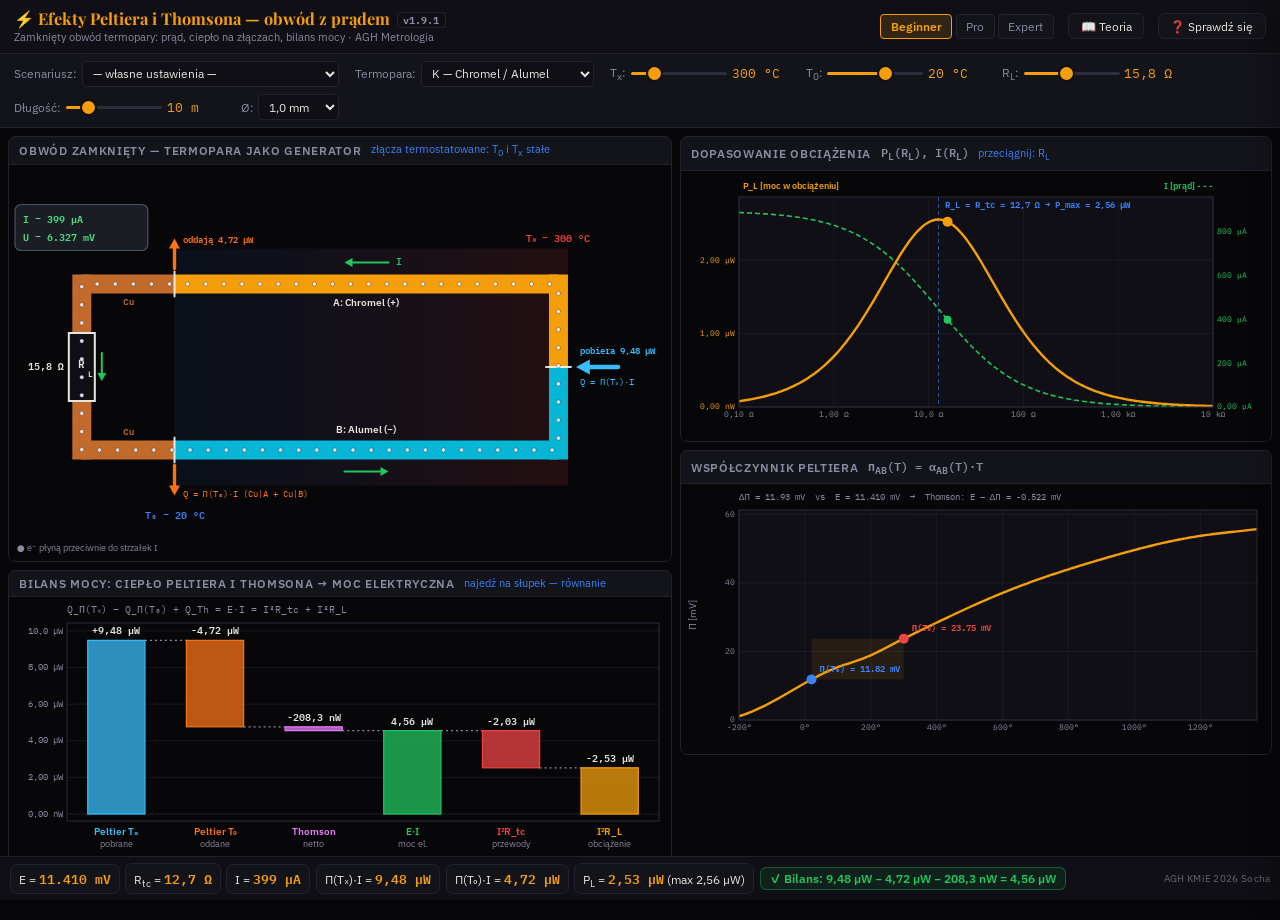
<file: PeltierThomson.html>
<!DOCTYPE html>
<html lang="pl">
<head>
<meta charset="UTF-8">
<meta name="viewport" content="width=device-width,initial-scale=1">
<title>Efekty Peltiera i Thomsona v1.9.1</title>
<link href="https://fonts.googleapis.com/css2?family=IBM+Plex+Sans:wght@400;500;600&family=IBM+Plex+Mono:wght@400;600&family=Playfair+Display:wght@700&display=swap" rel="stylesheet">
<style>
:root{
  --bg:#07070a;--surf:#0f0f15;--card:#13131a;--border:#22222e;--border2:#2d2d3d;
  --text:#e8e4de;--muted:#8a8aa0;--amber:#f59e0b;--red:#ef4444;
  --cyan:#06b6d4;--green:#22c55e;--blue:#3b82f6;--purple:#a855f7;
  --heatIn:#38bdf8;--heatOut:#f97316;--thom:#e879f9;
  color-scheme:dark;
}
body.light{
  --bg:#f4f3ee;--surf:#fffef9;--card:#eceae3;--border:#d0cdc4;--border2:#c4c0b8;
  --text:#1a1917;--muted:#6b6559;--amber:#b45309;--red:#dc2626;
  --cyan:#0e7490;--green:#16a34a;--blue:#1d4ed8;--purple:#7e22ce;
  --heatIn:#0369a1;--heatOut:#c2410c;--thom:#a21caf;
  color-scheme:light;
}
*{box-sizing:border-box;margin:0;padding:0;}
body{font-family:'IBM Plex Sans',system-ui,sans-serif;background:var(--bg);color:var(--text);}
header{background:var(--surf);border-bottom:1px solid var(--border);padding:.55rem .9rem;display:flex;align-items:center;flex-wrap:wrap;gap:.5rem .9rem;}
.ht{flex:1 1 240px;min-width:0;}
.ht h1{font-family:'Playfair Display',Georgia,serif;font-size:1.02rem;color:var(--amber);line-height:1.2;}
.ht p{font-size:.68rem;color:var(--muted);margin-top:.1rem;}
.lvl{display:flex;gap:.2rem;}
.vtag{font-family:'IBM Plex Mono',monospace;font-size:.62rem;color:var(--muted);border:1px solid var(--border);border-radius:3px;padding:.05rem .35rem;margin-left:.4rem;vertical-align:middle;}
.lvl button{background:var(--card);border:1px solid var(--border);color:var(--muted);font:inherit;font-size:.74rem;padding:.25rem .6rem;border-radius:4px;cursor:pointer;}
.lvl button.active{border-color:var(--amber);color:var(--amber);background:rgba(245,158,11,.15);font-weight:600;}
.lvl button[disabled]{opacity:.5;cursor:not-allowed;}
.btn{background:var(--card);border:1px solid var(--border);color:var(--text);font-size:.76rem;padding:.28rem .7rem;border-radius:.4rem;cursor:pointer;font-family:inherit;}
.btn:hover{border-color:var(--amber);}
.cbar{background:var(--card);border-bottom:1px solid var(--border);padding:.45rem .9rem;display:flex;flex-wrap:wrap;gap:.45rem 1rem;align-items:center;}
.ci{display:flex;align-items:center;gap:.3rem;font-size:.76rem;}
.ci label{color:var(--muted);white-space:nowrap;}
.ci select{background:var(--surf);border:1px solid var(--border);color:var(--text);font-size:.76rem;padding:.22rem .35rem;border-radius:4px;font-family:inherit;}
.ci input[type=range]{width:96px;-webkit-appearance:none;appearance:none;height:3px;border-radius:2px;outline:none;cursor:pointer;
  background:linear-gradient(90deg,var(--amber) var(--pct,50%),var(--border2) var(--pct,50%));}
.ci input[type=range]::-webkit-slider-thumb{-webkit-appearance:none;width:13px;height:13px;background:var(--amber);border-radius:50%;box-shadow:0 0 0 2px var(--surf);}
.ci input[type=range]::-moz-range-thumb{width:13px;height:13px;background:var(--amber);border-radius:50%;border:2px solid var(--surf);}
.vb{font-family:'IBM Plex Mono',monospace;font-size:.82rem;color:var(--amber);min-width:3.6rem;}
.tip{position:fixed;z-index:300;pointer-events:none;display:none;max-width:330px;background:var(--card);border:1px solid var(--border2);border-radius:6px;
  padding:.45rem .6rem;font-size:.74rem;line-height:1.45;box-shadow:0 6px 20px rgba(0,0,0,.35);color:var(--text);}
.tip b{color:var(--amber);} .tip code{display:block;font-family:'IBM Plex Mono',monospace;font-size:.72rem;color:var(--cyan);margin:.2rem 0;white-space:normal;}
.tip .tn{color:var(--muted);font-size:.7rem;}
canvas.drag{cursor:ew-resize;touch-action:none;} canvas.drag2{cursor:move;touch-action:none;} canvas.hov{cursor:help;}
.pnote{display:none;background:rgba(59,130,246,.08);border-bottom:1px solid var(--border);padding:.35rem .9rem;font-size:.76rem;line-height:1.45;}
.pnote.on{display:block;}
.pnote b{color:var(--amber);}
.main{padding:.5rem;display:grid;grid-template-columns:minmax(0,1.12fr) minmax(0,1fr);gap:.5rem;align-items:start;}
.col{display:flex;flex-direction:column;gap:.5rem;min-width:0;}
@media(max-width:960px){.main{grid-template-columns:minmax(0,1fr);}}
.panel{background:var(--surf);border:1px solid var(--border);border-radius:.45rem;overflow:hidden;min-width:0;}
.ptitle{padding:.32rem .65rem;background:var(--card);border-bottom:1px solid var(--border);font-size:.72rem;text-transform:uppercase;letter-spacing:.06em;color:var(--muted);font-weight:600;
  display:flex;align-items:center;flex-wrap:wrap;gap:.25rem .6rem;}
.ptitle .f{text-transform:none;letter-spacing:0;font-family:'IBM Plex Mono',monospace;font-weight:600;}
.ptitle .hint{font-size:.68rem;color:var(--blue);text-transform:none;letter-spacing:0;font-weight:400;}
canvas{display:block;width:100%;}
#cCirc{height:clamp(270px,44vh,470px);}
#cBal{height:clamp(220px,30vh,320px);}
#cLoad,#cPi{height:clamp(220px,30vh,320px);}
#cMod{height:clamp(300px,46vh,480px);}
#cProBal{height:clamp(220px,30vh,320px);}
#cTcI,#cQI,#cCOP{height:clamp(200px,25vh,270px);}
#cCab{height:clamp(270px,36vh,360px);}
#cXT,#cXD,#cXQ,#cMu{height:clamp(200px,27vh,290px);}
.rbar{display:flex;flex-wrap:wrap;gap:.35rem;padding:.4rem .6rem;align-items:center;background:var(--surf);border-top:1px solid var(--border);position:sticky;bottom:0;z-index:50;}
.rc{background:var(--card);border:1px solid var(--border);border-radius:.4rem;padding:.2rem .5rem;font-size:.72rem;}
.rv{font-family:'IBM Plex Mono',monospace;font-weight:600;font-size:.8rem;color:var(--amber);}
.aha{background:rgba(34,197,94,.1);border:1px solid rgba(34,197,94,.35);color:var(--green);border-radius:.4rem;padding:.2rem .55rem;font-size:.72rem;font-weight:600;}
.aff{margin-left:auto;font-size:.62rem;color:var(--muted);opacity:.7;letter-spacing:.03em;white-space:nowrap;}
.docs-overlay{position:fixed;top:0;right:0;bottom:0;width:min(580px,100vw);background:var(--surf);border-left:1px solid var(--border);
  transform:translateX(100%);transition:transform .3s;z-index:200;display:flex;flex-direction:column;}
.docs-overlay.open{transform:translateX(0);}
.docs-hdr{padding:.6rem 1rem;border-bottom:1px solid var(--border);display:flex;align-items:center;gap:.5rem;}
.docs-hdr h2{flex:1;font-size:.95rem;color:var(--amber);font-family:'Playfair Display',Georgia,serif;}
.docs-body{flex:1;overflow-y:auto;padding:.85rem 1rem 2rem;font-size:.8rem;line-height:1.65;}
.docs-body h3{color:var(--amber);font-size:.86rem;margin:1.1rem 0 .35rem;font-weight:600;}
.docs-body h3:first-child{margin-top:0;}
.docs-body p{margin-bottom:.45rem;}
.docs-body ul,.docs-body ol{padding-left:1.2rem;margin-bottom:.45rem;}
.docs-body li{margin-bottom:.2rem;}
.docs-body a{color:var(--blue);}
.formula{background:var(--card);border:1px solid var(--border);border-left:3px solid var(--amber);border-radius:.3rem;padding:.3rem .5rem;font-family:'IBM Plex Mono',monospace;font-size:.74rem;color:var(--cyan);margin:.3rem 0 .5rem;line-height:1.5;}
.hi{color:var(--amber);font-weight:600;}
.ref{font-size:.7rem;color:var(--muted);vertical-align:super;}
.note{font-size:.72rem;color:var(--muted);}
/* >>> QUIZ-CSS: tools/quiz/style.css */
/* QUIZ */
.quiz-ov{position:fixed;top:0;right:0;bottom:0;width:min(580px,100vw);background:var(--surf);border-left:1px solid var(--border);
  transform:translateX(100%);transition:transform .3s;z-index:260;display:flex;flex-direction:column;box-shadow:-8px 0 24px rgba(0,0,0,.25);}
.quiz-ov.open{transform:translateX(0);}
.qz-hdr{padding:.6rem 1rem;border-bottom:1px solid var(--border);display:flex;align-items:center;gap:.6rem;}
.qz-hdr h2{flex:1;font-size:.95rem;color:var(--amber);font-family:'Playfair Display',Georgia,serif;}
.qz-prog{font-family:'IBM Plex Mono',monospace;font-size:.75rem;color:var(--muted);}
.qz-body{flex:1;overflow-y:auto;padding:1rem 1.1rem 2rem;font-size:.84rem;line-height:1.6;}
.qz-topic{font-size:.66rem;text-transform:uppercase;letter-spacing:.07em;color:var(--muted);font-weight:600;margin-bottom:.35rem;}
.qz-q{font-size:.92rem;margin-bottom:.8rem;font-weight:500;}
.qz-opts{display:flex;flex-direction:column;gap:.4rem;}
.qz-opt{display:flex;gap:.6rem;align-items:flex-start;text-align:left;background:var(--card);border:1px solid var(--border);color:var(--text);
  padding:.5rem .65rem;border-radius:.45rem;cursor:pointer;font:inherit;font-size:.82rem;line-height:1.45;}
.qz-opt:hover:not([disabled]){border-color:var(--amber);}
.qz-opt[disabled]{cursor:default;}
.qz-opt.ok{border-color:var(--green);background:rgba(34,197,94,.12);}
.qz-opt.bad{border-color:var(--red);background:rgba(239,68,68,.12);}
.qz-opt.dim{opacity:.55;}
.qz-l{font-family:'IBM Plex Mono',monospace;font-weight:600;color:var(--amber);flex-shrink:0;}
.qz-fb{margin-top:.8rem;padding:.55rem .7rem;border-radius:.45rem;border-left:3px solid;background:var(--card);font-size:.8rem;}
.qz-fb.ok{border-color:var(--green);} .qz-fb.bad{border-color:var(--red);}
.qz-nav{display:flex;gap:.5rem;justify-content:flex-end;flex-wrap:wrap;margin-top:1rem;}
.qz-btn{background:var(--card);border:1px solid var(--border);color:var(--text);font:inherit;font-size:.78rem;padding:.35rem .8rem;border-radius:.4rem;cursor:pointer;}
.qz-btn:hover:not([disabled]){border-color:var(--amber);}
.qz-btn[disabled]{opacity:.4;cursor:default;}
.qz-btn.qz-pri{border-color:var(--amber);color:var(--amber);font-weight:600;}
.qz-sum{text-align:center;padding-top:2rem;}
.qz-score{font-family:'IBM Plex Mono',monospace;font-size:2.4rem;color:var(--amber);font-weight:600;}
.qz-pct{font-size:1rem;color:var(--muted);margin-bottom:.8rem;}
.qz-sum p{margin-bottom:1.2rem;}
#qzBack{display:none;position:fixed;left:12px;bottom:58px;z-index:255;background:var(--amber);color:#000;border:none;font:inherit;
  font-size:.78rem;font-weight:600;padding:.4rem .8rem;border-radius:2rem;cursor:pointer;box-shadow:0 4px 14px rgba(0,0,0,.35);}
/* <<< QUIZ-CSS */

</style>
</head>
<body>
<header>
  <div class="ht">
    <h1><span id="hTitle">⚡ Efekty Peltiera i Thomsona — obwód z prądem</span><span class="vtag">v1.9.1</span></h1>
    <p id="hSub">Zamknięty obwód termopary: prąd, ciepło na złączach, bilans mocy · AGH Metrologia</p>
  </div>
  <div class="lvl" id="lvlBtns" title="Poziom szczegółowości">
    <button class="active" data-l="beginner" onclick="setLevel('beginner')">Beginner</button>
    <button data-l="pro" onclick="setLevel('pro')" title="Moduł Peltiera (TEC): chłodzenie i grzanie">Pro</button>
    <button data-l="expert" onclick="setLevel('expert')" title="Przewód Thomsona: model przewodzenia ciepła">Expert</button>
  </div>
  <button class="btn" onclick="toggleDocs()">📖 Teoria</button>
  <button class="btn" onclick="Quiz.open()">❓ Sprawdź się</button>
</header>

<div id="begUI">
<div class="cbar">
  <div class="ci"><label for="selPre">Scenariusz:</label>
    <select id="selPre" onchange="applyPreset(this.value)">
      <option value="">— własne ustawienia —</option>
      <option value="match">⚖️ Dopasowanie mocy (R_L = R_tc)</option>
      <option value="volt">🔎 Pomiar woltomierzem (10 kΩ)</option>
      <option value="short">⚡ Zwarcie termopary</option>
      <option value="body">🩺 Cienka sonda w 37 °C</option>
      <option value="thick">🔋 Krótka i gruba — moc w mW</option>
      <option value="typeE">📈 Typ E — największa SEM</option>
      <option value="typeT">🌀 Typ T — silny efekt Thomsona</option>
      <option value="k1300">🔄 K w 1300 °C — Thomson zmienia znak</option>
      <option value="s1500">🏭 Platyna w 1500 °C</option>
    </select></div>
  <div class="ci"><label for="selType">Termopara:</label>
    <select id="selType" onchange="setType(this.value)">
      <option value="K" selected>K — Chromel / Alumel</option>
      <option value="J">J — Fe / Konstantan</option>
      <option value="T">T — Cu / Konstantan</option>
      <option value="E">E — Chromel / Konstantan</option>
      <option value="N">N — Nicrosil / Nisil</option>
      <option value="S">S — Pt-10%Rh / Pt</option>
    </select></div>
  <div class="ci"><label for="slTx">T<sub>x</sub>:</label>
    <input type="range" id="slTx" min="30" max="1372" step="1" value="300" oninput="setState('Tx',+this.value)">
    <span class="vb" id="vTx">300 °C</span></div>
  <div class="ci"><label for="slT0">T<sub>0</sub>:</label>
    <input type="range" id="slT0" min="-30" max="50" step="1" value="20" oninput="setState('T0',+this.value)">
    <span class="vb" id="vT0">20 °C</span></div>
  <div class="ci"><label for="slRL">R<sub>L</sub>:</label>
    <input type="range" id="slRL" min="0" max="100" step="0.5" value="44" oninput="setState('rlPos',+this.value)">
    <span class="vb" id="vRL" style="min-width:4.6rem"></span></div>
  <div class="ci"><label for="slL">Długość:</label>
    <input type="range" id="slL" min="0.5" max="50" step="0.5" value="10" oninput="setState('L',+this.value)">
    <span class="vb" id="vL">10 m</span></div>
  <div class="ci"><label for="selD">Ø:</label>
    <select id="selD" onchange="setState('d',+this.value)">
      <option value="0.25">0,25 mm</option><option value="0.5">0,5 mm</option><option value="1" selected>1,0 mm</option>
      <option value="1.5">1,5 mm</option><option value="3.2">3,2 mm</option>
    </select></div>
</div>

<div class="pnote" id="pNote"></div>
<div class="main">
  <div class="col">
    <div class="panel">
      <div class="ptitle">Obwód zamknięty — termopara jako generator
        <span class="hint">złącza termostatowane: T<sub>0</sub> i T<sub>x</sub> stałe</span></div>
      <canvas id="cCirc"></canvas>
    </div>
    <div class="panel">
      <div class="ptitle">Bilans mocy: ciepło Peltiera i Thomsona → moc elektryczna <span class="hint">najedź na słupek — równanie</span></div>
      <canvas id="cBal"></canvas>
    </div>
  </div>
  <div class="col">
    <div class="panel">
      <div class="ptitle">Dopasowanie obciążenia <span class="f">P<sub>L</sub>(R<sub>L</sub>), I(R<sub>L</sub>)</span> <span class="hint">przeciągnij: R<sub>L</sub></span></div>
      <canvas id="cLoad"></canvas>
    </div>
    <div class="panel">
      <div class="ptitle">Współczynnik Peltiera <span class="f">Π<sub>AB</sub>(T) = α<sub>AB</sub>(T)·T</span></div>
      <canvas id="cPi"></canvas>
    </div>
  </div>
</div>
</div>

<div id="proUI" hidden>
<div class="cbar">
  <div class="ci"><label for="selProPre">Scenariusz:</label>
    <select id="selProPre" onchange="applyProPreset(this.value)">
      <option value="">— własne ustawienia —</option>
      <option value="std">❄️ Typowy moduł 127 par, 20 W</option>
      <option value="dtmax">📉 Maksymalna różnica temperatur</option>
      <option value="over">⚠️ Za duży prąd</option>
      <option value="copopt">♻️ Najlepsza sprawność przy ΔT = 20 K</option>
      <option value="heat">🔥 Odwrócony prąd — grzanie</option>
      <option value="bio">🧪 Próbki biologiczne w 4 °C</option>
      <option value="laser">🔦 Stabilizacja diody laserowej</option>
      <option value="metal">🔩 Chromel–alumel zamiast Bi₂Te₃</option>
    </select></div>
  <div class="ci"><label for="selMat">Materiał:</label>
    <select id="selMat" onchange="setPro('mat',this.value)">
      <option value="bite">Bi₂Te₃ (p/n)</option><option value="K">Chromel / Alumel (K)</option>
    </select></div>
  <div class="ci"><label for="slI">Prąd I:</label>
    <input type="range" id="slI" oninput="setPro('I',+this.value)"><span class="vb" id="vI"></span></div>
  <div class="ci"><label for="slQL">Ciepło z obiektu Q<sub>c</sub>:</label>
    <input type="range" id="slQL" oninput="setPro('QL',+this.value)"><span class="vb" id="vQL"></span></div>
  <div class="ci"><label for="slTh">T<sub>h</sub> (radiator):</label>
    <input type="range" id="slTh" min="-10" max="90" step="1" oninput="setPro('Th',+this.value)"><span class="vb" id="vTh"></span></div>
  <div class="ci"><label for="selN">Pary N:</label>
    <select id="selN" onchange="setPro('N',+this.value)">
      <option value="31">31</option><option value="71">71</option><option value="127">127</option><option value="254">254</option>
    </select></div>
  <div class="ci"><label for="slA">Bok nogi a:</label>
    <input type="range" id="slA" min="0.5" max="2.5" step="0.05" oninput="setPro('a',+this.value)"><span class="vb" id="vA"></span></div>
  <div class="ci"><label for="slLl">Wysokość nogi:</label>
    <input type="range" id="slLl" min="0.5" max="3" step="0.05" oninput="setPro('L',+this.value)"><span class="vb" id="vLl"></span></div>
</div>
<div class="pnote" id="pNoteP"></div>
<div class="main">
  <div class="col">
    <div class="panel">
      <div class="ptitle">Moduł Peltiera — przekrój
        <span class="hint">strona gorąca na idealnym radiatorze: T<sub>h</sub> stała</span></div>
      <canvas id="cMod"></canvas>
    </div>
    <div class="panel">
      <div class="ptitle">Bilans cieplny modułu <span class="hint">najedź na słupek — równanie</span></div>
      <canvas id="cProBal"></canvas>
    </div>
  </div>
  <div class="col">
    <div class="panel">
      <div class="ptitle">Temperatura strony zimnej <span class="f">T<sub>c</sub>(I)</span> <span class="hint">przeciągnij: prąd I</span></div>
      <canvas id="cTcI"></canvas>
    </div>
    <div class="panel">
      <div class="ptitle">Wydajność chłodzenia <span class="f">Q<sub>c</sub>(I)</span> przy stałym ΔT <span class="hint">przeciągnij punkt: I i Q<sub>c</sub></span></div>
      <canvas id="cQI"></canvas>
    </div>
    <div class="panel">
      <div class="ptitle">Współczynnik wydajności <span class="f">COP(I)</span> <span class="hint">przeciągnij: prąd I</span></div>
      <canvas id="cCOP"></canvas>
    </div>
  </div>
</div>
</div>


<div id="expUI" hidden>
<div class="cbar">
  <div class="ci"><label for="selExpPre">Scenariusz:</label>
    <select id="selExpPre" onchange="applyExpPreset(this.value)">
      <option value="">— własne ustawienia —</option>
      <option value="thomson">🔬 Metoda Thomsona (K, 400 °C)</option>
      <option value="k1000">🔄 K do 1000 °C — μ zmienia znak</option>
      <option value="typeT">🌀 Typ T — duży współczynnik Thomsona</option>
      <option value="typeS">🏭 Typ S — platyna do 1200 °C</option>
      <option value="gen">⚡ Prąd własny termopary (zwarcie)</option>
      <option value="zero">⭕ Bez prądu</option>
    </select></div>
  <div class="ci"><label for="selXType">Termopara:</label>
    <select id="selXType" onchange="setExp('type',this.value)">
      <option value="K">K</option><option value="J">J</option><option value="T">T</option><option value="E">E</option><option value="N">N</option><option value="S">S</option>
    </select></div>
  <div class="ci"><label for="slXT0">T<sub>0</sub>:</label>
    <input type="range" id="slXT0" min="-30" max="50" step="1" oninput="setExp('T0',+this.value)"><span class="vb" id="vXT0"></span></div>
  <div class="ci"><label for="slXTx">T<sub>x</sub>:</label>
    <input type="range" id="slXTx" min="30" max="1372" step="1" oninput="setExp('Tx',+this.value)"><span class="vb" id="vXTx"></span></div>
  <div class="ci"><label for="slXL">Długość:</label>
    <input type="range" id="slXL" min="5" max="100" step="1" oninput="setExp('L',this.value/100)"><span class="vb" id="vXL"></span></div>
  <div class="ci"><label for="selXD">Ø przewodów:</label>
    <select id="selXD" onchange="setExp('d',+this.value)">
      <option value="0.25">0,25 mm</option><option value="0.5">0,5 mm</option><option value="1">1,0 mm</option>
    </select></div>
  <div class="ci"><label for="slXI">Prąd I:</label>
    <input type="range" id="slXI" oninput="setExp('I',+this.value)"><span class="vb" id="vXI"></span>
    <button class="btn" onclick="flipI()" title="Odwróć kierunek prądu">⇄</button></div>
</div>
<div class="pnote" id="pNoteX"></div>
<div class="main">
  <div class="col">
    <div class="panel">
      <div class="ptitle">Termopara płaszczowa między kąpielą a piecem
        <span class="hint">prąd z zewnętrznego źródła; oba przewody w jednym płaszczu</span></div>
      <canvas id="cCab"></canvas>
    </div>
    <div class="panel">
      <div class="ptitle">Rozkład temperatury <span class="f">T(x)</span> dla +I i −I</div>
      <canvas id="cXT"></canvas>
    </div>
  </div>
  <div class="col">
    <div class="panel">
      <div class="ptitle">Rozdzielenie efektów: Joule (parzysty w I) i Thomson (nieparzysty)</div>
      <canvas id="cXD"></canvas>
    </div>
    <div class="panel">
      <div class="ptitle">Ciepło na jednostkę długości <span class="f">q(x)</span></div>
      <canvas id="cXQ"></canvas>
    </div>
    <div class="panel">
      <div class="ptitle">Współczynnik Thomsona pary <span class="f">μ<sub>AB</sub>(T)</span> <span class="hint">przeciągnij krawędź pasa: T<sub>0</sub> lub T<sub>x</sub></span></div>
      <canvas id="cMu"></canvas>
    </div>
  </div>
</div>
</div>
<div class="rbar" id="rbar"></div>
<div class="tip" id="tip"></div>

<div class="docs-overlay" id="docsOverlay">
  <div class="docs-hdr"><h2>📖 Peltier i Thomson — teoria</h2><button class="btn" onclick="toggleDocs()">✕ Zamknij</button></div>
  <div class="docs-body" id="explDiv"></div>
</div>

<script>
'use strict';
const g=id=>document.getElementById(id);
const tv=v=>getComputedStyle(document.body).getPropertyValue(v).trim();
const isDark=()=>!document.body.classList.contains('light');
const clamp=(lo,hi,v)=>Math.max(lo,Math.min(hi,v));
const FONT="'IBM Plex Sans',system-ui,sans-serif", MONO="'IBM Plex Mono',ui-monospace,monospace";

/* >>> NIST: kopia z SymulatorTermopary.html — nie edytować tutaj, uruchom tools/build.py */
// ============================================================
// NIST ITS-90 — funkcje referencyjne E(T) [mV], T w °C, złącze odniesienia 0 °C
// Źródło: NIST Monograph 175 (1993), współczynniki c_i (i a_i dla typu K).
// Wielomiany zastąpiły tablice 100-stopniowe: interpolacja liniowa dawała
// błędy do ~0,1 mV i schodkowy wykres czułości α(T).
// ============================================================
const TC = {
  K:{name:'Chromel/Alumel (K)',mat:'Ni-Cr / Ni-Al',range:[-200,1372],color:'#f59e0b',seg:[
    {hi:0,c:[0,0.394501280250E-01,0.236223735980E-04,-0.328589067840E-06,-0.499048287770E-08,-0.675090591730E-10,-0.574103274280E-12,-0.310888728940E-14,-0.104516093650E-16,-0.198892668780E-19,-0.163226974860E-22]},
    {hi:1372,c:[-0.176004136860E-01,0.389212049750E-01,0.185587700320E-04,-0.994575928740E-07,0.318409457190E-09,-0.560728448890E-12,0.560750590590E-15,-0.320207200030E-18,0.971511471520E-22,-0.121047212750E-25],a:[0.118597600000E+00,-0.118343200000E-03,0.126968600000E+03]}]},
  J:{name:'Żelazo/Konstantan (J)',mat:'Fe / Cu-Ni',range:[-210,1200],color:'#06b6d4',seg:[
    {hi:760,c:[0,0.503811878150E-01,0.304758369300E-04,-0.856810657200E-07,0.132281952950E-09,-0.170529583370E-12,0.209480906970E-15,-0.125383953360E-18,0.156317256970E-22]},
    {hi:1200,c:[0.296456256810E+03,-0.149761277860E+01,0.317871039240E-02,-0.318476867010E-05,0.157208190040E-08,-0.306913690560E-12]}]},
  T:{name:'Miedź/Konstantan (T)',mat:'Cu / Cu-Ni',range:[-250,400],color:'#22c55e',seg:[
    {hi:0,c:[0,0.387481063640E-01,0.441944343470E-04,0.118443231050E-06,0.200329735540E-07,0.901380195590E-09,0.226511565930E-10,0.360711542050E-12,0.384939398830E-14,0.282135219250E-16,0.142515947790E-18,0.487686622860E-21,0.107955392700E-23,0.139450270620E-26,0.797951539270E-30]},
    {hi:400,c:[0,0.387481063640E-01,0.332922278800E-04,0.206182434040E-06,-0.218822568460E-08,0.109968809280E-10,-0.308157587720E-13,0.454791352900E-16,-0.275129016730E-19]}]},
  E:{name:'Chromel/Konstantan (E)',mat:'Ni-Cr / Cu-Ni',range:[-200,1000],color:'#c026d3',seg:[
    {hi:0,c:[0,0.586655087080E-01,0.454109771240E-04,-0.779980486860E-06,-0.258001608430E-07,-0.594525830570E-09,-0.932140586670E-11,-0.102876055340E-12,-0.803701236210E-15,-0.439794973910E-17,-0.164147763550E-19,-0.396736195160E-22,-0.558273287210E-25,-0.346578420130E-28]},
    {hi:1000,c:[0,0.586655087100E-01,0.450322755820E-04,0.289084072120E-07,-0.330568966520E-09,0.650244032700E-12,-0.191974955040E-15,-0.125366004970E-17,0.214892175690E-20,-0.143880417820E-23,0.359608994810E-27]}]},
  N:{name:'Nicrosil/Nisil (N)',mat:'Ni-Cr-Si / Ni-Si',range:[-200,1300],color:'#10b981',seg:[
    {hi:0,c:[0,0.261591059620E-01,0.109574842280E-04,-0.938411115540E-07,-0.464120397590E-10,-0.263033577160E-11,-0.226534380030E-13,-0.760893007910E-16,-0.934196678350E-19]},
    {hi:1300,c:[0,0.259293946010E-01,0.157101418800E-04,0.438256272370E-07,-0.252611697940E-09,0.643118193390E-12,-0.100634715190E-14,0.997453389920E-18,-0.608632456070E-21,0.208492293390E-24,-0.306821961510E-28]}]},
  S:{name:'Pt-10%Rh / Pt (S)',mat:'Pt-10%Rh / Pt',range:[-50,1768],color:'#ef4444',seg:[
    {hi:1064.18,c:[0,0.540313308631E-02,0.125934289740E-04,-0.232477968689E-07,0.322028823036E-10,-0.331465196389E-13,0.255744251786E-16,-0.125068871393E-19,0.271443176145E-23]},
    {hi:1664.5,c:[0.132900444085E+01,0.334509311344E-02,0.654805192818E-05,-0.164856259209E-08,0.129989605174E-13]},
    {hi:1768.1,c:[0.146628232636E+03,-0.258430516752E+00,0.163693574641E-03,-0.330439046987E-07,-0.943223690612E-14]}]}
};

// Wybór odcinka wielomianu dla temperatury T
function tcSeg(d,T){for(const q of d.seg){if(T<=q.hi)return q;}return d.seg[d.seg.length-1];}

// E(T) [mV] wg NIST ITS-90 (T ograniczona do zakresu typu)
function emf(type,T){
  const d=TC[type]; if(!d) return 0;
  T=Math.max(d.range[0],Math.min(d.range[1],T));
  const q=tcSeg(d,T);
  let e=0; for(let i=q.c.length-1;i>=0;i--) e=e*T+q.c[i];
  if(q.a) e+=q.a[0]*Math.exp(q.a[1]*(T-q.a[2])*(T-q.a[2]));
  return e;
}

// Czułość Seebecka α(T)=dE/dT [µV/°C] — pochodna analityczna (ciągła)
function alpha(type,T){
  const d=TC[type]; if(!d) return 0;
  T=Math.max(d.range[0],Math.min(d.range[1],T));
  const q=tcSeg(d,T);
  let de=0; for(let i=q.c.length-1;i>=1;i--) de=de*T+i*q.c[i];
  if(q.a){const u=T-q.a[2]; de+=q.a[0]*Math.exp(q.a[1]*u*u)*2*q.a[1]*u;}
  return de*1000;
}

// T(E) — funkcja odwrotna: bisekcja (E(T) monotoniczna w zakresie) + Newton
function tempFromEmf(type,E){
  const d=TC[type]; if(!d) return 0;
  let lo=d.range[0], hi=d.range[1];
  if(E<=emf(type,lo)) return lo;
  if(E>=emf(type,hi)) return hi;
  for(let k=0;k<40;k++){const m=(lo+hi)/2; if(emf(type,m)<E) lo=m; else hi=m;}
  let T=(lo+hi)/2;
  for(let k=0;k<3;k++){const a=alpha(type,T)/1000; if(a>0) T-=(emf(type,T)-E)/a;}
  return T;
}
/* <<< NIST */

/* ── PRZEWODY: składy i rezystywności (20 °C, stałe w modelu) ──────────────
   ρ [nΩ·m]: Omega Engineering, Thermocouple Technical Reference, s. Z-49
   (Ω·cmil/ft × 1,6624); Nicrosil, Nisil: karty materiałowe Kanthal.
   Kolory jak w zakładce „Efekt Seebecka”; A = przewód dodatni wg NIST.            */
const LEGS={
  K:{A:{name:'Chromel',  rho:706, c:'#f59e0b'}, B:{name:'Alumel',     rho:294, c:'#06b6d4'}},
  J:{A:{name:'Żelazo',   rho:100, c:'#ef4444'}, B:{name:'Konstantan', rho:489, c:'#a855f7'}},
  T:{A:{name:'Miedź',    rho:15.4,c:'#c26a2b'}, B:{name:'Konstantan', rho:489, c:'#a855f7'}},
  E:{A:{name:'Chromel',  rho:706, c:'#f59e0b'}, B:{name:'Konstantan', rho:489, c:'#a855f7'}},
  N:{A:{name:'Nicrosil', rho:1000,c:'#f97316'}, B:{name:'Nisil',      rho:365, c:'#8b5cf6'}},
  S:{A:{name:'Pt-10%Rh', rho:185, c:'#d6b67a'}, B:{name:'Platyna',    rho:98.3,c:'#c4c4c4'}},
};

/* ── STAN ── */
const S={level:'beginner',type:'K',Tx:300,T0:20,rlPos:44,L:10,d:1};
let needDraw=true, active=true, docsOpen=false;
const RL=()=>Math.pow(10,-1+5*S.rlPos/100);   // rlPos ciągłe (presety), suwak co 1                 // 0,1 Ω … 10 kΩ (skala log)
function setState(k,v){S[k]=v; clearPreset(); syncUI(); needDraw=true;}
function applyType(t){
  S.type=t; g('selType').value=t; const r=TC[t].range;
  const sl=g('slTx'); sl.max=r[1]; sl.min=Math.max(30,S.T0+10);
  if(S.Tx>+sl.max) S.Tx=+sl.max;
}
function setType(t){applyType(t); clearPreset(); syncUI(); needDraw=true;}

/* ── SCENARIUSZE ── rl: rezystancja obciążenia [Ω] lub 'match' (R_L = R_tc) */
const PRESETS={
  match:{type:'K',Tx:300,T0:20,L:10,d:1,rl:'match',
    note:'<b>Dopasowanie mocy.</b> R<sub>L</sub> = R<sub>tc</sub>: obciążenie dostaje maksymalną moc E²/(4R<sub>tc</sub>), a druga połowa mocy elektrycznej grzeje przewody termopary. Sprawność dopasowanego źródła wynosi więc co najwyżej 50 %.'},
  volt:{type:'K',Tx:300,T0:20,L:10,d:1,rl:1e4,
    note:'<b>Pomiar woltomierzem.</b> R<sub>L</sub> ≫ R<sub>tc</sub>: prąd ok. 1 µA, U ≈ E, a ciepło Peltiera spada do nanowatów. Tak powinien działać tor pomiarowy z zakładki „Symulator pomiaru”.'},
  short:{type:'K',Tx:300,T0:20,L:10,d:1,rl:0.1,
    note:'<b>Zwarcie.</b> Prąd i ciepło Peltiera są największe: spoina traci ok. 21 µW. Niemal cała moc elektryczna wydziela się jednak w przewodach termopary — obciążenie dostaje prawie nic.'},
  body:{type:'T',Tx:37,T0:20,L:2,d:0.25,rl:0.1,
    note:'<b>Cienka sonda typu T w 37 °C</b> (pomiary biomedyczne). Nawet przy zwartej sondzie prąd chłodzi spoinę tylko ułamkiem mikrowata. W obwodzie z woltomierzem efekt jest jeszcze mniejszy o kilka rzędów — termopara nie zaburza temperatury tkanki przez efekt Peltiera.'},
  thick:{type:'K',Tx:1000,T0:20,L:0.5,d:3.2,rl:0.1,
    note:'<b>Krótka i gruba termopara.</b> R<sub>tc</sub> ≈ 0,06 Ω, obciążenie 0,1 Ω: prąd ok. 0,25 A, moc w obciążeniu ok. 6 mW, ciepło Peltiera w spoinie ok. 12 mW. Tak zasilano niegdyś zawory gazowe z płomienia pilotowego. W rzeczywistości przepływ ciepła przez gruby przewód schłodziłby spoinę — tego Beginner nie modeluje.'},
  typeE:{type:'E',Tx:800,T0:20,L:10,d:1,rl:'match',
    note:'<b>Typ E</b> ma największą czułość wśród typów znormalizowanych: E ≈ 60 mV przy 800 °C. Przy dopasowaniu moc wynosi ok. 59 µW — ponad 20 razy więcej niż typ K w 300 °C.'},
  typeT:{type:'T',Tx:350,T0:20,L:10,d:1,rl:'match',
    note:'<b>Typ T — silny efekt Thomsona.</b> Czułość Cu/konstantan mocno rośnie z temperaturą, więc ΔΠ jest wyraźnie większe od E. Przewody oddają ciepło Thomsona równe ok. 50 % mocy elektrycznej (słupek „Thomson”).'},
  k1300:{type:'K',Tx:1300,T0:20,L:10,d:1,rl:'match',
    note:'<b>K w 1300 °C — Thomson zmienia znak.</b> Czułość typu K ma maksimum ok. 42,7 µV/K przy ok. 530 °C, a wyżej maleje, więc ΔΠ < E i przewody <i>pobierają</i> ciepło Thomsona (+16 % mocy). Porównaj ze scenariuszem „Dopasowanie mocy” w 300 °C, gdzie ciepło jest oddawane.'},
  s1500:{type:'S',Tx:1500,T0:20,L:10,d:0.5,rl:'match',
    note:'<b>Platyna w 1500 °C.</b> Mała czułość (ok. 12 µV/K), więc moce są rzędu µW mimo wysokiej temperatury. Ciepło Thomsona to ok. 27 % mocy elektrycznej.'},
};
function clearPreset(){const s=g('selPre'); if(s) s.value=''; const n=g('pNote'); if(n) n.classList.remove('on');}
function applyPreset(k){
  const p=PRESETS[k]; if(!p){clearPreset(); return;}
  S.T0=p.T0; S.L=p.L; S.d=p.d; g('selD').value=String(p.d); applyType(p.type); S.Tx=p.Tx;
  const r=p.rl==='match'?model().Rtc:p.rl;
  S.rlPos=clamp(0,100,(Math.log10(r)+1)*20);
  g('selPre').value=k; const n=g('pNote'); n.innerHTML=p.note; n.classList.add('on');
  syncUI(); needDraw=true;
}
const LEVEL_TXT={beginner:['⚡ Efekty Peltiera i Thomsona — obwód z prądem','Zamknięty obwód termopary: prąd, ciepło na złączach, bilans mocy · AGH Metrologia'],
  pro:['❄️ Moduł Peltiera — chłodzenie i grzanie','Półprzewodnikowe pary p–n: pompowanie ciepła, optymalny prąd, ZT, COP · AGH Metrologia'],
  expert:['🌡️ Przewód Thomsona — przewodzenie ciepła z prądem','Ciepło Thomsona wzdłuż przewodu, metoda odwracania prądu, μ_AB(T) z NIST · AGH Metrologia']};
function setLevel(l){
  S.level=l; document.querySelectorAll('#lvlBtns button').forEach(b=>b.classList.toggle('active',b.dataset.l===l));
  g('begUI').hidden=l!=='beginner'; g('proUI').hidden=l!=='pro'; g('expUI').hidden=l!=='expert';
  g('hTitle').textContent=LEVEL_TXT[l][0]; g('hSub').textContent=LEVEL_TXT[l][1];
  if(typeof QUIZ_PRO!=='undefined'){QUIZ_Q=l==='pro'?QUIZ_PRO:l==='expert'?QUIZ_EXP:QUIZ_BEG; Quiz.restart();}
  if(docsOpen) updateExpl();
  needDraw=true;
}
function slPct(el){const mn=+el.min,mx=+el.max,v=+el.value; el.style.setProperty('--pct',((v-mn)/(mx-mn)*100)+'%');}
function fmtR(r){return dec(r>=1000?(r/1000).toFixed(r>=1e4?0:2)+' kΩ':r>=10?r.toFixed(r>=100?0:1)+' Ω':r.toFixed(2)+' Ω');}
function syncUI(){
  g('slTx').value=S.Tx; g('vTx').textContent=S.Tx+' °C';
  g('slT0').value=S.T0; g('vT0').textContent=S.T0+' °C';
  g('slRL').value=S.rlPos; g('vRL').textContent=fmtR(RL());
  g('slL').value=S.L; g('vL').textContent=S.L+' m';
  ['slTx','slT0','slRL','slL'].forEach(id=>slPct(g(id)));
}
function toggleDocs(){docsOpen=!docsOpen; g('docsOverlay').classList.toggle('open',docsOpen); if(docsOpen) updateExpl();}

/* ── FIZYKA ─────────────────────────────────────────────────────
   Kelvin: Π_AB(T) = α_AB(T)·T  [T w K]
   Generator: I = E/(R_tc + R_L). Ciepło pobrane w spoinie Q_h = Π(Tₓ)·I,
   oddane w złączach zimnych Q_c = Π(T₀)·I (łącznie Cu|A i Cu|B — prawo metalu pośredniego).
   Bilans: E·I = Q_h − Q_c + Q_Th, stąd Thomson netto Q_Th = I·(E − ΔΠ) (= −I∫(μ_A−μ_B)dT).
   E·I = I²R_tc + I²R_L. Jednostki: mV, Ω, mA → µW.                                   */
function model(){
  const L=LEGS[S.type], A=Math.PI*Math.pow(S.d*1e-3/2,2);   // m²
  const Rtc=S.L*(L.A.rho+L.B.rho)*1e-9/A;                  // Ω
  const Rl=RL(), E=emf(S.type,S.Tx)-emf(S.type,S.T0);      // mV
  const I=E/(Rtc+Rl);                                       // mA
  const PiX=alpha(S.type,S.Tx)*(S.Tx+273.15)/1000;          // mV
  const Pi0=alpha(S.type,S.T0)*(S.T0+273.15)/1000;          // mV
  const Qh=PiX*I, Qc=Pi0*I, Pel=E*I, Ptc=I*I*Rtc, Pl=I*I*Rl; // µW
  const Qth=Pel-(Qh-Qc);
  const Pmax=E*E/(4*Rtc);
  return {L,A,Rtc,Rl,E,I,PiX,Pi0,Qh,Qc,Qth,Pel,Ptc,Pl,Pmax,U:I*Rl};
}

/* ── POMOCNICZE ── */
let hovBar={cv:null,i:-1};
const nf=(v,d)=>v.toFixed(d).replace('.',',');
function rszC(c){const w=c.clientWidth,h=c.clientHeight; if(w<20||h<20) return [null,0,0];
  const dpr=window.devicePixelRatio||1, nw=Math.round(w*dpr), nh=Math.round(h*dpr);
  if(c.width!==nw||c.height!==nh){c.width=nw;c.height=nh;}
  const ctx=c.getContext('2d'); ctx.setTransform(dpr,0,0,dpr,0,0); return [ctx,w,h];}
function parseColor(s){if(s.startsWith('#')){const c=s.slice(1);return[parseInt(c.slice(0,2),16),parseInt(c.slice(2,4),16),parseInt(c.slice(4,6),16)];}
  const m=s.match(/rgba?\((\d+),\s*(\d+),\s*(\d+)/); return m?[+m[1],+m[2],+m[3]]:[128,128,128];}
function rgba(col,a){const [r,gg,b]=parseColor(col);return `rgba(${r},${gg},${b},${a})`;}
function txt(ctx,s,x,y,col,font,align,base){ctx.fillStyle=col;ctx.font=font;ctx.textAlign=align||'left';ctx.textBaseline=base||'alphabetic';ctx.fillText(s,x,y);}
function niceStep(range,n){const raw=range/n,p=Math.pow(10,Math.floor(Math.log10(raw))),f=raw/p;return (f<1.5?1:f<3?2:f<7?5:10)*p;}
function arrowLine(ctx,x1,y1,x2,y2,col,lw){
  const ang=Math.atan2(y2-y1,x2-x1), hl=Math.max(8,lw*3);
  ctx.strokeStyle=col; ctx.fillStyle=col; ctx.lineWidth=lw; ctx.lineCap='round';
  ctx.beginPath(); ctx.moveTo(x1,y1); ctx.lineTo(x2-Math.cos(ang)*hl*0.8,y2-Math.sin(ang)*hl*0.8); ctx.stroke();
  ctx.beginPath(); ctx.moveTo(x2,y2);
  ctx.lineTo(x2-hl*Math.cos(ang)+hl*0.55*Math.sin(ang), y2-hl*Math.sin(ang)-hl*0.55*Math.cos(ang));
  ctx.lineTo(x2-hl*Math.cos(ang)-hl*0.55*Math.sin(ang), y2-hl*Math.sin(ang)+hl*0.55*Math.cos(ang));
  ctx.closePath(); ctx.fill();
}
// grubość strzałki ciepła rośnie z mocą (skala logarytmiczna, czytelna od nW do mW)

/* ── FORMATOWANIE LICZB (przecinek dziesiętny) ── */
const dec=s=>s.replace('.',',');
function fmtP(uw){const a=Math.abs(uw);return dec(a>=1000?(uw/1000).toFixed(a>=1e4?1:2)+' mW':a>=1?uw.toFixed(a>=100?0:a>=10?1:2)+' µW':(uw*1000).toFixed(a*1000>=10?1:2)+' nW');}           // µW → nW/µW/mW
function fmtI(ma){const a=Math.abs(ma);return dec(a>=1?ma.toFixed(a>=100?0:a>=10?1:3)+' mA':(ma*1000).toFixed(a*1000>=100?0:a*1000>=10?1:2)+' µA');}           // mA → µA/mA
function fmtW(w){const a=Math.abs(w);if(a<1e-9)return '0 W';return dec(a>=100?w.toFixed(0)+' W':a>=10?w.toFixed(1)+' W':a>=1?w.toFixed(2)+' W':a>=1e-3?(w*1000).toFixed(a>=0.1?0:1)+' mW':(w*1e6).toFixed(1)+' µW');}   // W → µW/mW/W
function fmtA(i){const a=Math.abs(i);return dec(a>=10?i.toFixed(1)+' A':a>=0.1?i.toFixed(2)+' A':(i*1000).toFixed(0)+' mA');}            // A → mA/A
const fmtC=T=>(Math.round(T*10)/10).toFixed(1).replace('.',',')+' °C';
const fA=v=>(Math.abs(v)<1e-9?'0':(+v.toPrecision(3)).toString().replace('.',','))+' A';

/* ── NARZĘDZIA WYKRESÓW (wspólne dla poziomów) ── */
function axesBox(ctx,W,H,pL,pR,pT,pB){ctx.fillStyle=tv('--bg');ctx.fillRect(0,0,W,H);ctx.fillStyle=tv('--surf');ctx.fillRect(pL,pT,pR-pL,H-pT-pB);}
function gridX(ctx,xs,xmin,xmax,pT,ch,fs,fmt){const st=niceStep(xmax-xmin,6);ctx.lineWidth=.6;for(let v=Math.ceil(xmin/st)*st;v<=xmax+1e-9;v+=st){const x=xs(v);ctx.strokeStyle=Math.abs(v)<st*1e-6?tv('--border2'):tv('--border');ctx.beginPath();ctx.moveTo(x,pT);ctx.lineTo(x,pT+ch);ctx.stroke();txt(ctx,fmt(v),x,pT+ch+4,tv('--muted'),`${fs-2}px ${MONO}`,'center','top');}}
function gridY(ctx,ys,ymin,ymax,pL,pR,fs,fmt){const st=niceStep(ymax-ymin,4);ctx.lineWidth=.6;for(let v=Math.ceil(ymin/st)*st;v<=ymax+1e-9;v+=st){const y=ys(v);ctx.strokeStyle=Math.abs(v)<st*1e-6?tv('--border2'):tv('--border');ctx.beginPath();ctx.moveTo(pL,y);ctx.lineTo(pR,y);ctx.stroke();txt(ctx,fmt(v),pL-4,y,tv('--muted'),`${fs-2}px ${MONO}`,'right','middle');}}

/* ── wykres wodospadowy (ogólny) ── */
function drawWF(cv,bars,eq,fmt){
  const [ctx,W,H]=rszC(cv); if(!ctx) return false;
  const muted=tv('--muted'), ink=tv('--text'), fs=clamp(10,12,Math.round(W*0.016));
  ctx.fillStyle=tv('--bg'); ctx.fillRect(0,0,W,H);
  const pL=58,pR=W-12,pT=26,pB=46,cw=pR-pL,ch=H-pT-pB;
  let run=0; const bs=bars.map(b=>{ if(b.total!==undefined){run=b.total; return {...b,y0:0,y1:b.total};} const r={...b,y0:run,y1:run+b.v}; run+=b.v; return r;});
  const all=bs.flatMap(b=>[b.y0,b.y1]).concat([0]); let lo=Math.min(...all),hi=Math.max(...all); const pad=(hi-lo)*0.1||1; lo-=pad*0.4; hi+=pad;
  const vy=v=>pT+ch-(v-lo)/(hi-lo)*ch, st=niceStep(hi-lo,4); ctx.lineWidth=.6;
  for(let v=Math.ceil(lo/st)*st;v<=hi;v+=st){ctx.strokeStyle=Math.abs(v)<st*1e-6?tv('--border2'):tv('--border');ctx.beginPath();ctx.moveTo(pL,vy(v));ctx.lineTo(pR,vy(v));ctx.stroke();txt(ctx,fmt(v),pL-4,vy(v),muted,`${fs-2}px ${MONO}`,'right','middle');}
  const n=bs.length,bw=cw/n*0.58;
  cv._hit=bs.map((b,i)=>({x0:pL+i*cw/n,x1:pL+(i+1)*cw/n,y0:pT,y1:H,tip:b.tip,c:b.c}));
  bs.forEach((b,i)=>{ if(hovBar.cv===cv&&hovBar.i===i){ctx.fillStyle=rgba(b.c,0.10); ctx.fillRect(pL+i*cw/n,pT,cw/n,ch);}
    const xc=pL+(i+.5)*cw/n,ya=vy(b.y0),yb=vy(b.y1),top=Math.min(ya,yb),h=Math.max(1,Math.abs(yb-ya));
    ctx.fillStyle=rgba(b.c,0.75); ctx.fillRect(xc-bw/2,top,bw,h); ctx.strokeStyle=b.c; ctx.lineWidth=1.2; ctx.strokeRect(xc-bw/2,top,bw,h);
    if(i<n-1){ctx.strokeStyle=muted;ctx.setLineDash([2,3]);ctx.beginPath();ctx.moveTo(xc+bw/2,yb);ctx.lineTo(xc+cw/n-bw/2,yb);ctx.stroke();ctx.setLineDash([]);}
    const val=b.total!==undefined?b.total:b.v;
    txt(ctx,(b.total===undefined&&val>=0?'+':'')+fmt(val),xc,top-4,ink,`600 ${fs-1}px ${MONO}`,'center','bottom');
    txt(ctx,b.k,xc,pT+ch+6,b.c,`600 ${fs-1}px ${FONT}`,'center','top'); txt(ctx,b.sub,xc,pT+ch+8+fs,muted,`${fs-2}px ${FONT}`,'center','top');});
  txt(ctx,eq,pL,pT-8,muted,`${fs-1}px ${MONO}`,'left','bottom');
  ctx.strokeStyle=tv('--border2'); ctx.lineWidth=1; ctx.strokeRect(pL,pT,cw,ch); return true;
}

/* ── INTERAKCJA: przeciąganie punktu pracy, dymki na słupkach ── */
function attachDrag(cv,cls,apply,onUp){
  cv.classList.add(cls); let down=false;
  const at=e=>{const r=cv.getBoundingClientRect(), m=cv._map; if(!m) return; const x=clamp(m.pL,m.pR,e.clientX-r.left), y=clamp(m.pT,m.pB,e.clientY-r.top); apply(m,x,y);};
  cv.addEventListener('pointerdown',e=>{const r=cv.getBoundingClientRect(),m=cv._map; if(!m) return; const x=e.clientX-r.left,y=e.clientY-r.top;
    if(x<m.pL-6||x>m.pR+6||y<m.pT-6||y>m.pB+6) return; down=true; cv.setPointerCapture(e.pointerId); at(e); e.preventDefault();});
  cv.addEventListener('pointermove',e=>{if(down) at(e);});
  const up=e=>{down=false; try{cv.releasePointerCapture(e.pointerId);}catch(_){} if(onUp) onUp();};
  cv.addEventListener('pointerup',up); cv.addEventListener('pointercancel',up);
}
function attachTips(cv){
  cv.classList.add('hov'); const tip=g('tip');
  const show=e=>{const r=cv.getBoundingClientRect(), x=e.clientX-r.left, y=e.clientY-r.top, hs=cv._hit||[];
    const i=hs.findIndex(h=>x>=h.x0&&x<h.x1&&y>=h.y0&&y<=h.y1);
    if(i<0||!hs[i].tip){hide(); return;}
    if(hovBar.cv!==cv||hovBar.i!==i){hovBar={cv,i}; tip.innerHTML=hs[i].tip; tip.style.borderColor=hs[i].c; needDraw=true;}
    tip.style.display='block'; const tw=tip.offsetWidth, th=tip.offsetHeight;
    let tx=e.clientX+14, ty=e.clientY+14; if(tx+tw>innerWidth-6) tx=e.clientX-tw-14; if(ty+th>innerHeight-6) ty=e.clientY-th-14;
    tip.style.left=Math.max(6,tx)+'px'; tip.style.top=Math.max(6,ty)+'px';};
  const hide=()=>{tip.style.display='none'; if(hovBar.cv===cv){hovBar={cv:null,i:-1}; needDraw=true;}};
  cv.addEventListener('pointermove',show); cv.addEventListener('pointerdown',show); cv.addEventListener('pointerleave',hide);
}
const heatW=uw=>clamp(1.5,9,2+1.6*Math.log10(Math.max(1e-3,Math.abs(uw))+1)*1.6);

/* ── SCHEMAT OBWODU ─────────────────────────────────────────── */
const cCirc=g('cCirc');
function drawCircuit(t){
  const [ctx,W,H]=rszC(cCirc); if(!ctx) return false;
  const M=model(), L=M.L, dark=isDark(), muted=tv('--muted'), ink=tv('--text');
  ctx.fillStyle=tv('--bg'); ctx.fillRect(0,0,W,H);
  const fs=clamp(10,13,Math.round(W*0.0135)), wH=clamp(12,20,Math.round(H*0.048));
  const yA=Math.round(H*0.30), yB=Math.round(H*0.72), yMid=(yA+yB)/2;
  const rlX=Math.max(64,W*0.11);                 // oś rezystora obciążenia
  const x0=rlX+Math.max(70,W*0.14);              // złącza zimne Cu|A, Cu|B
  const x1=W-Math.max(110,W*0.17);               // spoina pomiarowa (oś odcinków pionowych)
  // tło: zimno → gorąco
  const tbg=ctx.createLinearGradient(x0,0,x1,0); tbg.addColorStop(0,'rgba(59,130,246,.07)'); tbg.addColorStop(1,'rgba(239,68,68,.12)');
  ctx.fillStyle=tbg; ctx.fillRect(x0,yA-wH/2-26,x1-x0+wH/2,yB-yA+wH+52);
  // elektrody A, B
  ctx.fillStyle=L.A.c; ctx.fillRect(x0,yA-wH/2,x1-x0,wH);
  ctx.fillStyle=L.B.c; ctx.fillRect(x0,yB-wH/2,x1-x0,wH);
  ctx.fillStyle=L.A.c; ctx.fillRect(x1-wH/2,yA-wH/2,wH,yMid-(yA-wH/2));
  ctx.fillStyle=L.B.c; ctx.fillRect(x1-wH/2,yMid,wH,(yB+wH/2)-yMid);
  const hl=ctx.createLinearGradient(0,0,0,wH/2); hl.addColorStop(0,'rgba(255,255,255,.18)'); hl.addColorStop(1,'rgba(255,255,255,0)');
  // przewody Cu do obciążenia
  const cu='#c26a2b';
  ctx.fillStyle=cu; ctx.fillRect(rlX,yA-wH/2,x0-rlX,wH); ctx.fillRect(rlX,yB-wH/2,x0-rlX,wH);
  ctx.fillRect(rlX-wH/2,yA-wH/2,wH,(yMid-34)-(yA-wH/2)); ctx.fillRect(rlX-wH/2,yMid+34,wH,(yB+wH/2)-(yMid+34));
  // rezystor obciążenia R_L (prostokąt wg PN-EN 60617)
  ctx.fillStyle=tv('--surf'); ctx.strokeStyle=ink; ctx.lineWidth=2;
  ctx.fillRect(rlX-13,yMid-34,26,68); ctx.strokeRect(rlX-13,yMid-34,26,68);
  txt(ctx,'R',rlX,yMid-2,ink,`600 ${fs+1}px ${MONO}`,'center','middle');
  txt(ctx,'L',rlX+6,yMid+8,ink,`600 ${fs-2}px ${MONO}`,'left','middle');
  txt(ctx,fmtR(M.Rl),rlX-18,yMid,ink,`600 ${fs}px ${MONO}`,'right','middle');
  // granice złączy
  ctx.strokeStyle=dark?'rgba(255,255,255,.85)':'rgba(0,0,0,.7)'; ctx.lineWidth=2;
  [yA,yB].forEach(y=>{ctx.beginPath();ctx.moveTo(x0,y-wH/2-3);ctx.lineTo(x0,y+wH/2+3);ctx.stroke();});
  ctx.beginPath(); ctx.moveTo(x1-wH/2-3,yMid); ctx.lineTo(x1+wH/2+3,yMid); ctx.stroke();

  // ścieżka prądu umownego (generator, E>0): B → spoina → A → Cu górny → R_L → Cu dolny → B
  const path=[[x0,yA],[rlX,yA],[rlX,yB],[x0,yB],[x1,yB],[x1,yA],[x0,yA]];
  const segL=[]; let tot=0; for(let i=1;i<path.length;i++){const d=Math.hypot(path[i][0]-path[i-1][0],path[i][1]-path[i-1][1]); segL.push(d); tot+=d;}
  const at=s=>{s=((s%tot)+tot)%tot; for(let i=0;i<segL.length;i++){if(s<=segL[i]){const f=s/segL[i];return [path[i][0]+(path[i+1][0]-path[i][0])*f,path[i][1]+(path[i+1][1]-path[i][1])*f];} s-=segL[i];} return path[0];};
  // elektrony płyną przeciwnie do prądu umownego; prędkość rośnie z |I| (skala log, czytelna)
  const sp=M.I===0?0:Math.sign(M.I)*clamp(6,90,22*Math.log10(1+Math.abs(M.I)*1000));
  const nE=Math.round(tot/18);
  for(let k=0;k<nE;k++){
    const [px,py]=at(k*tot/nE - sp*t);
    ctx.globalAlpha=0.9; ctx.fillStyle=dark?'#eef2ff':'#ffffff'; ctx.beginPath(); ctx.arc(px,py,2.1,0,Math.PI*2); ctx.fill();
    ctx.globalAlpha=0.45; ctx.strokeStyle=dark?'#000':'#334'; ctx.lineWidth=0.6; ctx.stroke();
  }
  ctx.globalAlpha=1;
  // strzałki prądu umownego I
  const dirI=M.I>=0?1:-1, ic=tv('--green');
  if(Math.abs(M.I)>1e-9){
    const ax=(x0+x1)/2;
    // I>0: w A od spoiny ku T₀ (w lewo), w B od T₀ ku spoinie (w prawo)
    arrowLine(ctx,ax+dirI*22,yA-wH/2-12,ax-dirI*22,yA-wH/2-12,ic,2);
    arrowLine(ctx,ax-dirI*22,yB+wH/2+12,ax+dirI*22,yB+wH/2+12,ic,2);
    arrowLine(ctx,rlX+20,yMid-dirI*14,rlX+20,yMid+dirI*14,ic,2);   // przez R_L z góry w dół
  }
  txt(ctx,'I',(x0+x1)/2+30,yA-wH/2-12,ic,`600 ${fs}px ${MONO}`,'left','middle');

  // ciepło Peltiera: spoina pobiera (Q_h>0), złącza zimne oddają (Q_c>0) — przy I<0 odwrotnie
  const cin=tv('--heatIn'), cout=tv('--heatOut');
  { const w=heatW(M.Qh), into=M.Qh>=0, xs=x1+wH/2+8, len=42, col=into?cin:cout;
    if(into) arrowLine(ctx,xs+len,yMid,xs,yMid,col,w); else arrowLine(ctx,xs,yMid,xs+len,yMid,col,w);
    txt(ctx,(into?'pobiera ':'oddaje ')+fmtP(Math.abs(M.Qh)),xs+4,yMid-w-6,col,`600 ${fs-1}px ${MONO}`,'left','bottom');
    txt(ctx,'Q = Π(Tₓ)·I',xs+4,yMid+w+6,col,`${fs-1}px ${MONO}`,'left','top'); }
  for(const yJ of [yA,yB]){
    const w=heatW(M.Qc/2), out=M.Qc>=0, col=out?cout:cin, ys=yJ===yA?yJ-wH/2-6:yJ+wH/2+6, dy=yJ===yA?-30:30;
    if(out) arrowLine(ctx,x0,ys,x0,ys+dy,col,w); else arrowLine(ctx,x0,ys+dy,x0,ys,col,w);
  }
  txt(ctx,(M.Qc>=0?'oddają ':'pobierają ')+fmtP(Math.abs(M.Qc)),x0+8,yA-wH/2-30,cout,`600 ${fs-1}px ${MONO}`,'left','bottom');
  txt(ctx,W<600?'Q = Π(T₀)·I':'Q = Π(T₀)·I (Cu|A + Cu|B)',x0+8,yB+wH/2+30,cout,`${fs-1}px ${MONO}`,'left','top');

  // amperomierz / woltomierz na obciążeniu — odczyt cyfrowy
  const mx=6, my=Math.max(8,yA-wH/2-70), mw=Math.min(rlX+60,150), mh=46;
  ctx.fillStyle='#1b1d24'; ctx.strokeStyle='#4a5060'; ctx.lineWidth=1.2; ctx.beginPath(); ctx.roundRect(mx,my,mw,mh,6); ctx.fill(); ctx.stroke();
  txt(ctx,'I = '+fmtI(M.I),mx+8,my+16,'#4ade80',`600 ${fs}px ${MONO}`,'left','middle');
  txt(ctx,'U = '+M.U.toFixed(3)+' mV',mx+8,my+34,'#4ade80',`600 ${fs}px ${MONO}`,'left','middle');

  // etykiety
  txt(ctx,`A: ${L.A.name} (+)`,(x0+x1)/2,yA+wH/2+5,ink,`600 ${fs}px ${FONT}`,'center','top');
  txt(ctx,`B: ${L.B.name} (−)`,(x0+x1)/2,yB-wH/2-5,ink,`600 ${fs}px ${FONT}`,'center','bottom');
  txt(ctx,'T₀ = '+S.T0+' °C',x0,yB+wH/2+52,'#3b82f6',`600 ${fs}px ${MONO}`,'center','top');
  txt(ctx,'Tₓ = '+S.Tx+' °C',x1,yA-wH/2-30,'#ef4444',`600 ${fs}px ${MONO}`,'center','bottom');
  txt(ctx,'Cu',(rlX+x0)/2,yA+wH/2+4,'#c26a2b',`600 ${fs-1}px ${FONT}`,'center','top');
  txt(ctx,'Cu',(rlX+x0)/2,yB-wH/2-4,'#c26a2b',`600 ${fs-1}px ${FONT}`,'center','bottom');
  txt(ctx,W<700?'● e⁻ płyną przeciwnie do strzałek I':'● e⁻ płyną przeciwnie do strzałek I · spoina chłodzi się, złącza zimne grzeją — prąd dąży do wyrównania temperatur',
      8,H-8,muted,`${fs-1}px ${FONT}`,'left','bottom');
  return true;
}

/* ── BILANS MOCY (wykres wodospadowy) ───────────────────────── */
const cBal=g('cBal');
function drawBal(){
  const M=model();
  // E·I rozkłada się na straty w przewodach i moc w obciążeniu (słupki w dół do zera)
  return drawWF(cBal,[
    {k:'Peltier Tₓ',sub:'pobrane',v:M.Qh,c:tv('--heatIn'),tip:`<b>Ciepło Peltiera pobrane w spoinie pomiarowej</b><code>Q = Π(Tₓ)·I = α(Tₓ)·Tₓ·I</code>= ${nf(alpha(S.type,S.Tx),2)} µV/K × ${nf(S.Tx+273.15,2)} K × ${fmtI(M.I)} = <b>${fmtP(M.Qh)}</b><div class="tn">Spoina chłodzi się — T w kelwinach (relacja Kelvina).</div>`},
    {k:'Peltier T₀',sub:'oddane',v:-M.Qc,c:tv('--heatOut'),tip:`<b>Ciepło Peltiera oddane w złączach zimnych Cu|A i Cu|B</b><code>Q = Π(T₀)·I = α(T₀)·T₀·I</code>= ${nf(alpha(S.type,S.T0),2)} µV/K × ${nf(S.T0+273.15,2)} K × ${fmtI(M.I)} = <b>${fmtP(M.Qc)}</b><div class="tn">Materiał przewodów Cu nie ma znaczenia (prawo metalu pośredniego).</div>`},
    {k:'Thomson',sub:'netto',v:M.Qth,c:tv('--thom'),tip:`<b>Ciepło Thomsona netto w przewodach A i B</b><code>Q_Th = E·I − [Π(Tₓ) − Π(T₀)]·I = I·(E − ΔΠ)</code>= ${fmtI(M.I)} × (${nf(M.E,3)} − ${nf(M.PiX-M.Pi0,3)}) mV = <b>${fmtP(M.Qth)}</b><div class="tn">${M.Qth<0?'Ujemne: przewody oddają ciepło.':'Dodatnie: przewody pobierają ciepło.'} Wynika z dα/dT ≠ 0 (μ_A − μ_B = T·dα/dT).</div>`},
    {k:'E·I',sub:'moc el.',total:M.Pel,c:tv('--green'),tip:`<b>Moc elektryczna wytwarzana przez termoparę</b><code>P = E·I,  I = E/(R_tc + R_L)</code>= ${nf(M.E,3)} mV × ${fmtI(M.I)} = <b>${fmtP(M.Pel)}</b><div class="tn">Suma trzech słupków po lewej — zasada zachowania energii.</div>`},
    {k:'I²R_tc',sub:'przewody',v:-M.Ptc,c:tv('--red'),tip:`<b>Ciepło Joule’a w przewodach termopary</b><code>P = I²·R_tc,  R_tc = L·(ρ_A+ρ_B)/A</code>= (${fmtI(M.I)})² × ${fmtR(M.Rtc)} = <b>${fmtP(M.Ptc)}</b><div class="tn">Strata wewnątrz źródła — zawsze dodatnia, nie zależy od kierunku prądu.</div>`},
    {k:'I²R_L',sub:'obciążenie',v:-M.Pl,c:tv('--amber'),tip:`<b>Moc oddana do obciążenia</b><code>P_L = I²·R_L = U·I</code>= (${fmtI(M.I)})² × ${fmtR(M.Rl)} = <b>${fmtP(M.Pl)}</b><div class="tn">Największa przy R_L = R_tc: ${fmtP(M.Pmax)}.</div>`},
  ],'Q_Π(Tₓ) − Q_Π(T₀) + Q_Th = E·I = I²R_tc + I²R_L',fmtP);
}

/* ── DOPASOWANIE OBCIĄŻENIA ─────────────────────────────────── */
const cLoad=g('cLoad');
function drawLoad(){
  const [ctx,W,H]=rszC(cLoad); if(!ctx) return false;
  const M=model(), muted=tv('--muted'), ink=tv('--text'), fs=clamp(10,12,Math.round(W*0.016));
  ctx.fillStyle=tv('--bg'); ctx.fillRect(0,0,W,H);
  const pL=58,pR=W-58,pT=26,pB=34, cw=pR-pL, ch=H-pT-pB;
  ctx.fillStyle=tv('--surf'); ctx.fillRect(pL,pT,cw,ch);
  const lx=r=>pL+(Math.log10(r)+1)/5*cw;                    // 0,1 Ω … 10 kΩ
  cLoad._map={pL,pR,pT,pB:pT+ch,x2v:x=>clamp(0,100,(x-pL)/cw*100)};
  const P=r=>M.E*M.E*r/Math.pow(M.Rtc+r,2), Ir=r=>M.E/(M.Rtc+r);
  const Pm=Math.max(M.Pmax,1e-9)*1.12, Im=Math.max(Math.abs(Ir(0.1)),1e-9)*1.08;
  const py=v=>pT+ch-v/Pm*ch, iy=v=>pT+ch-Math.abs(v)/Im*ch;
  ctx.lineWidth=.6;
  for(let e=-1;e<=4;e++){const x=lx(Math.pow(10,e)); ctx.strokeStyle=tv('--border'); ctx.beginPath(); ctx.moveTo(x,pT); ctx.lineTo(x,pT+ch); ctx.stroke();
    txt(ctx,fmtR(Math.pow(10,e)),x,pT+ch+4,muted,`${fs-2}px ${MONO}`,'center','top');}
  const st=niceStep(Pm,4); for(let v=0;v<=Pm;v+=st){ctx.strokeStyle=tv('--border'); ctx.beginPath(); ctx.moveTo(pL,py(v)); ctx.lineTo(pR,py(v)); ctx.stroke();
    txt(ctx,fmtP(v),pL-4,py(v),tv('--amber'),`${fs-2}px ${MONO}`,'right','middle');}
  const sti=niceStep(Im,4); for(let v=0;v<=Im;v+=sti) txt(ctx,fmtI(v),pR+4,iy(v),tv('--green'),`${fs-2}px ${MONO}`,'left','middle');
  // dopasowanie R_L = R_tc
  if(M.Rtc>=0.1&&M.Rtc<=1e4){const x=lx(M.Rtc); ctx.strokeStyle=tv('--blue'); ctx.setLineDash([4,3]); ctx.beginPath(); ctx.moveTo(x,pT); ctx.lineTo(x,pT+ch); ctx.stroke(); ctx.setLineDash([]);
    txt(ctx,`R_L = R_tc = ${fmtR(M.Rtc)} → P_max = ${fmtP(M.Pmax)}`,x+(x>pL+cw*0.6?-6:6),pT+4,tv('--blue'),`600 ${fs-1}px ${MONO}`,x>pL+cw*0.6?'right':'left','top');}
  ctx.save(); ctx.beginPath(); ctx.rect(pL,pT,cw,ch); ctx.clip();
  ctx.strokeStyle=tv('--green'); ctx.lineWidth=1.6; ctx.setLineDash([5,3]); ctx.beginPath();
  for(let i=0;i<=200;i++){const r=Math.pow(10,-1+5*i/200), x=lx(r), y=iy(Ir(r)); i?ctx.lineTo(x,y):ctx.moveTo(x,y);} ctx.stroke(); ctx.setLineDash([]);
  ctx.strokeStyle=tv('--amber'); ctx.lineWidth=2.4; ctx.beginPath();
  for(let i=0;i<=200;i++){const r=Math.pow(10,-1+5*i/200), x=lx(r), y=py(P(r)); i?ctx.lineTo(x,y):ctx.moveTo(x,y);} ctx.stroke();
  ctx.restore();
  const xr=lx(M.Rl);
  ctx.fillStyle=tv('--amber'); ctx.beginPath(); ctx.arc(xr,py(M.Pl),5,0,Math.PI*2); ctx.fill();
  ctx.fillStyle=tv('--green'); ctx.beginPath(); ctx.arc(xr,iy(M.I),4,0,Math.PI*2); ctx.fill();
  txt(ctx,'P_L [moc w obciążeniu]',pL+4,pT-6,tv('--amber'),`600 ${fs-1}px ${FONT}`,'left','bottom');
  txt(ctx,'I [prąd] - - -',pR,pT-6,tv('--green'),`600 ${fs-1}px ${FONT}`,'right','bottom');
  ctx.strokeStyle=tv('--border2'); ctx.lineWidth=1; ctx.strokeRect(pL,pT,cw,ch);
  return true;
}

/* ── WSPÓŁCZYNNIK PELTIERA Π(T) ─────────────────────────────── */
const cPi=g('cPi');
function drawPi(){
  const [ctx,W,H]=rszC(cPi); if(!ctx) return false;
  const M=model(), muted=tv('--muted'), ink=tv('--text'), fs=clamp(10,12,Math.round(W*0.016));
  ctx.fillStyle=tv('--bg'); ctx.fillRect(0,0,W,H);
  const pL=58,pR=W-14,pT=26,pB=34, cw=pR-pL, ch=H-pT-pB;
  ctx.fillStyle=tv('--surf'); ctx.fillRect(pL,pT,cw,ch);
  const r=TC[S.type].range, Tlo=Math.max(r[0],-200), Thi=r[1];
  const Pi=T=>alpha(S.type,T)*(T+273.15)/1000;
  let pmax=0; for(let i=0;i<=200;i++) pmax=Math.max(pmax,Pi(Tlo+(Thi-Tlo)*i/200)); pmax*=1.1;
  const tx=T=>pL+(T-Tlo)/(Thi-Tlo)*cw, py=v=>pT+ch-v/pmax*ch;
  ctx.lineWidth=.6;
  const ts=niceStep(Thi-Tlo,6); for(let T=Math.ceil(Tlo/ts)*ts;T<=Thi;T+=ts){ctx.strokeStyle=tv('--border');ctx.beginPath();ctx.moveTo(tx(T),pT);ctx.lineTo(tx(T),pT+ch);ctx.stroke();txt(ctx,T+'°',tx(T),pT+ch+4,muted,`${fs-2}px ${MONO}`,'center','top');}
  const ps=niceStep(pmax,4); for(let v=0;v<=pmax;v+=ps){ctx.strokeStyle=tv('--border');ctx.beginPath();ctx.moveTo(pL,py(v));ctx.lineTo(pR,py(v));ctx.stroke();txt(ctx,v.toFixed(ps<1?1:0),pL-4,py(v),muted,`${fs-2}px ${MONO}`,'right','middle');}
  ctx.save(); ctx.beginPath(); ctx.rect(pL,pT,cw,ch); ctx.clip();
  ctx.fillStyle=rgba('#f59e0b',0.10); ctx.fillRect(tx(S.T0),py(M.PiX),tx(S.Tx)-tx(S.T0),py(M.Pi0)-py(M.PiX));
  ctx.strokeStyle=TC[S.type].color; ctx.lineWidth=2.4; ctx.beginPath();
  for(let i=0;i<=240;i++){const T=Tlo+(Thi-Tlo)*i/240; i?ctx.lineTo(tx(T),py(Pi(T))):ctx.moveTo(tx(T),py(Pi(T)));} ctx.stroke();
  ctx.restore();
  for(const [T,v,c,l] of [[S.T0,M.Pi0,'#3b82f6','Π(T₀)'],[S.Tx,M.PiX,'#ef4444','Π(Tₓ)']]){
    ctx.fillStyle=c; ctx.beginPath(); ctx.arc(tx(T),py(v),5,0,Math.PI*2); ctx.fill();
    const rt=tx(T)>pR-140; txt(ctx,`${l} = ${v.toFixed(2)} mV`,tx(T)+(rt?-8:8),py(v)+(rt?10:-6),c,`600 ${fs-1}px ${MONO}`,rt?'right':'left',rt?'top':'bottom');
  }
  txt(ctx,`ΔΠ = ${(M.PiX-M.Pi0).toFixed(2)} mV  vs  E = ${M.E.toFixed(3)} mV  →  Thomson: E − ΔΠ = ${(M.E-(M.PiX-M.Pi0)).toFixed(3)} mV`,pL,pT-8,muted,`${fs-1}px ${MONO}`,'left','bottom');
  ctx.save(); ctx.translate(12,pT+ch/2); ctx.rotate(-Math.PI/2); txt(ctx,'Π [mV]',0,0,muted,`${fs}px ${FONT}`,'center','middle'); ctx.restore();
  ctx.strokeStyle=tv('--border2'); ctx.lineWidth=1; ctx.strokeRect(pL,pT,cw,ch);
  return true;
}

attachDrag(cLoad,'drag',(m,x)=>setState('rlPos',m.x2v(x)));
attachTips(cBal);

/* ── PASEK WYNIKÓW ── */
function updateRbar(){
  if(S.level==='pro') return updateRbarPro();
  if(S.level==='expert') return updateRbarExp();
  const M=model(), eta=M.Pl/Math.max(1e-12,Math.abs(M.Qh));
  g('rbar').innerHTML=`
    <div class="rc">E = <span class="rv">${M.E.toFixed(3)} mV</span></div>
    <div class="rc">R<sub>tc</sub> = <span class="rv">${fmtR(M.Rtc)}</span></div>
    <div class="rc">I = <span class="rv">${fmtI(M.I)}</span></div>
    <div class="rc">Π(Tₓ)·I = <span class="rv">${fmtP(M.Qh)}</span></div>
    <div class="rc">Π(T₀)·I = <span class="rv">${fmtP(M.Qc)}</span></div>
    <div class="rc">P<sub>L</sub> = <span class="rv">${fmtP(M.Pl)}</span> (max ${fmtP(M.Pmax)})</div>
    <div class="aha">✓ Bilans: ${fmtP(M.Qh)} − ${fmtP(M.Qc)} ${M.Qth>=0?'+':'−'} ${fmtP(Math.abs(M.Qth))} = ${fmtP(M.Pel)}</div>
    <span class="aff">AGH KMiE 2026 Socha</span>`;
}

/* ── TEORIA ── */
function updateExpl(){
  if(S.level==='pro') return updateExplPro();
  if(S.level==='expert') return updateExplExp();
  const M=model(), L=M.L;
  g('explDiv').innerHTML=`
  <h3>1. Od obwodu otwartego do zamkniętego</h3>
  <p>W zakładkach „Symulator pomiaru” i „Efekt Seebecka” woltomierz ma bardzo dużą rezystancję wejściową — prąd praktycznie nie płynie i widzimy samą SEM. Po zamknięciu obwodu rezystancją obciążenia R<sub>L</sub> termopara staje się <b>źródłem</b>: płynie prąd</p>
  <div class="formula">I = E / (R_tc + R_L),  R_tc = L·(ρ_A + ρ_B)/A</div>
  <p>Dla ${S.type} (${L.A.name}/${L.B.name}), L = ${S.L} m, Ø ${String(S.d).replace('.',',')} mm: R<sub>tc</sub> = ${fmtR(M.Rtc)}, I = ${fmtI(M.I)}.</p>

  <h3>2. Efekt Peltiera <span class="ref">[2]</span></h3>
  <p>Przepływ prądu przez złącze dwóch różnych przewodników wydziela lub pochłania ciepło proporcjonalne do prądu:</p>
  <div class="formula">Q̇ = Π_AB · I,     Π_AB(T) = α_AB(T) · T     (I relacja Kelvina) [3][4]</div>
  <ul>
    <li><b>Odwracalność:</b> zmiana kierunku prądu zamienia pobór ciepła na jego oddawanie — w przeciwieństwie do ciepła Joule'a I²R, które zawsze grzeje.</li>
    <li><b>W generatorze</b> prąd płynie tak, że spoina gorąca <b>pobiera</b> ciepło (chłodzi się), a złącza zimne je <b>oddają</b> — przepływ prądu przeciwdziała różnicy temperatur, która go wywołała (reguła przekory).</li>
    <li>Π liczymy z charakterystyk NIST <span class="ref">[1]</span>: α<sub>AB</sub>(T) = dE/dT, T w kelwinach. Teraz: Π(Tₓ) = ${M.PiX.toFixed(2)} mV, Π(T₀) = ${M.Pi0.toFixed(2)} mV.</li>
    <li>Ciepło Peltiera to <b>nie</b> napięcie kontaktowe × prąd. Napięcia kontaktowe (Volty) są rzędu 0,1–0,5 V i nie zależą od prądu; Π jest rzędu miliwoltów.</li>
    <li>Na złączach zimnych Cu|A i Cu|B ciepła się sumują: Π<sub>Cu,A</sub> + Π<sub>B,Cu</sub> = −Π<sub>AB</sub> przy tej samej T₀ — prawo metalu pośredniego obowiązuje także dla efektu Peltiera.</li>
  </ul>

  <h3>3. Bilans mocy i efekt Thomsona <span class="ref">[3][5]</span></h3>
  <p>Energia jest zachowana: ciepło pobrane w spoinie minus oddane w złączach zimnych, plus ciepło Thomsona w przewodach, daje moc elektryczną:</p>
  <div class="formula">Π(Tₓ)·I − Π(T₀)·I + Q_Th = E·I = I²R_tc + I²R_L
Q_Th = −I·∫(μ_A − μ_B) dT,   μ_A − μ_B = T·dα_AB/dT   (II relacja Kelvina)</div>
  <p>Gdyby α nie zależało od temperatury, Q<sub>Th</sub> = 0, a SEM byłaby po prostu różnicą współczynników Peltiera podzieloną przez T. Rzeczywiste α<sub>AB</sub>(T) się zmienia, więc Q<sub>Th</sub> ≠ 0 — teraz ${fmtP(M.Qth)}. W poziomie Beginner wyznaczamy Q<sub>Th</sub> z bilansu; rozkład ciepła Thomsona wzdłuż przewodu pokaże poziom Expert.</p>

  <h3>4. Dopasowanie obciążenia</h3>
  <p>Moc w obciążeniu P<sub>L</sub> = E²·R<sub>L</sub>/(R<sub>tc</sub>+R<sub>L</sub>)² jest największa dla R<sub>L</sub> = R<sub>tc</sub> (twierdzenie o dopasowaniu źródła): P<sub>max</sub> = E²/(4R<sub>tc</sub>) = ${fmtP(M.Pmax)}. Przy zwarciu prąd jest największy, a cała moc wydziela się w przewodach termopary; przy dużym R<sub>L</sub> prąd i efekty cieplne zanikają — to warunek dokładnego pomiaru SEM.</p>

  <h3>5. Dlaczego termopara nie jest dobrym generatorem</h3>
  <p>Moce są rzędu mikrowatów. Rzeczywistą sprawność dodatkowo obniża przewodzenie ciepła przez przewody od spoiny do złączy zimnych — w tym modelu pominięte (temperatury złączy są termostatowane). Materiały o dużej dobroci ZT i moduły Peltiera pokaże poziom Pro.</p>

  <h3>6. Założenia modelu</h3>
  <ul class="note">
    <li>Temperatury T₀ i Tₓ ustalone (termostaty); brak przewodzenia ciepła i ogrzewania przewodów prądem.</li>
    <li>E(T) i α(T) z funkcji referencyjnych NIST ITS-90 <span class="ref">[1]</span> — te same co w zakładce „Symulator pomiaru”.</li>
    <li>Rezystywności przy 20 °C, niezależne od temperatury <span class="ref">[6][7][8]</span>; rezystancja przewodów Cu i miernika pominięta.</li>
  </ul>

  <h3>Źródła</h3>
  <ol class="note">
    <li>G. W. Burns, M. G. Scroger, G. F. Strouse, M. C. Croarkin, W. F. Guthrie, <i>Temperature-electromotive force reference functions and tables for the letter-designated thermocouple types based on the ITS-90</i>, NIST Monograph 175, NIST, Gaithersburg 1993. <a href="https://doi.org/10.6028/NIST.MONO.175" target="_blank">doi:10.6028/NIST.MONO.175</a></li>
    <li>J. C. A. Peltier, „Nouvelles expériences sur la caloricité des courants électriques”, <i>Annales de Chimie et de Physique</i> 56 (1834) 371–386.</li>
    <li>W. Thomson, „On a mechanical theory of thermo-electric currents”, <i>Proceedings of the Royal Society of Edinburgh</i> 3 (1851, wyd. 1857) 91–98. <a href="https://doi.org/10.1017/S0370164600027310" target="_blank">doi:10.1017/S0370164600027310</a></li>
    <li>M. Wagner, <i>Simulation of Thermoelectric Devices</i>, rozprawa doktorska, TU Wien — rozdz. o relacjach Kelvina. <a href="https://iue.tuwien.ac.at/phd/mwagner/node17.html" target="_blank">iue.tuwien.ac.at</a></li>
    <li>H. B. Callen, <i>Thermodynamics and an Introduction to Thermostatistics</i>, wyd. 2, Wiley, New York 1985 — termodynamika procesów nieodwracalnych, efekty termoelektryczne.</li>
    <li>Omega Engineering, <i>Thermocouple Technical Reference</i>, s. Z-49 (rezystywność stopów termoparowych). <a href="https://it.omega.com/temperature/Z/pdf/z049-050.pdf" target="_blank">omega.com</a></li>
    <li>Kanthal, karta materiałowa <i>Nicrosil</i> (drut termoparowy). <a href="https://www.kanthal.com/en/products/material-datasheets/wire/thermocouple-wire/nicrosil/" target="_blank">kanthal.com</a></li>
    <li>Kanthal, karta materiałowa <i>Nisil</i> (drut termoparowy). <a href="https://www.kanthal.com/products/datasheets/material-datasheets/wire/thermocouple-wire/nisil/" target="_blank">kanthal.com</a></li>
  </ol>`;
}

/* ── PĘTLA ── */
const T_START=performance.now();
function frame(now){
  if(active&&!document.hidden){
    const t=(now-T_START)/1000;
    const lv=S.level;
    if(needDraw){ needDraw=false;
      const ok=lv==='pro'?drawPro(t,true):lv==='expert'?drawExp(t,true):[drawCircuit(t),drawBal(),drawLoad(),drawPi()].every(Boolean);
      if(!ok) needDraw=true;
      updateRbar(); if(docsOpen) updateExpl();
    } else if(lv==='pro') drawPro(t,false); else if(lv==='expert') drawExp(t,false); else drawCircuit(t);
  }
  requestAnimationFrame(frame);
}
syncUI();
window.addEventListener('resize',()=>{needDraw=true;});
if(typeof ResizeObserver!=='undefined'){const ro=new ResizeObserver(()=>{needDraw=true;}); [cCirc,cBal,cLoad,cPi].forEach(c=>ro.observe(c));}
if(document.fonts&&document.fonts.ready) document.fonts.ready.then(()=>{needDraw=true;});
window.addEventListener('message',e=>{const d=e.data||{};
  if(d.type==='setTheme'){document.body.classList.toggle('light',!d.dark); needDraw=true;}
  if(d.type==='setActive'){active=!!d.active; needDraw=true;}});
requestAnimationFrame(frame);
</script>
<script>
'use strict';
/* ═══════════ POZIOM PRO — moduł Peltiera (TEC) ═══════════════════
   Model jednowymiarowy, stałe własności materiałów (Goldsmid [14], Ferrotec [11]):
   na parę p–n: α = α_p − α_n, R = (ρ_p+ρ_n)·L/A, K = (κ_p+κ_n)·A/L
   Q_c = N·(α·I·T_c − ½·I²·R − K·ΔT),  U = N·(α·ΔT + I·R),  Q_h = Q_c + U·I
   Obiekt na stronie zimnej oddaje moc Q_L = Q_c → T_c z równania liniowego:
   T_c = (Q_L/N + ½I²R + K·T_h) / (α·I + K)                                       */
const MATS={
  bite:{name:'Bi₂Te₃ (p: Bi₀.₄₆Sb₁.₅₄Te₃ / n: Bi₂Te₂.₇Se₀.₃)', short:'Bi₂Te₃',
    // Kumari i in. 2025 [9], 25 °C: α_p=244,78 µV/K, σ_p=590,86 S/cm, κ_p=0,964; α_n=−165,03, σ_n=947,42 S/cm, κ_n=1,172
    alpha:()=>(244.78+165.03)*1e-6, rhoSum:1/59086+1/94742, kSum:0.9637+1.1715,
    p:{lbl:'p',c:'#e0566b'}, n:{lbl:'n',c:'#4f7fe0'}, carriers:true},
  K:{name:'Chromel / Alumel (para termopary K)', short:'Chromel/Alumel',
    // α z NIST [1]; ρ: Omega [6]; κ (100 °C): Kanthal Thermothal P 19,2, Thermothal N 29,7 W/(m·K) [13]
    alpha:T=>alpha('K',T)*1e-6, rhoSum:(706+294)*1e-9, kSum:19.2+29.7,
    p:{lbl:'Ch',c:'#f59e0b'}, n:{lbl:'Al',c:'#06b6d4'}, carriers:false},
};
const P={mat:'bite',N:127,a:1.4,L:1.15,Th:27,I:3,QL:20};

function pm(){                                        // stałe modułu
  const m=MATS[P.mat], A=Math.pow(P.a*1e-3,2), L=P.L*1e-3, ThK=P.Th+273.15;
  const al=m.alpha(P.Th), R=m.rhoSum*L/A, K=m.kSum*A/L, Z=al*al/(R*K);
  const TcMin=(-1+Math.sqrt(1+2*Z*ThK))/Z, dTmax=ThK-TcMin;
  const Imax=al*TcMin/R, Qmax=P.N*al*al*ThK*ThK/(2*R), Vmax=P.N*(al*dTmax+Imax*R);
  return {m,A,L,ThK,al,R,K,Z,ZT:Z*ThK,TcMin,dTmax,Imax,Qmax,Vmax,Rmod:P.N*R,Kmod:P.N*K};
}
const tcOf=(c,I,QL)=>{const den=c.al*I+c.K; return den>1e-12?(QL/P.N+0.5*I*I*c.R+c.K*c.ThK)/den:NaN;};
// prąd dający najniższe T_c przy danym Q_L (warunek dT_c/dI = 0, wtedy T_c = I·R/α)
const iBest=(c,QL)=>{const q=QL/P.N; return (-c.K*c.R+Math.sqrt(c.K*c.K*c.R*c.R+2*c.al*c.al*c.R*(q+c.K*c.ThK)))/(c.al*c.R);};
// prąd dla zadanej T_c (mniejszy pierwiastek); null — nieosiągalne
function iForTc(c,QL,TtK){const q=QL/P.N, D=c.al*c.al*TtK*TtK-2*c.R*(q+c.K*(c.ThK-TtK)); return D<0?null:(c.al*TtK-Math.sqrt(D))/c.R;}

function proModel(){
  const c=pm(), I=P.I, QL=P.QL, Tc=tcOf(c,I,QL), dT=c.ThK-Tc;
  const Qpel=P.N*c.al*I*Tc, Qj=0.5*P.N*I*I*c.R, Qk=P.N*c.K*dT;
  const V=P.N*(c.al*dT+I*c.R), Pel=V*I, Qh=QL+Pel;
  const Ib=iBest(c,QL), TcB=tcOf(c,Ib,QL);
  return {c,I,QL,Tc,dT,Qpel,Qj,Qk,V,Pel,Qh,COP:(Pel>1e-9&&QL>0&&dT>0)?QL/Pel:NaN,Ib,TcB,TcC:Tc-273.15,TcBC:TcB-273.15};
}

/* ── interfejs Pro ── */
function setPro(k,v){P[k]=v; clearProPreset(); syncPro(); needDraw=true;}
function syncPro(){
  const c=pm();
  const sI=g('slI'); sI.min=(-0.25*c.Imax).toFixed(4); sI.max=(1.6*c.Imax).toFixed(4); sI.step=(c.Imax/400).toFixed(5);
  P.I=clamp(+sI.min,+sI.max,P.I); sI.value=P.I;
  const sQ=g('slQL'); sQ.min=0; sQ.max=(1.2*c.Qmax).toFixed(4); sQ.step=(c.Qmax/400).toFixed(5);
  P.QL=clamp(0,+sQ.max,P.QL); sQ.value=P.QL;
  g('vI').textContent=fmtA(P.I); g('vQL').textContent=fmtW(P.QL);
  g('slTh').value=P.Th; g('vTh').textContent=P.Th+' °C';
  g('slA').value=P.a; g('vA').textContent=P.a.toFixed(2).replace('.',',')+' mm';
  g('slLl').value=P.L; g('vLl').textContent=P.L.toFixed(2).replace('.',',')+' mm';
  g('selN').value=String(P.N); g('selMat').value=P.mat;
  ['slI','slQL','slTh','slA','slLl'].forEach(id=>slPct(g(id)));
}
const PRO_PRESETS={
  std:{mat:'bite',N:127,a:1.4,L:1.15,Th:27,QL:20,I:3,
    note:'<b>Typowy moduł 40×40 mm (127 par, jak TEC1-12706).</b> Prąd 3 A odbiera z obiektu 20 W i utrzymuje go ok. 29 K poniżej temperatury radiatora (T<sub>c</sub> ≈ −1,5 °C, COP ≈ 0,9). Radiator musi odprowadzić Q<sub>h</sub> = Q<sub>c</sub> + U·I — znacznie więcej niż samo Q<sub>c</sub>.'},
  dtmax:{mat:'bite',N:127,a:1.4,L:1.15,Th:27,QL:0,I:'best',
    note:'<b>Maksymalna różnica temperatur.</b> Obiekt nie oddaje ciepła (Q<sub>L</sub> = 0), prąd optymalny: ΔT<sub>max</sub> = ½·Z·T<sub>c</sub>² ≈ 73 K — porównaj z kartą katalogową TEC1-12706 (74 K przy T<sub>h</sub> = 27 °C).'},
  over:{mat:'bite',N:127,a:1.4,L:1.15,Th:27,QL:20,I:'over',
    note:'<b>Za duży prąd.</b> Ciepło Joule’a rośnie z I², a pompowanie Peltiera tylko z I. Powyżej prądu optymalnego (zielony punkt na wykresie T<sub>c</sub>(I)) strona zimna się <i>ogrzewa</i>, a pobór mocy rośnie.'},
  copopt:{mat:'bite',N:127,a:1.4,L:1.15,Th:27,QL:0,dT:20,
    note:'<b>Najlepsza sprawność przy ΔT = 20 K.</b> Prąd optymalny I = αΔT/(R(√(1+ZT<sub>m</sub>)−1)) ≈ 1,4 A: moduł odbiera ok. 9,6 W przy COP ≈ 1,7. Przy 5 A i tym samym ΔT odebrałby ok. 38 W, ale z COP ≈ 0,67 — duży zapas mocy modułu poprawia sprawność.'},
  heat:{mat:'bite',N:127,a:1.4,L:1.15,Th:27,QL:0,I:-1,
    note:'<b>Odwrócony prąd — grzanie.</b> Efekt Peltiera jest odwracalny: przy ujemnym prądzie „zimna” płytka pobiera ciepło z radiatora i ogrzewa izolowany obiekt powyżej T<sub>h</sub>. Mostek H w sterowniku pozwala tym samym modułem chłodzić i grzać.'},
  bio:{mat:'bite',N:127,a:1.4,L:1.15,Th:30,QL:10,Tc:4,
    note:'<b>Chłodzenie próbek do 4 °C</b> (inżynieria biomedyczna: odczynniki, próbki krwi, termocyklery PCR). Prąd dobrany tak, by przy obciążeniu 10 W utrzymać 4 °C przy radiatorze 30 °C.'},
  laser:{mat:'bite',N:31,a:1.0,L:1.0,Th:35,QL:1.5,Tc:25,
    note:'<b>Stabilizacja diody laserowej</b> (elektrotechnika, automatyka). Mały moduł 31 par utrzymuje 25 °C przy 1,5 W ciepła z diody. W praktyce prąd ustala regulator PID na podstawie termistora — tu pokazano wartość ustaloną.'},
  metal:{mat:'K',N:127,a:1.4,L:1.15,Th:27,QL:0,I:'best',
    note:'<b>Para chromel–alumel zamiast Bi₂Te₃.</b> Ta sama geometria, prąd optymalny ok. 20 A — a różnica temperatur to tylko ok. 1,5 K. Dobroć ZT metali jest ok. 80 razy mniejsza: mają małe α i dobrze przewodzą ciepło (prawo Wiedemanna–Franza).'},
};
function clearProPreset(){const s=g('selProPre'); if(s) s.value=''; const n=g('pNoteP'); if(n) n.classList.remove('on');}
function applyProPreset(k){
  const p=PRO_PRESETS[k]; if(!p){clearProPreset(); return;}
  Object.assign(P,{mat:p.mat,N:p.N,a:p.a,L:p.L,Th:p.Th,QL:p.QL});
  const c=pm();
  if(p.dT!==undefined){const Tc=c.ThK-p.dT, Tm=(c.ThK+Tc)/2, I=c.al*p.dT/(c.R*(Math.sqrt(1+c.Z*Tm)-1)); P.I=I; P.QL=P.N*(c.al*I*Tc-0.5*I*I*c.R-c.K*p.dT);}
  else if(p.Tc!==undefined){const I=iForTc(c,P.QL,p.Tc+273.15); P.I=I===null?iBest(c,P.QL):I;}
  else if(p.I==='best') P.I=iBest(c,P.QL);
  else if(p.I==='over') P.I=1.5*c.Imax;
  else P.I=p.I;
  syncPro(); P.I=clamp(+g('slI').min,+g('slI').max,P.I);
  g('selProPre').value=k; const n=g('pNoteP'); n.innerHTML=p.note; n.classList.add('on');
  syncPro(); needDraw=true;
}

/* ── schemat modułu ── */
const cMod=g('cMod');
function tempCol(Tc,Tref){const d=clamp(-1,1,(Tc-Tref)/40); return d<0?`rgba(59,130,246,${0.25+0.5*-d})`:`rgba(239,68,68,${0.25+0.5*d})`;}
function drawModule(t){
  const [ctx,W,H]=rszC(cMod); if(!ctx) return false;
  const M=proModel(), c=M.c, m=c.m, ink=tv('--text'), muted=tv('--muted'), dark=isDark();
  ctx.fillStyle=tv('--bg'); ctx.fillRect(0,0,W,H);
  const fs=clamp(10,13,Math.round(W*0.0135));
  const nar=W<600, x0=Math.max(W*0.2,112), x1=W-Math.max(W*0.26,nar?84:150), yTop=H*0.30, yBot=H*0.66, ph=Math.max(10,H*0.03), br=Math.max(5,H*0.014);
  // obiekt na stronie zimnej
  const oh=H*0.09, ow=(x1-x0)*0.6, ox=(x0+x1)/2-ow/2;
  ctx.fillStyle=dark?'#3a3d4a':'#cfd3dc'; ctx.fillRect(ox,yTop-ph-oh,ow,oh);
  ctx.strokeStyle=muted; ctx.lineWidth=1; ctx.strokeRect(ox,yTop-ph-oh,ow,oh);
  txt(ctx,P.mat&&M.QL>0?'obiekt chłodzony':'obiekt (izolowany)',ox+ow/2,yTop-ph-oh/2,ink,`600 ${fs}px ${FONT}`,'center','middle');
  // płytki ceramiczne
  ctx.fillStyle=tempCol(M.TcC,P.Th); ctx.fillRect(x0-10,yTop-ph,x1-x0+20,ph);
  ctx.fillStyle=dark?'rgba(239,68,68,.35)':'rgba(239,68,68,.25)'; ctx.fillRect(x0-10,yBot,x1-x0+20,ph);
  ctx.strokeStyle=muted; ctx.strokeRect(x0-10,yTop-ph,x1-x0+20,ph); ctx.strokeRect(x0-10,yBot,x1-x0+20,ph);
  // radiator
  const fy=yBot+ph, fh=H*0.09, nf=Math.max(8,Math.round((x1-x0)/14));
  ctx.fillStyle=dark?'#6b7280':'#9ca3af'; ctx.fillRect(x0-10,fy,x1-x0+20,4);
  for(let i=0;i<nf;i++){const fx=x0-8+i*(x1-x0+16)/(nf-1); ctx.fillRect(fx-1.5,fy+4,3,fh);}
  // nogi: n,p,n,p,n,p
  const nL=6, pitch=(x1-x0)/nL, lw=pitch*0.52, legTop=yTop+br, legBot=yBot-br, cxs=[];
  for(let i=0;i<nL;i++) cxs.push(x0+pitch*(i+0.5));
  ctx.fillStyle='#b87333';
  for(let i=0;i<nL;i+=2){ctx.fillRect(cxs[i]-lw/2,yTop,cxs[i+1]-cxs[i]+lw,br);}         // mostki górne
  for(let i=1;i<nL-1;i+=2){ctx.fillRect(cxs[i]-lw/2,yBot-br,cxs[i+1]-cxs[i]+lw,br);}   // mostki dolne
  ctx.fillRect(cxs[0]-lw/2,yBot-br,lw,br); ctx.fillRect(cxs[nL-1]-lw/2,yBot-br,lw,br);
  for(let i=0;i<nL;i++){
    const isN=i%2===0, leg=isN?m.n:m.p;
    const gr=ctx.createLinearGradient(0,legTop,0,legBot); gr.addColorStop(0,rgba(leg.c,0.55)); gr.addColorStop(1,rgba(leg.c,0.9));
    ctx.fillStyle=gr; ctx.fillRect(cxs[i]-lw/2,legTop,lw,legBot-legTop);
    ctx.strokeStyle=leg.c; ctx.lineWidth=1; ctx.strokeRect(cxs[i]-lw/2,legTop,lw,legBot-legTop);
  }
  // nośniki: I>0 — elektrony w n i dziury w p płyną w dół (ciepło ze strony zimnej do gorącej)
  const v=clamp(-1,1,M.I/Math.max(1e-9,c.Imax))*55, hL=legBot-legTop-8;
  for(let i=0;i<nL;i++){
    const isN=i%2===0;
    for(let k=0;k<7;k++){
      const ph0=((k*hL/7 + (m.carriers?1:(isN?1:-1))*v*t)%hL+hL)%hL, y=legTop+4+ph0, xx=cxs[i]+((k*37)%11-5)*lw/16;
      ctx.beginPath(); ctx.arc(xx,y,2.4,0,Math.PI*2);
      if(isN||!m.carriers){ctx.fillStyle=dark?'#eef2ff':'#fff'; ctx.fill();}
      else {ctx.strokeStyle='#fff'; ctx.lineWidth=1.3; ctx.stroke();}
    }
  }
  for(let i=0;i<nL;i++){ const leg=i%2===0?m.n:m.p, yl=(legTop+legBot)/2, rr=Math.min(lw*0.42,11);
    ctx.fillStyle=leg.c; ctx.beginPath(); ctx.arc(cxs[i],yl,rr,0,Math.PI*2); ctx.fill(); ctx.strokeStyle='#fff'; ctx.lineWidth=1; ctx.stroke();
    txt(ctx,leg.lbl,cxs[i],yl+0.5,'#fff',`700 ${leg.lbl.length>1?fs-3:fs}px ${FONT}`,'center','middle'); }
  // doprowadzenia i zasilacz
  const yLead=yBot-br/2, xL=Math.max(14,W*0.05), xR=x1+18, yS=H*0.93;
  ctx.strokeStyle='#b87333'; ctx.lineWidth=3;
  ctx.beginPath(); ctx.moveTo(cxs[0]-lw/2,yLead); ctx.lineTo(xL,yLead); ctx.lineTo(xL,yS-16); ctx.stroke();
  ctx.beginPath(); ctx.moveTo(cxs[nL-1]+lw/2,yLead); ctx.lineTo(xR,yLead); ctx.lineTo(xR,yS); ctx.lineTo(xL+44,yS); ctx.stroke();
  const bx=xL-30, by=yS-30, bw=Math.min(150,W*0.28), bh=40;
  ctx.fillStyle='#1b1d24'; ctx.strokeStyle='#4a5060'; ctx.lineWidth=1.2; ctx.beginPath(); ctx.roundRect(Math.max(4,bx),by,bw,bh,6); ctx.fill(); ctx.stroke();
  txt(ctx,'I = '+fmtA(M.I),Math.max(4,bx)+8,by+13,'#4ade80',`600 ${fs}px ${MONO}`,'left','middle');
  txt(ctx,'U = '+M.V.toFixed(2)+' V',Math.max(4,bx)+8,by+29,'#4ade80',`600 ${fs}px ${MONO}`,'left','middle');
  txt(ctx,M.I>=0?'+':'−',xL-8,yLead+14,ink,`700 ${fs+2}px ${FONT}`,'right','middle');
  // strzałki ciepła
  const cin=tv('--heatIn'), cout=tv('--heatOut');
  if(M.QL>1e-9){ const w=clamp(2,10,2+Math.log10(1+M.QL*10)*3); arrowLine(ctx,ox+ow+22,yTop-ph-oh,ox+ow+22,yTop-ph-2,cin,w);
    txt(ctx,'Q_c = '+fmtW(M.QL),ox+ow+22+w+8,yTop-ph-oh/2,cin,`600 ${fs}px ${MONO}`,'left','middle'); }
  { const w=clamp(2,10,2+Math.log10(1+Math.abs(M.Qh)*10)*3), col=M.Qh>=0?cout:cin, xa=x1+40;
    if(M.Qh>=0) arrowLine(ctx,xa,yBot+ph,xa,fy+fh,col,w); else arrowLine(ctx,xa,fy+fh,xa,yBot+ph,col,w);
    if(nar) txt(ctx,'Q_h = '+fmtW(M.Qh)+' → radiator',(x0+x1)/2,fy+fh+5,col,`600 ${fs}px ${MONO}`,'center','top');
    else { txt(ctx,'Q_h = '+fmtW(M.Qh),xa+Math.max(w*1.7,10)+6,fy+fh/2,col,`600 ${fs}px ${MONO}`,'left','middle');
      txt(ctx,'do radiatora',xa+Math.max(w*1.7,10)+6,fy+fh/2+fs+2,muted,`${fs-1}px ${FONT}`,'left','middle'); } }
  // temperatury
  txt(ctx,'T_c = '+fmtC(M.TcC),x0-14,yTop-ph/2,M.TcC<P.Th?'#3b82f6':'#ef4444',`600 ${fs}px ${MONO}`,'right','middle');
  txt(ctx,'T_h = '+fmtC(P.Th),x0-14,yBot+ph/2,'#ef4444',`600 ${fs}px ${MONO}`,'right','middle');
  txt(ctx,`ΔT = ${(M.dT).toFixed(1).replace('.',',')} K`,x0-14,(yTop+yBot)/2,ink,`600 ${fs}px ${MONO}`,'right','middle');
  // legenda
  txt(ctx,`pokazano 3 z N = ${P.N} par · ${m.short}`,W-8,14,muted,`${fs-1}px ${FONT}`,'right','top');
  txt(ctx,m.carriers?(nar?'● e⁻ (n)  ○ dziury (p)':'● elektrony (n)  ○ dziury (p) — przy I > 0 niosą ciepło w dół'):'● elektrony w metalach',W-8,14+fs+4,muted,`${fs-1}px ${FONT}`,'right','top');
  if(M.I>M.Ib*1.02&&M.I>0) txt(ctx,nar?'⚠ prąd powyżej optimum':'⚠ prąd powyżej optimum — Joule przeważa',W-8,H-6,tv('--red'),`600 ${fs}px ${FONT}`,'right','bottom');
  return true;
}

const cProBal=g('cProBal');
function drawProBal(){
  const M=proModel(), c=M.c, Rm=nf(c.R*1000,2)+' mΩ', Km=nf(c.K*1000,3)+' mW/K', al=nf(c.al*1e6,1)+' µV/K';
  return drawWF(cProBal,[
    {k:'Peltier',sub:'N·α·I·T_c',v:M.Qpel,c:tv('--heatIn'),tip:`<b>Ciepło pompowane przez efekt Peltiera</b> ze strony zimnej<code>Q_Π = N·α·I·T_c</code>= ${P.N} × ${al} × ${fmtA(M.I)} × ${nf(M.Tc,1)} K = <b>${fmtW(M.Qpel)}</b><div class="tn">α = α_p − α_n na parę; rośnie liniowo z prądem.</div>`},
    {k:'½ Joule',sub:'½·N·I²R',v:-M.Qj,c:tv('--red'),tip:`<b>Połowa ciepła Joule’a z nóg</b> wraca na stronę zimną<code>Q_J/2 = ½·N·I²·R,  R = (ρ_p+ρ_n)·L/A</code>= ½ × ${P.N} × (${fmtA(M.I)})² × ${Rm} = <b>${fmtW(M.Qj)}</b><div class="tn">Rośnie z I² — dlatego istnieje prąd optymalny.</div>`},
    {k:'Przewodz.',sub:'N·K·ΔT',v:-M.Qk,c:tv('--thom'),tip:`<b>Ciepło przewodzone z powrotem</b> od strony gorącej<code>Q_K = N·K·ΔT,  K = (κ_p+κ_n)·A/L</code>= ${P.N} × ${Km} × ${nf(M.dT,1)} K = <b>${fmtW(M.Qk)}</b><div class="tn">Im większa różnica temperatur, tym więcej ciepła ucieka.</div>`},
    {k:'Q_c',sub:'z obiektu',total:M.QL,c:tv('--cyan'),tip:`<b>Ciepło odbierane z obiektu</b><code>Q_c = Q_Π − Q_J/2 − Q_K</code>= ${fmtW(M.Qpel)} − ${fmtW(M.Qj)} − ${fmtW(M.Qk)} = <b>${fmtW(M.QL)}</b><div class="tn">Zadane suwakiem; z tego bilansu wynika T_c = ${fmtC(M.TcC)}.</div>`},
    {k:'P_el',sub:'U·I',v:M.Pel,c:tv('--green'),tip:`<b>Moc pobierana z zasilacza</b><code>P_el = U·I,  U = N·(α·ΔT + I·R)</code>= ${M.V.toFixed(2).replace('.',',')} V × ${fmtA(M.I)} = <b>${fmtW(M.Pel)}</b><div class="tn">αΔT — napięcie Seebecka modułu, IR — spadek omowy.</div>`},
    {k:'Q_h',sub:'do radiatora',total:M.Qh,c:tv('--heatOut'),tip:`<b>Ciepło oddawane do radiatora</b><code>Q_h = Q_c + P_el = N·(α·I·T_h + ½·I²·R − K·ΔT)</code>= ${fmtW(M.QL)} + ${fmtW(M.Pel)} = <b>${fmtW(M.Qh)}</b><div class="tn">Radiator musi odprowadzić więcej niż samo Q_c.</div>`},
  ],'Q_c = N(αIT_c − ½I²R − KΔT),   Q_h = Q_c + U·I',fmtW);
}

/* ── wykresy charakterystyk ── */
const cTcI=g('cTcI');
function drawTcI(){
  const [ctx,W,H]=rszC(cTcI); if(!ctx) return false;
  const M=proModel(), c=M.c, fs=clamp(10,12,Math.round(W*0.016)), pL=56,pR=W-14,pT=26,pB=32,cw=pR-pL,ch=H-pT-pB;
  axesBox(ctx,W,H,pL,pR,pT,pB);
  const xmin=-0.25*c.Imax, xmax=1.6*c.Imax, xs=I=>pL+(I-xmin)/(xmax-xmin)*cw;
  cTcI._map={pL,pR,pT,pB:pT+ch,x2v:x=>xmin+(x-pL)/cw*(xmax-xmin)};
  const f1=I=>tcOf(c,I,M.QL)-273.15, f0=I=>tcOf(c,I,0)-273.15;
  let ymin=Math.min(c.TcMin-273.15,M.TcBC)-4, ymax=Math.max(P.Th+15,Math.min(P.Th+60,Math.max(f1(xmin),f1(xmax),M.TcC)+4));
  const ys=T=>pT+ch-(T-ymin)/(ymax-ymin)*ch;
  gridX(ctx,xs,xmin,xmax,pT,ch,fs,fA); gridY(ctx,ys,ymin,ymax,pL,pR,fs,v=>Math.round(v)+'°');
  ctx.save(); ctx.beginPath(); ctx.rect(pL,pT,cw,ch); ctx.clip();
  ctx.strokeStyle='#ef4444'; ctx.setLineDash([3,3]); ctx.lineWidth=1; ctx.beginPath(); ctx.moveTo(pL,ys(P.Th)); ctx.lineTo(pR,ys(P.Th)); ctx.stroke(); ctx.setLineDash([]);
  const curve=(f,col,lw,dash)=>{ctx.strokeStyle=col;ctx.lineWidth=lw;ctx.setLineDash(dash||[]);ctx.beginPath();let st=false;for(let k=0;k<=300;k++){const I=xmin+(xmax-xmin)*k/300,v=f(I);if(!isFinite(v)){st=false;continue;}const x=xs(I),y=ys(v);st?ctx.lineTo(x,y):ctx.moveTo(x,y);st=true;}ctx.stroke();ctx.setLineDash([]);};
  if(M.QL>0) curve(f0,tv('--muted'),1.3,[5,4]);
  curve(f1,tv('--cyan'),2.4);
  ctx.restore();
  txt(ctx,'T_h',pR-4,ys(P.Th)-3,'#ef4444',`600 ${fs-1}px ${MONO}`,'right','bottom');
  ctx.fillStyle=tv('--green'); ctx.beginPath(); ctx.arc(xs(M.Ib),ys(M.TcBC),5,0,Math.PI*2); ctx.fill();
  { const s=`min ${fmtC(M.TcBC)} przy ${fmtA(M.Ib)}`, al=xs(M.Ib)>pL+cw*0.7?'right':'center'; ctx.font=`600 ${fs-1}px ${MONO}`; const tw=ctx.measureText(s).width, bx=al==='right'?xs(M.Ib)-tw:xs(M.Ib)-tw/2;
    ctx.fillStyle=rgba(tv('--surf'),0.85); ctx.fillRect(bx-3,ys(M.TcBC)+6,tw+6,fs+3);
    txt(ctx,s,xs(M.Ib),ys(M.TcBC)+8,tv('--green'),`600 ${fs-1}px ${MONO}`,al,'top'); }
  if(M.I>=xmin&&M.I<=xmax&&isFinite(M.TcC)&&M.TcC<=ymax){ctx.fillStyle=tv('--amber'); ctx.beginPath(); ctx.arc(xs(M.I),ys(M.TcC),6,0,Math.PI*2); ctx.fill(); ctx.strokeStyle=tv('--bg'); ctx.lineWidth=1.5; ctx.stroke();}
  txt(ctx,`T_c(I) przy Q_c = ${fmtW(M.QL)}`+(M.QL>0?'   - - - Q_c = 0':''),pL,pT-8,tv('--cyan'),`600 ${fs-1}px ${FONT}`,'left','bottom');
  ctx.strokeStyle=tv('--border2'); ctx.lineWidth=1; ctx.strokeRect(pL,pT,cw,ch); return true;
}
const DT_FR=[0,0.25,0.5,0.75], DT_COL=['#22c55e','#eab308','#f97316','#ef4444'];
const cQI=g('cQI'), cCOP=g('cCOP');
function drawQI(){
  const [ctx,W,H]=rszC(cQI); if(!ctx) return false;
  const M=proModel(), c=M.c, fs=clamp(10,12,Math.round(W*0.016)), pL=56,pR=W-14,pT=26,pB=32,cw=pR-pL,ch=H-pT-pB;
  axesBox(ctx,W,H,pL,pR,pT,pB);
  const xmax=1.6*c.Imax, xs=I=>pL+I/xmax*cw, ymin=-0.15*c.Qmax, ymax=1.1*c.Qmax, ys=v=>pT+ch-(v-ymin)/(ymax-ymin)*ch;
  cQI._map={pL,pR,pT,pB:pT+ch,x2v:x=>(x-pL)/cw*xmax,y2v:y=>ymin+(pT+ch-y)/ch*(ymax-ymin)};
  gridX(ctx,xs,0,xmax,pT,ch,fs,fA); gridY(ctx,ys,ymin,ymax,pL,pR,fs,fmtW);
  const Qc=(I,dT)=>P.N*(c.al*I*(c.ThK-dT)-0.5*I*I*c.R-c.K*dT);
  ctx.save(); ctx.beginPath(); ctx.rect(pL,pT,cw,ch); ctx.clip();
  const cur=(dT,col,lw,dash)=>{ctx.strokeStyle=col;ctx.lineWidth=lw;ctx.setLineDash(dash||[]);ctx.beginPath();for(let k=0;k<=200;k++){const I=xmax*k/200,x=xs(I),y=ys(Qc(I,dT));k?ctx.lineTo(x,y):ctx.moveTo(x,y);}ctx.stroke();ctx.setLineDash([]);};
  DT_FR.forEach((f,i)=>cur(f*c.dTmax,DT_COL[i],1.4));
  if(isFinite(M.dT)) cur(M.dT,tv('--amber'),2.6,[6,3]);
  ctx.restore();
  ctx.strokeStyle=tv('--blue'); ctx.setLineDash([2,3]); ctx.beginPath(); ctx.moveTo(xs(c.Imax),pT); ctx.lineTo(xs(c.Imax),pT+ch); ctx.stroke(); ctx.setLineDash([]);
  txt(ctx,'I_max',xs(c.Imax)+3,pT+3,tv('--blue'),`600 ${fs-1}px ${MONO}`,'left','top');
  if(M.I>=0&&M.I<=xmax){ctx.fillStyle=tv('--amber'); ctx.beginPath(); ctx.arc(xs(M.I),ys(M.QL),6,0,Math.PI*2); ctx.fill();}
  let lx=pL+4; DT_FR.forEach((f,i)=>{const s=`ΔT=${Math.round(f*c.dTmax)} K`; txt(ctx,s,lx,pT-8,DT_COL[i],`600 ${fs-1}px ${MONO}`,'left','bottom'); ctx.font=`600 ${fs-1}px ${MONO}`; lx+=ctx.measureText(s).width+10;});
  txt(ctx,`- - teraz ${M.dT.toFixed(0)} K`,lx,pT-8,tv('--amber'),`600 ${fs-1}px ${MONO}`,'left','bottom');
  ctx.strokeStyle=tv('--border2'); ctx.lineWidth=1; ctx.strokeRect(pL,pT,cw,ch); return true;
}
function drawCOP(){
  const [ctx,W,H]=rszC(cCOP); if(!ctx) return false;
  const M=proModel(), c=M.c, fs=clamp(10,12,Math.round(W*0.016)), pL=56,pR=W-14,pT=26,pB=32,cw=pR-pL,ch=H-pT-pB;
  axesBox(ctx,W,H,pL,pR,pT,pB);
  const xmax=1.6*c.Imax, xs=I=>pL+I/xmax*cw;
  cCOP._map={pL,pR,pT,pB:pT+ch,x2v:x=>(x-pL)/cw*xmax};
  const cop=(I,dT)=>{const Pin=P.N*(c.al*dT*I+I*I*c.R), q=P.N*(c.al*I*(c.ThK-dT)-0.5*I*I*c.R-c.K*dT); return Pin>0&&q>0?q/Pin:NaN;};
  const ymax=Math.max(1,Math.min(4,isFinite(M.COP)?M.COP*1.6:2)), ys=v=>pT+ch-v/ymax*ch;
  gridX(ctx,xs,0,xmax,pT,ch,fs,fA); gridY(ctx,ys,0,ymax,pL,pR,fs,v=>(+v.toFixed(2)).toString().replace('.',','));
  ctx.save(); ctx.beginPath(); ctx.rect(pL,pT,cw,ch); ctx.clip();
  const cur=(dT,col,lw,dash)=>{ctx.strokeStyle=col;ctx.lineWidth=lw;ctx.setLineDash(dash||[]);ctx.beginPath();let st=false;for(let k=1;k<=300;k++){const I=xmax*k/300,v=cop(I,dT);if(!isFinite(v)){st=false;continue;}const x=xs(I),y=ys(Math.min(v,ymax*1.5));st?ctx.lineTo(x,y):ctx.moveTo(x,y);st=true;}ctx.stroke();ctx.setLineDash([]);};
  DT_FR.forEach((f,i)=>{if(f>0) cur(f*c.dTmax,DT_COL[i],1.4);});
  if(M.dT>0.05) cur(M.dT,tv('--amber'),2.6,[6,3]);
  ctx.restore();
  if(isFinite(M.COP)&&M.I>0){ctx.fillStyle=tv('--amber'); ctx.beginPath(); ctx.arc(xs(M.I),ys(Math.min(M.COP,ymax)),6,0,Math.PI*2); ctx.fill();
    txt(ctx,'COP = '+M.COP.toFixed(2).replace('.',','),xs(M.I)+9,ys(Math.min(M.COP,ymax))-4,tv('--amber'),`600 ${fs}px ${MONO}`,xs(M.I)>pL+cw*0.75?'right':'left','bottom');}
  txt(ctx,'COP = Q_c / P_el przy stałym ΔT (kolory jak wyżej)',pL,pT-8,tv('--muted'),`${fs-1}px ${FONT}`,'left','bottom');
  ctx.strokeStyle=tv('--border2'); ctx.lineWidth=1; ctx.strokeRect(pL,pT,cw,ch); return true;
}

/* ── pasek wyników i teoria Pro ── */
function updateRbarPro(){
  const M=proModel(), c=M.c, over=M.I>M.Ib*1.02&&M.I>0;
  g('rbar').innerHTML=`
    <div class="rc">I = <span class="rv">${fmtA(M.I)}</span></div>
    <div class="rc">U = <span class="rv">${M.V.toFixed(2)} V</span></div>
    <div class="rc">P<sub>el</sub> = <span class="rv">${fmtW(M.Pel)}</span></div>
    <div class="rc">T<sub>c</sub> = <span class="rv">${fmtC(M.TcC)}</span> (ΔT ${M.dT.toFixed(1).replace('.',',')} K)</div>
    <div class="rc">Q<sub>h</sub> = <span class="rv">${fmtW(M.Qh)}</span></div>
    <div class="rc">COP = <span class="rv">${isFinite(M.COP)?M.COP.toFixed(2).replace('.',','):'—'}</span></div>
    <div class="rc">ZT = <span class="rv">${c.ZT.toFixed(c.ZT<0.1?3:2).replace('.',',')}</span></div>
    <div class="rc">ΔT<sub>max</sub> ${c.dTmax.toFixed(1).replace('.',',')} K · I<sub>max</sub> ${fmtA(c.Imax)} · Q<sub>max</sub> ${fmtW(c.Qmax)}</div>
    ${over?'<div class="aha" style="color:var(--red);border-color:rgba(239,68,68,.4);background:rgba(239,68,68,.08)">⚠ Prąd za duży: ciepło Joule’a przeważa, T<sub>c</sub> rośnie</div>':(M.I<0?'<div class="aha">↺ Prąd odwrócony: moduł grzeje obiekt</div>':'')}
    <span class="aff">AGH KMiE 2026 Socha</span>`;
}
function updateExplPro(){
  const M=proModel(), c=M.c, f2=(v,d)=>v.toFixed(d).replace('.',',');
  const Tm=(c.ThK+M.Tc)/2, sq=Math.sqrt(1+c.Z*Tm);
  const copOpt=M.dT>0.5?(M.Tc/M.dT)*(sq-c.ThK/M.Tc)/(sq+1):NaN, carnot=M.dT>0.5?M.Tc/M.dT:NaN;
  g('explDiv').innerHTML=`
  <h3>1. Moduł Peltiera — budowa</h3>
  <p>Pojedyncza para metali daje znikomy efekt (poziom Beginner). Moduł termoelektryczny (TEC) łączy N par nóg półprzewodnikowych typu <b>p</b> i <b>n</b> <b>elektrycznie szeregowo, cieplnie równolegle</b> — między dwiema płytkami ceramicznymi. Przy prądzie „w dobrą stronę” elektrony w nogach n i dziury w nogach p płyną od strony zimnej do gorącej i unoszą ze sobą ciepło <span class="ref">[2][14]</span>.</p>

  <h3>2. Bilans cieplny modułu <span class="ref">[11][14]</span></h3>
  <div class="formula">Q_c = N·(α·I·T_c − ½·I²·R − K·ΔT)
Q_h = N·(α·I·T_h + ½·I²·R − K·ΔT) = Q_c + P_el
U = N·(α·ΔT + I·R),   P_el = U·I,   COP = Q_c / P_el</div>
  <ul>
    <li><b>Pompowanie Peltiera</b> N·α·I·T<sub>c</sub> = Π·I na stronie zimnej (Π = α·T — relacja Kelvina z poziomu Beginner).</li>
    <li><b>Ciepło Joule’a</b> I²R powstaje w nogach; połowa trafia na stronę zimną.</li>
    <li><b>Przewodzenie</b> K·ΔT wraca od strony gorącej do zimnej.</li>
    <li>Dla jednej pary: α = α<sub>p</sub> − α<sub>n</sub>, R = (ρ<sub>p</sub>+ρ<sub>n</sub>)L/A, K = (κ<sub>p</sub>+κ<sub>n</sub>)A/L. Teraz: α = ${f2(c.al*1e6,1)} µV/K, R<sub>moduł</sub> = ${f2(c.Rmod,3)} Ω, K<sub>moduł</sub> = ${f2(c.Kmod,3)} W/K.</li>
  </ul>
  <p>Gdy obiekt oddaje moc Q<sub>c</sub>, temperatura strony zimnej wynika z równania liniowego: T<sub>c</sub> = (Q<sub>c</sub>/N + ½I²R + K·T<sub>h</sub>)/(αI + K).</p>

  <h3>3. Więcej prądu ≠ zimniej</h3>
  <p>Pompowanie rośnie liniowo z I, a ciepło Joule’a z I². Istnieje więc prąd, przy którym T<sub>c</sub> jest najniższa (wtedy T<sub>c</sub> = I·R/α). Powyżej niego moduł zużywa więcej energii i chłodzi gorzej. Teraz: minimum ${fmtC(M.TcBC)} przy ${fmtA(M.Ib)}.</p>

  <h3>4. Dobroć ZT — dlaczego półprzewodniki <span class="ref">[9][10][14]</span></h3>
  <div class="formula">Z = α² / (R·K) = α² / ((ρ_p+ρ_n)(κ_p+κ_n))   (dla jednakowych nóg)
ΔT_max = ½·Z·T_c²,   I_max = α·T_c/R,   Q_max = N·α²·T_h²/(2R)</div>
  <p>Teraz (${c.m.short}): ZT = ${f2(c.ZT,c.ZT<0.1?3:2)}, ΔT<sub>max</sub> = ${f2(c.dTmax,1)} K.</p>
  <ul>
    <li><b>Metale</b> mają małe α (dziesiątki µV/K), a ich przewodność cieplna i elektryczna są sprzężone prawem Wiedemanna–Franza (κ·ρ ≈ L₀·T, L₀ ≈ 2,44·10⁻⁸ W·Ω/K²). Stąd ZT ≲ α²/L₀ — dla α = 40 µV/K co najwyżej ok. 0,07; para chromel–alumel daje ok. 0,01 <span class="ref">[14]</span>.</li>
    <li><b>Półprzewodniki Bi₂Te₃</b> mają α ≈ ±(150–250) µV/K i niską przewodność cieplną sieci: ZT ≈ 0,7–1 w temperaturze pokojowej <span class="ref">[9][10]</span>. Dane w modelu: p = Bi₀,₄₆Sb₁,₅₄Te₃ (α = +245 µV/K, ρ = 16,9 µΩ·m, κ = 0,96 W/(m·K)), n = Bi₂Te₂,₇Se₀,₃ (α = −165 µV/K, ρ = 10,6 µΩ·m, κ = 1,17 W/(m·K)) <span class="ref">[9]</span>.</li>
  </ul>

  <h3>5. Sprawność i porównanie z kartą katalogową</h3>
  <p>COP chłodziarki termoelektrycznej jest dużo mniejszy niż cyklu Carnota T<sub>c</sub>/ΔT. Przy optymalnym prądzie <span class="ref">[14]</span>:</p>
  <div class="formula">COP_opt = (T_c/ΔT)·(√(1+Z·T_m) − T_h/T_c) / (√(1+Z·T_m) + 1),   T_m = (T_h+T_c)/2</div>
  ${isFinite(copOpt)?`<p>Dla obecnego ΔT = ${f2(M.dT,1)} K: COP<sub>opt</sub> = ${f2(copOpt,2)}, Carnot = ${f2(carnot,1)}.</p>`:''}
  <p>Kontrola modelu: moduł 127 par z danymi [9] (nogi 1,4×1,4×1,15 mm, długość dobrana tak, by R<sub>moduł</sub> = 2,05 Ω jak w karcie) daje ΔT<sub>max</sub> ≈ 73 K, Q<sub>max</sub> ≈ 60 W, I<sub>max</sub> ≈ 5,8 A, U<sub>max</sub> ≈ 15,6 V. Karta TEC1-12706 (T<sub>h</sub> = 27 °C) podaje 74 K, 66 W, 6,3 A, 16,8 V <span class="ref">[12]</span> — zgodność w granicach ok. 10 %.</p>

  <h3>6. Zastosowania</h3>
  <ul>
    <li><b>Inżynieria Biomedyczna:</b> chłodzenie próbek i odczynników, termocyklery PCR (szybkie grzanie/chłodzenie tym samym modułem), chłodzenie detektorów CCD/CMOS w obrazowaniu.</li>
    <li><b>Elektrotechnika, Automatyka i Robotyka:</b> stabilizacja temperatury diod laserowych i oscylatorów (regulator PID + mostek H: znak prądu wybiera chłodzenie lub grzanie), chłodzenie elektroniki, lodówki turystyczne.</li>
  </ul>

  <h3>7. Założenia modelu</h3>
  <ul class="note">
    <li>Własności α, ρ, κ stałe (Bi₂Te₃ — wartości z 25 °C; para K — α z NIST przy T<sub>h</sub>). Efekt Thomsona w nogach pominięty (pokaże poziom Expert).</li>
    <li>Pominięte rezystancje kontaktów, opór cieplny płytek ceramicznych i straty do otoczenia; radiator idealny (T<sub>h</sub> stała).</li>
    <li>Jednakowa geometria nóg p i n.</li>
  </ul>

  <h3>Źródła</h3>
  <ol class="note" start="1">
    <li>G. W. Burns i in., NIST Monograph 175, 1993. <a href="https://doi.org/10.6028/NIST.MONO.175" target="_blank">doi:10.6028/NIST.MONO.175</a></li>
    <li>J. C. A. Peltier, <i>Annales de Chimie et de Physique</i> 56 (1834) 371–386.</li>
  </ol>
  <ol class="note" start="6">
    <li>Omega Engineering, <i>Thermocouple Technical Reference</i>, s. Z-49. <a href="https://it.omega.com/temperature/Z/pdf/z049-050.pdf" target="_blank">omega.com</a></li>
  </ol>
  <ol class="note" start="9">
    <li>N. Kumari, J. Chung, S. Oh, J. Jang, J. Park, J. H. Son, S. Park, B. Ryu, „Reference compositions for bismuth telluride thermoelectric materials for low-temperature power generation”, arXiv:2507.06101 (2025). <a href="https://arxiv.org/abs/2507.06101" target="_blank">arxiv.org</a></li>
    <li>H. J. Goldsmid, „Bismuth Telluride and Its Alloys as Materials for Thermoelectric Generation”, <i>Materials</i> 7 (2014) 2577–2592. <a href="https://doi.org/10.3390/ma7042577" target="_blank">doi:10.3390/ma7042577</a></li>
    <li>Ferrotec, <i>Thermoelectric Technical Reference</i>, rozdz. 11 „Mathematical Modeling of Thermoelectric Cooling Modules”. <a href="https://thermal.ferrotec.com/?p=107" target="_blank">thermal.ferrotec.com</a></li>
    <li>Thermonamic, karta katalogowa modułu TEC1-12706 (127 par, 40×40 mm). <a href="https://akizukidenshi.com/goodsaffix/TETC1-12706.pdf" target="_blank">PDF</a></li>
    <li>Kanthal, karty materiałowe <i>Thermothal P</i> (κ = 19,2 W/(m·K)) i <i>Thermothal N</i> (κ = 29,7 W/(m·K)), 100 °C. <a href="https://kanthal.com/en/products/material-datasheets/wire/thermocouple-wire/thermothal-p" target="_blank">P</a>, <a href="https://www.kanthal.com/en/products/material-datasheets/wire/thermocouple-wire/thermothal-n" target="_blank">N</a></li>
    <li>H. J. Goldsmid, <i>Introduction to Thermoelectricity</i>, wyd. 2, Springer, Berlin 2016. <a href="https://doi.org/10.1007/978-3-662-49256-7" target="_blank">doi:10.1007/978-3-662-49256-7</a></li>
  </ol>`;
}
function drawPro(t,full){
  if(!full) return drawModule(t);
  return [drawModule(t),drawProBal(),drawTcI(),drawQI(),drawCOP()].every(Boolean);
}

attachDrag(cTcI,'drag',(m,x)=>setPro('I',m.x2v(x)));
attachDrag(cCOP,'drag',(m,x)=>setPro('I',m.x2v(x)));
attachDrag(cQI,'drag2',(m,x,y)=>{P.I=m.x2v(x); P.QL=Math.max(0,m.y2v(y)); clearProPreset(); syncPro(); needDraw=true;});
attachTips(cProBal);
syncPro();
if(typeof ResizeObserver!=='undefined'){const ro2=new ResizeObserver(()=>{needDraw=true;}); [cMod,cProBal,cTcI,cQI,cCOP].forEach(cv=>ro2.observe(cv));}
</script>
<script>
'use strict';
/* ═══════════ POZIOM EXPERT — przewód Thomsona ════════════════════
   Termopara płaszczowa: oba przewody (A, B) mają wspólny rozkład T(x) (dobre sprzężenie
   cieplne przez izolację MgO), powierzchnia boczna adiabatyczna, końce termostatowane:
   x = 0 — złącza zimne (kąpiel, T₀), x = L — spoina pomiarowa (piec, Tₓ).
   Prąd I > 0 płynie jak w generatorze: w przewodzie A od spoiny do złącza zimnego.
   Równanie ustalone (na jednostkę długości):
     G·T'' + I²·R' + μ_AB(T)·I·T' = 0,
     G = (κ_A+κ_B)·A, R' = (ρ_A+ρ_B)/A, μ_AB = μ_A − μ_B = T·dα_AB/dT  (II relacja Kelvina)
   μ_AB z pochodnej α(T) z funkcji NIST [1]; κ: [13], [7]/[8], [16], [17], [18].        */
const KAPPA={ // [W/(m·K)] przewód A (+), przewód B (−)
  K:{A:19.2,B:29.7,src:'Kanthal Thermothal P / N (100 °C)'},
  J:{A:80.2,B:23,  src:'Fe: Ho i in. 1972 (300 K); konstantan: Isabellenhütte ISOTAN (20 °C)'},
  T:{A:401, B:23,  src:'Cu: Ho i in. 1972 (300 K); konstantan: ISOTAN (20 °C)'},
  E:{A:19.2,B:23,  src:'Chromel: Kanthal Thermothal P; konstantan: ISOTAN'},
  N:{A:13,  B:27,  src:'Kanthal Nicrosil (20 °C) / Nisil (100 °C)'},
  S:{A:38,  B:71.6,src:'Pt-10%Rh: Goodfellow (23 °C); Pt: Ho i in. 1972 (300 K)'},
};
const X={type:'K',T0:20,Tx:400,L:0.2,d:0.5,I:0.3};
const NX=161;
const muAB=(T)=>{const dT=0.5, h1=Math.min(T+dT,TC[X.type].range[1]), h0=Math.max(T-dT,TC[X.type].range[0]);
  return (T+273.15)*(alpha(X.type,h1)-alpha(X.type,h0))/(h1-h0)*1e-6;};          // V/K
function xConst(){
  const L=LEGS[X.type], k=KAPPA[X.type], A=Math.PI*Math.pow(X.d*1e-3/2,2);
  const G=(k.A+k.B)*A, Rp=(L.A.rho+L.B.rho)*1e-9/A;                                   // W·m/K, Ω/m
  const Ilim=Math.sqrt(8*G*60/(Rp*X.L*X.L));                                          // garb Joule'a ≈ 60 K
  return {A,G,Rp,Ilim,R:Rp*X.L,k,L};
}
// rozwiązanie metodą różnic skończonych + iteracja Picarda dla μ(T)
function solveT(c,I){
  const n=NX, h=X.L/(n-1), T=new Float64Array(n), qJ=I*I*c.Rp;
  for(let i=0;i<n;i++) T[i]=X.T0+(X.Tx-X.T0)*i/(n-1);
  if(I===0) return T;
  const a=new Float64Array(n), b=new Float64Array(n), cc=new Float64Array(n), d=new Float64Array(n);
  for(let it=0;it<8;it++){
    for(let i=1;i<n-1;i++){const m=muAB(T[i])*I/(2*h); a[i]=c.G/(h*h)-m; b[i]=-2*c.G/(h*h); cc[i]=c.G/(h*h)+m; d[i]=-qJ;}
    // Thomas
    const cp=new Float64Array(n), dp=new Float64Array(n); cp[0]=0; dp[0]=X.T0;
    for(let i=1;i<n-1;i++){const den=b[i]-a[i]*cp[i-1]; cp[i]=cc[i]/den; dp[i]=(d[i]-a[i]*dp[i-1])/den;}
    const Tn=new Float64Array(n); Tn[n-1]=X.Tx;
    for(let i=n-2;i>=1;i--) Tn[i]=dp[i]-cp[i]*Tn[i+1]; Tn[0]=X.T0;
    let dm=0; for(let i=0;i<n;i++){dm=Math.max(dm,Math.abs(Tn[i]-T[i])); T[i]=Tn[i];}
    if(dm<1e-9) break;
  }
  return T;
}
let _xCache=null,_xKey='';
function expModel(){
  const key=JSON.stringify(X); if(key===_xKey&&_xCache) return _xCache;
  const c=xConst(), n=NX, h=X.L/(n-1), I=X.I;
  const Tp=solveT(c,Math.abs(I)), Tm=solveT(c,-Math.abs(I)), T0=solveT(c,0);
  const Tc=I>=0?Tp:Tm;                                           // profil dla bieżącego prądu
  const sym=new Float64Array(n), anti=new Float64Array(n), qTh=new Float64Array(n), mu=new Float64Array(n);
  let QTh=0, symMax=0, antiMax=0, iS=0, iA=0;
  for(let i=0;i<n;i++){
    sym[i]=(Tp[i]+Tm[i])/2-T0[i]; anti[i]=(Tp[i]-Tm[i])/2;      // anti: dla I = +|I|
    const dTdx=i===0?(Tc[1]-Tc[0])/h:i===n-1?(Tc[n-1]-Tc[n-2])/h:(Tc[i+1]-Tc[i-1])/(2*h);
    mu[i]=muAB(Tc[i]); qTh[i]=mu[i]*I*dTdx;                      // W/m, generowane (> 0 — wydziela)
    if(Math.abs(sym[i])>Math.abs(symMax)){symMax=sym[i]; iS=i;}
    if(Math.abs(anti[i])>Math.abs(antiMax)){antiMax=anti[i]; iA=i;}
  }
  for(let i=0;i<n-1;i++) QTh+=0.5*(qTh[i]+qTh[i+1])*h;
  const PiX=alpha(X.type,X.Tx)*(X.Tx+273.15)*1e-6, Pi0=alpha(X.type,X.T0)*(X.T0+273.15)*1e-6;  // V
  const E=(emf(X.type,X.Tx)-emf(X.type,X.T0))*1e-3;              // V
  const QThA=I*(PiX-Pi0-E);                                      // analitycznie: I·∫μ dT
  const qJ=I*I*c.Rp, QJ=qJ*X.L;
  const gL=c.G*(3*Tc[n-1]-4*Tc[n-2]+Tc[n-3])/(2*h), g0=c.G*(-3*Tc[0]+4*Tc[1]-Tc[2])/(2*h);   // 2. rząd
  const Qf=gL+PiX*I, Qb=g0+Pi0*I, Pel=I*I*c.R-I*E;               // piec dostarcza, kąpiel odbiera, źródło
  let iMax=0; for(let i=0;i<n;i++) if(Tc[i]>Tc[iMax]) iMax=i;
  _xKey=key; _xCache={c,n,h,I,Tp,Tm,T0,Tc,sym,anti,qTh,mu,QTh,QThA,qJ,QJ,E,PiX,Pi0,Qf,Qb,Pel,symMax,antiMax,iS,iA,iMax,Tmax:Tc[iMax]};
  return _xCache;
}

/* ── interfejs Expert ── */
const fmtWm=v=>{const a=Math.abs(v);return a<1e-12?'0':a>=1?nf(v,a>=10?1:2)+' W/m':a>=1e-3?nf(v*1e3,a>=0.1?0:a>=0.01?1:2)+' mW/m':nf(v*1e6,1)+' µW/m';};
const fmtK=v=>{const a=Math.abs(v);if(a<1e-12)return '0';return a>=10?nf(v,1)+' K':a>=0.1?nf(v,2)+' K':a>=1e-3?nf(v*1e3,1)+' mK':a>=1e-6?nf(v*1e6,1)+' µK':nf(v*1e9,1)+' nK';};
function setExp(k,v){X[k]=v; clearExpPreset(); syncExp(); needDraw=true;}
function flipI(){X.I=-X.I; clearExpPreset(); syncExp(); needDraw=true;}
function syncExp(){
  const r=TC[X.type].range, sTx=g('slXTx'); sTx.max=r[1]; X.Tx=clamp(X.T0+10,r[1],X.Tx);
  const c=xConst(), sI=g('slXI'); sI.min=(-c.Ilim).toFixed(5); sI.max=c.Ilim.toFixed(5); sI.step=(c.Ilim/200).toFixed(6);
  X.I=clamp(-c.Ilim,c.Ilim,X.I); sI.value=X.I;
  g('selXType').value=X.type; g('slXT0').value=X.T0; g('vXT0').textContent=X.T0+' °C';
  sTx.value=X.Tx; g('vXTx').textContent=X.Tx+' °C';
  g('slXL').value=X.L*100; g('vXL').textContent=nf(X.L*100,0)+' cm';
  g('selXD').value=String(X.d); g('vXI').textContent=fmtA(X.I);
  ['slXT0','slXTx','slXL','slXI'].forEach(id=>slPct(g(id)));
}
const EXP_PRESETS={
  thomson:{type:'K',T0:20,Tx:400,L:0.2,d:0.5,If:0.6,
    note:'<b>Metoda Thomsona.</b> Prąd ogrzewa przewód (garb Joule’a), a efekt Thomsona przesuwa garb w stronę jednego z końców. Odwrócenie prądu (⇄) przesuwa go w drugą stronę. Połowa różnicy profili [T(+I) − T(−I)]/2 to czysty efekt Thomsona — Joule się znosi, bo zależy od I².'},
  k1000:{type:'K',T0:20,Tx:1000,L:0.3,d:0.5,If:0.6,
    note:'<b>K do 1000 °C — μ zmienia znak.</b> μ_AB = T·dα/dT jest ujemne między ok. 80 a 190 °C (wgłębienie czułości typu K związane z przemianą magnetyczną alumelu) i powyżej ok. 530 °C, gdzie czułość osiąga maksimum. Ciepło Thomsona wydziela się więc w jednych odcinkach przewodu, a pochłania w innych (wykres q(x)).'},
  typeT:{type:'T',T0:20,Tx:350,L:0.2,d:0.5,If:0.6,
    note:'<b>Typ T — duży współczynnik Thomsona.</b> Czułość Cu/konstantan rośnie z temperaturą o ok. 50 % w tym zakresie, więc μ_AB jest kilka razy większe niż dla typu K. Uwaga: miedź świetnie przewodzi ciepło (401 W/(m·K)), dlatego garb Joule’a wymaga większego prądu.'},
  typeS:{type:'S',T0:20,Tx:1200,L:0.3,d:0.5,If:0.6,
    note:'<b>Typ S — platyna.</b> Małe α (≈ 6–12 µV/K), ale rosnące z temperaturą: μ_AB > 0 na całej długości. Ciepło Thomsona ma jeden znak, a jego suma równa się I·(ΔΠ − E) — tak samo jak słupek „Thomson” w poziomie Beginner.'},
  gen:{type:'K',T0:20,Tx:300,L:0.2,d:0.5,I:'gen',
    note:'<b>Prąd własny termopary (zwarcie).</b> Przy zwarciu płynie tylko ok. 11 mA: garb Joule’a ma ok. 0,3 K, a sygnatura Thomsona ok. 14 mK. Z woltomierzem (I ≈ µA) — rzędu nanokelwinów: pomiar temperatury termoparą nie jest zaburzany.'},
  zero:{type:'K',T0:20,Tx:400,L:0.2,d:0.5,I:0,
    note:'<b>Bez prądu.</b> Przy stałym κ rozkład temperatury jest liniowy, a ciepło Thomsona i Joule’a znika. Włącz prąd suwakiem lub przeciągnij punkt na wykresie T(x).'},
};
function clearExpPreset(){const s=g('selExpPre'); if(s) s.value=''; const n=g('pNoteX'); if(n) n.classList.remove('on');}
function applyExpPreset(k){
  const p=EXP_PRESETS[k]; if(!p){clearExpPreset(); return;}
  Object.assign(X,{type:p.type,T0:p.T0,Tx:p.Tx,L:p.L,d:p.d});
  const c=xConst();
  if(p.If!==undefined) X.I=p.If*c.Ilim;
  else if(p.I==='gen') X.I=(emf(X.type,X.Tx)-emf(X.type,X.T0))*1e-3/c.R;    // zwarcie: I = E/R_tc
  else X.I=p.I;
  syncExp(); g('selExpPre').value=k; const n=g('pNoteX'); n.innerHTML=p.note; n.classList.add('on'); needDraw=true;
}

/* ── schemat: piec, kąpiel, przewód z rozkładem ciepła Thomsona ── */
const cCab=g('cCab');
function tCol(T,lo,hi){const f=clamp(0,1,(T-lo)/Math.max(1,hi-lo)); const r=Math.round(59+(239-59)*f), gg=Math.round(130+(68-130)*f), b=Math.round(246+(68-246)*f); return `rgb(${r},${gg},${b})`;}
function drawCable(t){
  const [ctx,W,H]=rszC(cCab); if(!ctx) return false;
  const M=expModel(), c=M.c, ink=tv('--text'), muted=tv('--muted'), dark=isDark();
  ctx.fillStyle=tv('--bg'); ctx.fillRect(0,0,W,H);
  const fs=clamp(10,13,Math.round(W*0.0135)), nar=W<600;
  const bw=Math.max(62,W*0.11), x0=bw+14, x1=W-bw-14, yc=H*0.44, ch=clamp(16,26,H*0.08);
  const lo=Math.min(X.T0,...M.Tc), hi=Math.max(X.Tx,M.Tmax);
  // kąpiel i piec
  ctx.fillStyle=dark?'rgba(59,130,246,.25)':'rgba(59,130,246,.18)'; ctx.fillRect(6,yc-H*0.22,bw,H*0.44); ctx.strokeStyle='#3b82f6'; ctx.strokeRect(6,yc-H*0.22,bw,H*0.44);
  ctx.fillStyle=dark?'rgba(239,68,68,.25)':'rgba(239,68,68,.18)'; ctx.fillRect(W-bw-6,yc-H*0.22,bw,H*0.44); ctx.strokeStyle='#ef4444'; ctx.strokeRect(W-bw-6,yc-H*0.22,bw,H*0.44);
  txt(ctx,'kąpiel',6+bw/2,yc-H*0.22+fs+2,'#3b82f6',`600 ${fs}px ${FONT}`,'center','alphabetic');
  txt(ctx,(nar?'':'T₀ = ')+X.T0+' °C',6+bw/2,yc-H*0.22+2*fs+6,'#3b82f6',`600 ${fs-1}px ${MONO}`,'center','alphabetic');
  txt(ctx,'piec',W-bw/2-6,yc-H*0.22+fs+2,'#ef4444',`600 ${fs}px ${FONT}`,'center','alphabetic');
  txt(ctx,(nar?'':'Tₓ = ')+X.Tx+' °C',W-bw/2-6,yc-H*0.22+2*fs+6,'#ef4444',`600 ${fs-1}px ${MONO}`,'center','alphabetic');
  // płaszcz z kolorem lokalnej temperatury
  const n=M.n, seg=(x1-x0)/(n-1);
  for(let i=0;i<n-1;i++){ctx.fillStyle=tCol((M.Tc[i]+M.Tc[i+1])/2,lo,hi); ctx.fillRect(x0+i*seg,yc-ch/2,seg+0.6,ch);}
  ctx.strokeStyle=muted; ctx.lineWidth=1; ctx.strokeRect(x0-bw*0.4,yc-ch/2,x1-x0+bw*0.8,ch);
  ctx.fillStyle=tCol(X.T0,lo,hi); ctx.fillRect(x0-bw*0.4,yc-ch/2,bw*0.4,ch); ctx.fillStyle=tCol(X.Tx,lo,hi); ctx.fillRect(x1,yc-ch/2,bw*0.4,ch);
  // przewody A i B wewnątrz, spoina w piecu
  const yA=yc-ch*0.22, yB=yc+ch*0.22, xj=x1+bw*0.3, L=c.L;
  ctx.lineWidth=2.4; ctx.strokeStyle=L.A.c; ctx.beginPath(); ctx.moveTo(x0-bw*0.4,yA); ctx.lineTo(xj,yA); ctx.lineTo(xj,yc); ctx.stroke();
  ctx.strokeStyle=L.B.c; ctx.beginPath(); ctx.moveTo(x0-bw*0.4,yB); ctx.lineTo(xj,yB); ctx.lineTo(xj,yc); ctx.stroke();
  ctx.fillStyle=ink; ctx.beginPath(); ctx.arc(xj,yc,3.2,0,Math.PI*2); ctx.fill();
  // elektrony: I > 0 — w A prąd od spoiny do kąpieli, elektrony w A ku spoinie, w B od spoiny
  const sp=clamp(-1,1,X.I/Math.max(1e-9,c.Ilim))*60, len=xj-(x0-bw*0.4);
  for(const [yy,dir] of [[yA,1],[yB,-1]]) for(let k=0;k<Math.round(len/22);k++){
    const s=((k*22+dir*sp*t)%len+len)%len, xx=x0-bw*0.4+s; ctx.fillStyle=dark?'#eef2ff':'#fff'; ctx.beginPath(); ctx.arc(xx,yy,1.6,0,Math.PI*2); ctx.fill();}
  // strzałki ciepła Thomsona wzdłuż przewodu (w górę: wydziela, w dół: pochłania)
  let qm=0; for(let i=0;i<n;i++) qm=Math.max(qm,Math.abs(M.qTh[i]));
  const cOut=tv('--heatOut'), cIn=tv('--heatIn'), nA=nar?9:15;
  if(qm>0) for(let k=0;k<nA;k++){
    const i=Math.round((k+0.5)/nA*(n-1)), q=M.qTh[i], f=Math.abs(q)/qm, Lh=6+f*H*0.13, xx=x0+i*seg;
    if(f<0.04) continue;
    if(q>0) arrowLine(ctx,xx,yc-ch/2-4,xx,yc-ch/2-4-Lh,cOut,1.6); else arrowLine(ctx,xx,yc-ch/2-4-Lh,xx,yc-ch/2-4,cIn,1.6);
  }
  txt(ctx,qm>0?'Thomson: ↑ wydziela  ↓ pochłania':'Thomson: brak (I = 0)',x0,yc-ch/2-H*0.16-10,muted,`600 ${fs-1}px ${FONT}`,'left','bottom');
  // Joule: równomiernie (falujące kreski pod przewodem)
  if(M.qJ>0){ ctx.strokeStyle=rgba(tv('--red'),0.7); ctx.lineWidth=1.2;
    for(let k=0;k<nA;k++){const xx=x0+(k+0.5)/nA*(x1-x0); ctx.beginPath(); for(let j=0;j<=8;j++){const yy=yc+ch/2+6+j*2.2; ctx.lineTo(xx+Math.sin(j*1.2+t*4)*2.2,yy);} ctx.stroke();}
    txt(ctx,'Joule: '+fmtWm(M.qJ)+' (równomiernie, zawsze wydziela)',x0,yc+ch/2+30,tv('--red'),`${fs-1}px ${FONT}`,'left','top'); }
  // maksimum temperatury
  if(M.Tmax>X.Tx+0.05){const xm=x0+M.iMax*seg; ctx.strokeStyle=ink; ctx.setLineDash([2,2]); ctx.beginPath(); ctx.moveTo(xm,yc+ch/2); ctx.lineTo(xm,yc+ch/2+48); ctx.stroke(); ctx.setLineDash([]);
    txt(ctx,'T_max '+nf(M.Tmax,1)+' °C',xm,yc+ch/2+50,ink,`600 ${fs-1}px ${MONO}`,'center','top');}
  // źródło prądu
  const sLbl=`I = ${fmtA(X.I)}${X.I>0?'  (jak w generatorze)':X.I<0?'  (odwrócony)':''}`; ctx.font=`600 ${fs-1}px ${MONO}`;
  const sw=ctx.measureText(sLbl).width+18, sy=H-32, sx=clamp(6,W-sw-6,(W-sw)/2), xl=x0-bw*0.4;
  ctx.strokeStyle='#b87333'; ctx.lineWidth=2;
  ctx.beginPath(); ctx.moveTo(xl,yA); ctx.lineTo(xl-10,yA); ctx.lineTo(xl-10,sy+9); ctx.lineTo(sx,sy+9); ctx.stroke();
  ctx.beginPath(); ctx.moveTo(xl,yB); ctx.lineTo(xl-4,yB); ctx.lineTo(xl-4,sy+19); ctx.lineTo(sx,sy+19); ctx.stroke();
  ctx.fillStyle='#1b1d24'; ctx.strokeStyle='#4a5060'; ctx.lineWidth=1.2; ctx.beginPath(); ctx.roundRect(sx,sy,sw,28,6); ctx.fill(); ctx.stroke();
  txt(ctx,sLbl,sx+9,sy+14,'#4ade80',`600 ${fs-1}px ${MONO}`,'left','middle');
  txt(ctx,`A: ${L.A.name}   B: ${L.B.name}   L = ${nf(X.L*100,0)} cm, Ø ${nf(X.d,2)} mm`,W-8,12,muted,`${fs-1}px ${FONT}`,'right','top');
  return true;
}

/* ── wykresy po x ── */
const cXT=g('cXT');
function drawXT(){
  const [ctx,W,H]=rszC(cXT); if(!ctx) return false;
  const M=expModel(), fs=clamp(10,12,Math.round(W*0.016)), pL=56,pR=W-14,pT=26,pB=32,cw=pR-pL,ch=H-pT-pB;
  axesBox(ctx,W,H,pL,pR,pT,pB);
  const all=[...M.Tp,...M.Tm,X.T0,X.Tx]; let lo=Math.min(...all), hi=Math.max(...all); const pd=(hi-lo)*0.06; lo-=pd; hi+=pd;
  const ys=v=>pT+ch-(v-lo)/(hi-lo)*ch;
  gridX(ctx,x=>pL+x/(X.L*100)*cw,0,X.L*100,pT,ch,fs,v=>(+v.toFixed(1)).toString().replace('.',',')+' cm'); gridY(ctx,ys,lo,hi,pL,pR,fs,v=>Math.round(v)+'°');
  const xi=i=>pL+i/(NX-1)*cw;
  const line=(arr,col,lw,dash)=>{ctx.strokeStyle=col;ctx.lineWidth=lw;ctx.setLineDash(dash||[]);ctx.beginPath();for(let i=0;i<NX;i++){const x=xi(i),y=ys(arr[i]);i?ctx.lineTo(x,y):ctx.moveTo(x,y);}ctx.stroke();ctx.setLineDash([]);};
  ctx.save(); ctx.beginPath(); ctx.rect(pL,pT,cw,ch); ctx.clip();
  line(M.T0,tv('--muted'),1.2,[2,3]);
  const cur=X.I>=0?M.Tp:M.Tm, oth=X.I>=0?M.Tm:M.Tp;
  if(X.I!==0) line(oth,tv('--cyan'),1.5,[6,4]);
  line(cur,tv('--amber'),2.6);
  ctx.restore();
  cXT._map={pL,pR,pT,pB:pT+ch};
  txt(ctx,`T(x): — przy I = ${fmtA(X.I)}`+(X.I!==0?`   - - przy I = ${fmtA(-X.I)}`:'')+'   ··· bez prądu',pL,pT-8,tv('--amber'),`600 ${fs-1}px ${FONT}`,'left','bottom');
  ctx.strokeStyle=tv('--border2'); ctx.lineWidth=1; ctx.strokeRect(pL,pT,cw,ch); return true;
}
const cXD=g('cXD');
function drawXD(){
  const [ctx,W,H]=rszC(cXD); if(!ctx) return false;
  const M=expModel(), fs=clamp(10,12,Math.round(W*0.016)), pL=56,pR=W-60,pT=26,pB=32,cw=pR-pL,ch=H-pT-pB;
  axesBox(ctx,W,H,pL,pR,pT,pB);
  const sm=Math.max(1e-12,...Array.from(M.sym,Math.abs))*1.15, am=Math.max(1e-12,...Array.from(M.anti,Math.abs))*1.15;
  const ys=v=>pT+ch/2-v/sm*ch/2, ya=v=>pT+ch/2-v/am*ch/2, xi=i=>pL+i/(NX-1)*cw;
  gridX(ctx,x=>pL+x/(X.L*100)*cw,0,X.L*100,pT,ch,fs,v=>(+v.toFixed(1)).toString().replace('.',',')+' cm');
  gridY(ctx,ys,-sm,sm,pL,pR,fs,fmtK);
  const st=niceStep(2*am,4); for(let v=Math.ceil(-am/st)*st;v<=am+1e-15;v+=st) txt(ctx,fmtK(v),pR+4,ya(v),tv('--thom'),`${fs-2}px ${MONO}`,'left','middle');
  ctx.save(); ctx.beginPath(); ctx.rect(pL,pT,cw,ch); ctx.clip();
  const line=(arr,f,col,lw,dash)=>{ctx.strokeStyle=col;ctx.lineWidth=lw;ctx.setLineDash(dash||[]);ctx.beginPath();for(let i=0;i<NX;i++){const x=xi(i),y=f(arr[i]);i?ctx.lineTo(x,y):ctx.moveTo(x,y);}ctx.stroke();ctx.setLineDash([]);};
  if(X.I!==0){ line(M.sym,ys,tv('--red'),2.2); line(M.anti,ya,tv('--thom'),2.4); }
  ctx.restore();
  txt(ctx,'Joule: [T(+I)+T(−I)]/2 − T₀(x)',pL,pT-8,tv('--red'),`600 ${fs-1}px ${FONT}`,'left','bottom');
  txt(ctx,'Thomson: [T(+I)−T(−I)]/2 →',pR+56,pT-8,tv('--thom'),`600 ${fs-1}px ${FONT}`,'right','bottom');
  ctx.strokeStyle=tv('--border2'); ctx.lineWidth=1; ctx.strokeRect(pL,pT,cw,ch); return true;
}
const cXQ=g('cXQ');
function drawXQ(){
  const [ctx,W,H]=rszC(cXQ); if(!ctx) return false;
  const M=expModel(), fs=clamp(10,12,Math.round(W*0.016)), pL=64,pR=W-14,pT=26,pB=32,cw=pR-pL,ch=H-pT-pB;
  axesBox(ctx,W,H,pL,pR,pT,pB);
  const qm=Math.max(1e-12,...Array.from(M.qTh,Math.abs)), showJ=M.qJ<=qm*4&&M.qJ>0;
  const top=Math.max(qm,showJ?M.qJ:0)*1.15, ys=v=>pT+ch/2-v/top*ch/2, xi=i=>pL+i/(NX-1)*cw;
  gridX(ctx,x=>pL+x/(X.L*100)*cw,0,X.L*100,pT,ch,fs,v=>(+v.toFixed(1)).toString().replace('.',',')+' cm'); gridY(ctx,ys,-top,top,pL,pR,fs,fmtWm);
  ctx.save(); ctx.beginPath(); ctx.rect(pL,pT,cw,ch); ctx.clip();
  ctx.beginPath(); ctx.moveTo(pL,ys(0)); for(let i=0;i<NX;i++) ctx.lineTo(xi(i),ys(M.qTh[i])); ctx.lineTo(pR,ys(0)); ctx.closePath(); ctx.fillStyle=rgba(tv('--thom'),0.18); ctx.fill();
  ctx.strokeStyle=tv('--thom'); ctx.lineWidth=2.2; ctx.beginPath(); for(let i=0;i<NX;i++){const x=xi(i),y=ys(M.qTh[i]); i?ctx.lineTo(x,y):ctx.moveTo(x,y);} ctx.stroke();
  if(showJ){ctx.strokeStyle=tv('--red'); ctx.lineWidth=1.8; ctx.setLineDash([6,3]); ctx.beginPath(); ctx.moveTo(pL,ys(M.qJ)); ctx.lineTo(pR,ys(M.qJ)); ctx.stroke(); ctx.setLineDash([]);}
  ctx.restore();
  txt(ctx,'q_Th(x) = μ_AB·I·dT/dx  (> 0 wydziela)',pL,pT-8,tv('--thom'),`600 ${fs-1}px ${FONT}`,'left','bottom');
  txt(ctx,showJ?'- - Joule I²R′':(M.qJ>0?`Joule ${fmtWm(M.qJ)} — poza skalą`:''),pR,pT-8,tv('--red'),`600 ${fs-1}px ${FONT}`,'right','bottom');
  ctx.strokeStyle=tv('--border2'); ctx.lineWidth=1; ctx.strokeRect(pL,pT,cw,ch); return true;
}
const cMu=g('cMu');
function drawMu(){
  const [ctx,W,H]=rszC(cMu); if(!ctx) return false;
  const fs=clamp(10,12,Math.round(W*0.016)), pL=56,pR=W-14,pT=26,pB=32,cw=pR-pL,ch=H-pT-pB;
  axesBox(ctx,W,H,pL,pR,pT,pB);
  const r=TC[X.type].range, Tlo=Math.max(r[0]+2,-195), Thi=r[1]-2, N=300, vals=[];
  for(let k=0;k<=N;k++){const T=Tlo+(Thi-Tlo)*k/N; vals.push(muAB(T)*1e6);}
  let lo=Math.min(0,...vals), hi=Math.max(0,...vals); const pd=(hi-lo)*0.1||1; lo-=pd; hi+=pd;
  const tx=T=>pL+(T-Tlo)/(Thi-Tlo)*cw, ys=v=>pT+ch-(v-lo)/(hi-lo)*ch;
  cMu._map={pL,pR,pT,pB:pT+ch,x2v:x=>Tlo+(x-pL)/cw*(Thi-Tlo)};
  gridX(ctx,tx,Tlo,Thi,pT,ch,fs,v=>Math.round(v)+'°'); gridY(ctx,ys,lo,hi,pL,pR,fs,v=>nf(v,Math.abs(hi-lo)<4?1:0));
  ctx.fillStyle=rgba('#f59e0b',0.12); ctx.fillRect(tx(X.T0),pT,tx(X.Tx)-tx(X.T0),ch);
  ctx.save(); ctx.beginPath(); ctx.rect(pL,pT,cw,ch); ctx.clip();
  ctx.strokeStyle=TC[X.type].color; ctx.lineWidth=2.4; ctx.beginPath(); vals.forEach((v,k)=>{const x=tx(Tlo+(Thi-Tlo)*k/N),y=ys(v); k?ctx.lineTo(x,y):ctx.moveTo(x,y);}); ctx.stroke();
  ctx.restore();
  txt(ctx,'μ_AB = T·dα_AB/dT [µV/K] — z funkcji NIST; pas: zakres T₀…Tₓ',pL,pT-8,tv('--muted'),`${fs-1}px ${FONT}`,'left','bottom');
  ctx.strokeStyle=tv('--border2'); ctx.lineWidth=1; ctx.strokeRect(pL,pT,cw,ch); return true;
}

/* ── pasek wyników i teoria Expert ── */
function updateRbarExp(){
  const M=expModel(), c=M.c, ok=Math.abs(M.QTh-M.QThA)<=Math.max(1e-12,Math.abs(M.QThA)*0.01);
  g('rbar').innerHTML=`
    <div class="rc">I = <span class="rv">${fmtA(X.I)}</span></div>
    <div class="rc">R<sub>przewodów</sub> = <span class="rv">${fmtR(c.R)}</span></div>
    <div class="rc">Joule I²R = <span class="rv">${fmtW(M.QJ)}</span></div>
    <div class="rc">Thomson ∫q dx = <span class="rv">${fmtW(M.QTh)}</span></div>
    <div class="rc">garb Joule’a <span class="rv">${fmtK(M.symMax)}</span></div>
    <div class="rc">sygnatura Thomsona <span class="rv">${fmtK(Math.abs(M.antiMax))}</span></div>
    <div class="aha"${ok?'':' style="color:var(--red)"'}>${ok?'✓':'✗'} ∫q_Th dx = I·(ΔΠ − E) = ${fmtW(M.QThA)}</div>
    <span class="aff">AGH KMiE 2026 Socha</span>`;
}
function updateExplExp(){
  const M=expModel(), c=M.c, f=(v,d)=>nf(v,d);
  g('explDiv').innerHTML=`
  <h3>1. Efekt Thomsona <span class="ref">[3][15]</span></h3>
  <p>W przewodzie, przez który płynie prąd wzdłuż gradientu temperatury, ciepło wydziela się lub pochłania w całej objętości — nie tylko na złączach. Gęstość ciepła generowanego na jednostkę długości:</p>
  <div class="formula">q_Th = −μ·I·dT/dx   (prąd wzdłuż +x),     μ = T·dα/dT   (II relacja Kelvina) [3][4]</div>
  <ul>
    <li>Zjawisko jest <b>odwracalne</b> — liniowe w I, zmienia znak z prądem (jak Peltier, w przeciwieństwie do Joule’a).</li>
    <li>Gdy α nie zależy od temperatury, μ = 0 — dlatego w uproszczonych modelach Thomson nie występuje.</li>
    <li>Thomson przewidział efekt teoretycznie w 1851 r. i potwierdził doświadczalnie w 1856 r. <span class="ref">[15]</span>.</li>
  </ul>

  <h3>2. Termopara płaszczowa — dlaczego wystarczą dane NIST</h3>
  <p>Współczynniki Thomsona pojedynczych stopów wymagają bezwzględnych pomiarów α(T). W termoparze płaszczowej (izolacja MgO) oba przewody mają praktycznie ten sam rozkład temperatury, a prąd płynie w nich w przeciwnych kierunkach. Ciepło Thomsona obu przewodów sumuje się do:</p>
  <div class="formula">q_Th = μ_AB·I·dT/dx,   μ_AB = μ_A − μ_B = T·dα_AB/dT</div>
  <p>gdzie α<sub>AB</sub>(T) to pochodna funkcji referencyjnych NIST <span class="ref">[1]</span> (I &gt; 0 — kierunek prądu generatora: w przewodzie A od spoiny do złącza zimnego).</p>

  <h3>3. Równanie przewodzenia ciepła</h3>
  <div class="formula">G·T″ + I²·R′ + μ_AB(T)·I·T′ = 0,   T(0) = T₀,  T(L) = Tₓ
G = (κ_A+κ_B)·A = ${f(c.G*1e6,2)}·10⁻⁶ W·m/K,   R′ = (ρ_A+ρ_B)/A = ${f(c.Rp,2)} Ω/m</div>
  <p>Rozwiązanie: różnice skończone (${NX} węzłów), algorytm Thomasa dla układu trójprzekątniowego, iteracja Picarda dla μ(T). Przewodności cieplne: ${c.k.src}.</p>

  <h3>4. Metoda odwracania prądu</h3>
  <p>Ciepło Joule’a zależy od I², a Thomsona od I. Odwracając prąd i porównując profile, rozdzielamy oba efekty — tak mierzy się współczynnik Thomsona:</p>
  <div class="formula">δT_Joule = [T(+I) + T(−I)]/2 − T(x)|_{I=0},     δT_Thomson = [T(+I) − T(−I)]/2</div>
  <p>Teraz: garb Joule’a ${fmtK(M.symMax)}, sygnatura Thomsona ${fmtK(Math.abs(M.antiMax))}.</p>

  <h3>5. Całka nie zależy od profilu</h3>
  <div class="formula">∫q_Th dx = I·∫μ_AB dT = I·[Π(Tₓ) − Π(T₀) − E]</div>
  <p>Całkowite ciepło Thomsona zależy tylko od temperatur końców i prądu — to ta sama wielkość co słupek „Thomson” w poziomie Beginner (tam z przeciwnym znakiem, jako ciepło pobrane). Profil T(x) decyduje tylko o tym, <b>gdzie</b> ciepło się wydziela. Teraz: obliczone numerycznie ${fmtW(M.QTh)}, analitycznie ${fmtW(M.QThA)}.</p>
  <p>Dla typu K μ<sub>AB</sub> zmienia znak trzykrotnie: przy ok. 80 °C, 190 °C (wgłębienie czułości związane z przemianą magnetyczną alumelu) i 530 °C (maksimum czułości). Ciepło Thomsona wydziela się więc w jednych odcinkach przewodu, a pochłania w innych.</p>

  <h3>6. Bilans na termostatach</h3>
  <div class="formula">Q_piec = G·T′(L) + Π(Tₓ)·I = ${fmtW(M.Qf)}
Q_kąpiel = G·T′(0) + Π(T₀)·I = ${fmtW(M.Qb)}
Q_kąpiel − Q_piec = I²R − E·I = P_el = ${fmtW(M.Pel)}</div>

  <h3>7. Znaczenie praktyczne</h3>
  <ul>
    <li><b>Pomiar temperatury:</b> prąd woltomierza (µA) daje zaburzenia rzędu nanokelwinów — pomijalne.</li>
    <li><b>Urządzenia termoelektryczne</b> (Bi₂Te₃, duże prądy i gradienty): ciepło Thomsona zmienia wydajność o kilka procent i jest uwzględniane w dokładnych modelach <span class="ref">[14]</span>.</li>
  </ul>

  <h3>8. Założenia modelu</h3>
  <ul class="note">
    <li>Wspólny rozkład T(x) w obu przewodach, adiabatyczna powierzchnia boczna, stan ustalony.</li>
    <li>κ i ρ stałe (wartości z 20–100 °C); zależność od temperatury tylko w α(T) i μ(T) z NIST.</li>
    <li>Temperatury końców ustalone (piec i kąpiel o dużej pojemności cieplnej).</li>
  </ul>

  <h3>Źródła (dodatkowe)</h3>
  <ol class="note" start="15">
    <li>W. Thomson, „On the electro-dynamic qualities of metals” (Bakerian Lecture), <i>Philosophical Transactions of the Royal Society of London</i> 146 (1856) 649–751. <a href="https://doi.org/10.1098/rstl.1856.0031" target="_blank">doi:10.1098/rstl.1856.0031</a></li>
    <li>C. Y. Ho, R. W. Powell, P. E. Liley, „Thermal conductivity of the elements”, <i>J. Phys. Chem. Ref. Data</i> 1 (1972) 279–421. <a href="https://doi.org/10.1063/1.3253100" target="_blank">doi:10.1063/1.3253100</a> — Cu 401, Fe 80,2, Pt 71,6 W/(m·K) przy 300 K.</li>
    <li>Isabellenhütte, karta materiałowa ISOTAN® (CuNi44): κ = 23 W/(m·K), ρ = 0,49 µΩ·m przy 20 °C. <a href="https://www.isabellenhuette.com/hubfs/Files/Data-sheets/LE/Thermo/ISOTAN.pdf" target="_blank">PDF</a></li>
    <li>Goodfellow, Pt90/Rh10: κ = 38 W/(m·K) przy 23 °C (Heraeus podaje 30 W/(m·K)). <a href="https://www.goodfellow.com/usa/platinum-rhodium-alloy-spooled-wire-pt90-rh10-group" target="_blank">goodfellow.com</a></li>
  </ol>
  <p class="note">Nicrosil κ = 13 W/(m·K) (20 °C), Nisil κ = 27 W/(m·K) (100 °C) — karty Kanthal [7][8]; chromel, alumel — [13]. Pozostałe źródła [1]–[14] w poziomach Beginner i Pro.</p>`;
}
function drawExp(t,full){
  if(!full) return drawCable(t);
  return [drawCable(t),drawXT(),drawXD(),drawXQ(),drawMu()].every(Boolean);
}
syncExp();
let muEdge=null;
attachDrag(cMu,'drag',(m,x)=>{const T=Math.round(m.x2v(x)); if(!muEdge) muEdge=Math.abs(T-X.T0)<Math.abs(T-X.Tx)?'T0':'Tx';
  if(muEdge==='T0') X.T0=clamp(-30,Math.min(50,X.Tx-10),T); else X.Tx=clamp(Math.max(30,X.T0+10),TC[X.type].range[1],T);
  clearExpPreset(); syncExp(); needDraw=true;},()=>{muEdge=null;});
if(typeof ResizeObserver!=='undefined'){const ro3=new ResizeObserver(()=>{needDraw=true;}); [cCab,cXT,cXD,cXQ,cMu].forEach(cv=>ro3.observe(cv));}
</script>
<!-- >>> QUIZ-MARKUP: tools/quiz/markup.html -->
<div class="quiz-ov" id="quizOv" role="dialog" aria-label="Pytania sprawdzające">
  <div class="qz-hdr"><h2>❓ Sprawdź się</h2><span class="qz-prog" id="qzProg"></span>
    <button class="qz-btn" onclick="Quiz.close()">✕ Zamknij</button></div>
  <div class="qz-body" id="qzBody"></div>
</div>
<button id="qzBack" onclick="Quiz.open()">❓ Wróć do pytania</button>
<!-- <<< QUIZ-MARKUP -->

<script>
'use strict';
/* Pytania — Peltier i Thomson (Beginner) */
function quizSet(o){
  o=Object.assign({type:'K',Tx:300,T0:20,rlPos:44,L:10,d:1},o);
  if(o.type){S.type=o.type; g('selType').value=o.type; setType(o.type);}
  for(const k of ['Tx','T0','rlPos','L']) if(o[k]!==undefined) S[k]=o[k];
  if(o.d!==undefined){S.d=o.d; g('selD').value=String(o.d);}
  syncUI(); needDraw=true;
}
const rlPosFor=r=>Math.round((Math.log10(r)+1)/5*100);
const QUIZ_BEG=[
 {topic:'Kierunek ciepła Peltiera',
  q:'Termopara pracuje jako generator (zamknięty obwód z rezystorem obciążenia). Co dzieje się w spoinie gorącej?',
  opts:['Pobiera ciepło Peltiera — prąd ją chłodzi','Oddaje ciepło Peltiera — prąd ją dodatkowo grzeje','Nic — efekt Peltiera występuje tylko przy zasilaniu z zewnątrz','Wydziela tylko ciepło Joule’a'], a:0,
  exp:'Prąd wytworzony przez samą termoparę płynie tak, że spoina gorąca pobiera ciepło Π(T<sub>x</sub>)·I, a złącza zimne oddają Π(T<sub>0</sub>)·I. Skutek przeciwdziała przyczynie (reguła przekory): prąd dąży do wyrównania temperatur.',
  setup:()=>quizSet({type:'K',Tx:300,T0:20,rlPos:rlPosFor(1)})},
 {topic:'Wartość współczynnika Peltiera',
  q:'Dla termopary K w 300 °C α ≈ 41,5 µV/K. Ile wynosi współczynnik Peltiera Π = α·T?',
  opts:['≈ 23,8 mV','≈ 12,4 mV','≈ 0,5 V — tyle co napięcie kontaktowe','≈ 41,5 µV'], a:0,
  exp:'T trzeba wyrazić w kelwinach: 41,5 µV/K × 573 K ≈ 23,8 mV (12,4 mV wychodzi po błędnym użyciu 300 °C). Przy prądzie 1 mA spoina pobiera ≈ 24 µW. Napięcie kontaktowe Volty (rzędu 0,1–0,5 V) to inne zjawisko — nie zależy od prądu i nie wyznacza ciepła Peltiera.',
  setup:()=>quizSet({type:'K',Tx:300,T0:20})},
 {topic:'Dopasowanie obciążenia',
  q:'Przy jakiej rezystancji obciążenia R<sub>L</sub> termopara oddaje do niego największą moc?',
  opts:['R<sub>L</sub> = R<sub>tc</sub> (rezystancja przewodów termopary)','R<sub>L</sub> → 0 (zwarcie), bo prąd jest wtedy największy','R<sub>L</sub> → ∞, bo napięcie jest wtedy największe','Moc nie zależy od R<sub>L</sub>'], a:0,
  exp:'P<sub>L</sub> = E²R<sub>L</sub>/(R<sub>tc</sub>+R<sub>L</sub>)² ma maksimum dla R<sub>L</sub> = R<sub>tc</sub>: P<sub>max</sub> = E²/(4R<sub>tc</sub>). Przy zwarciu cała moc wydziela się w przewodach termopary, a przy R<sub>L</sub> → ∞ prąd zanika.',
  setup:()=>quizSet({type:'K',Tx:300,T0:20,L:10,d:1,rlPos:rlPosFor(12.7)})},
 {topic:'Odwracalność',
  q:'Czym ciepło Peltiera różni się od ciepła Joule’a I²R?',
  opts:['Zmienia znak po odwróceniu kierunku prądu; ciepło Joule’a zawsze grzeje','Niczym — oba są proporcjonalne do I²','Ciepło Peltiera występuje tylko w półprzewodnikach','Ciepło Joule’a zmienia znak, a Peltiera nie'], a:0,
  exp:'Q̇ = Π·I jest liniowe w prądzie — zjawisko odwracalne. I²R jest zawsze dodatnie. Dlatego zasilając termoparę z zewnątrz w przeciwną stronę, spoinę gorącą można dodatkowo podgrzewać — na tym polega praca modułu Peltiera (poziom Pro).'},
 {topic:'Bilans energii',
  q:'Dlaczego Π(T<sub>x</sub>)·I − Π(T<sub>0</sub>)·I nie jest dokładnie równe mocy elektrycznej E·I?',
  opts:['Część ciepła wymieniają przewody — efekt Thomsona, bo α zależy od temperatury','Symulator zaokrągla wyniki','Brakuje ciepła Joule’a w przewodach Cu','Bo napięcia kontaktowe się nie sumują do zera'], a:0,
  exp:'Pełny bilans: Π(T<sub>x</sub>)I − Π(T<sub>0</sub>)I + Q<sub>Th</sub> = E·I. Gdyby α było stałe, Q<sub>Th</sub> = 0. Dla rzeczywistych termopar α(T) się zmienia (II relacja Kelvina: μ<sub>A</sub> − μ<sub>B</sub> = T·dα/dT), więc Q<sub>Th</sub> ≠ 0 — porównaj słupek „Thomson” dla K i S.',
  setup:()=>quizSet({type:'S',Tx:900,T0:20})},
 {topic:'Pomiar a efekty cieplne',
  q:'Dlaczego woltomierz do pomiaru SEM termopary powinien mieć bardzo dużą rezystancję wejściową?',
  opts:['Prąd i ciepło Peltiera praktycznie znikają, a spadek napięcia na R<sub>tc</sub> jest pomijalny','Żeby zwiększyć SEM termopary','Żeby uzyskać dopasowanie mocy','Duża rezystancja chroni termoparę przed przegrzaniem prądem z miernika'], a:0,
  exp:'Przy R<sub>L</sub> ≫ R<sub>tc</sub> wskazanie U ≈ E, a prąd jest znikomy — termopara nie chłodzi spoiny ani nie grzeje złączy. Dopasowanie mocy jest pożądane w generatorze, nie w pomiarze. Ustaw R<sub>L</sub> = 10 kΩ i porównaj U z E.',
  setup:()=>quizSet({type:'K',Tx:300,T0:20,rlPos:100})},
 {topic:'Geometria przewodów',
  q:'Jak zmieni się moc maksymalna P<sub>max</sub>, gdy średnicę przewodów termopary zwiększymy dwukrotnie (ta sama długość)?',
  opts:['Wzrośnie 4 razy','Wzrośnie 2 razy','Nie zmieni się — SEM nie zależy od średnicy','Zmaleje 4 razy'], a:0,
  exp:'SEM nie zależy od średnicy, ale R<sub>tc</sub> = L(ρ<sub>A</sub>+ρ<sub>B</sub>)/A maleje 4 razy (A ∝ d²). P<sub>max</sub> = E²/(4R<sub>tc</sub>) rośnie więc 4 razy.',
  setup:()=>quizSet({type:'K',Tx:300,T0:20,d:0.5})},
];
/* Pytania — poziom Pro (moduł Peltiera) */
const proSet=(k,o)=>()=>{if(S.level!=='pro') setLevel('pro'); applyProPreset(k); if(o){Object.assign(P,o); clearProPreset(); syncPro(); needDraw=true;}};
const QUIZ_PRO=[
 {topic:'Optymalny prąd',
  q:'Moduł chłodzi obiekt. Co się stanie, gdy prąd zwiększymy znacznie powyżej prądu optymalnego?',
  opts:['Strona zimna zacznie się ogrzewać — ciepło Joule’a (∝ I²) przeważy nad pompowaniem Peltiera (∝ I)','Temperatura będzie spadać dalej, aż do zera bezwzględnego','Nic się nie zmieni — moduł ma wbudowane ograniczenie','Moduł zacznie grzeć stronę gorącą słabiej'], a:0,
  exp:'Q<sub>c</sub> = N(αIT<sub>c</sub> − ½I²R − KΔT): człon Peltiera rośnie liniowo, a Joule’a kwadratowo. Krzywa T<sub>c</sub>(I) ma minimum (zielony punkt), powyżej którego chłodzenie się pogarsza, a pobór mocy rośnie.',
  setup:proSet('over')},
 {topic:'Maksymalna różnica temperatur',
  q:'Kiedy moduł Peltiera osiąga największą różnicę temperatur ΔT<sub>max</sub>?',
  opts:['Gdy nie odbiera ciepła z obiektu (Q<sub>c</sub> = 0) i płynie prąd optymalny','Gdy odbiera największą moc Q<sub>max</sub>','Przy najmniejszym prądzie','Gdy prąd jest odwrócony'], a:0,
  exp:'ΔT<sub>max</sub> = ½·Z·T<sub>c</sub>² podaje się przy Q<sub>c</sub> = 0. Z kolei Q<sub>max</sub> osiąga się przy ΔT = 0. Rzeczywista praca leży między tymi skrajnościami — patrz rodzina krzywych Q<sub>c</sub>(I).',
  setup:proSet('dtmax')},
 {topic:'Dlaczego półprzewodniki',
  q:'Dlaczego moduły Peltiera buduje się z Bi₂Te₃, a nie ze stopów termoparowych, np. chromelu i alumelu?',
  opts:['Półprzewodniki mają kilka razy większe α i słabo przewodzą ciepło, więc ZT jest ok. 80 razy większe','Metale są za drogie','Stopy termoparowe nie wykazują efektu Peltiera','Bi₂Te₃ ma większą przewodność cieplną, więc szybciej odprowadza ciepło'], a:0,
  exp:'Z = α²/(R·K). W metalach przewodność cieplna i elektryczna są sprzężone (prawo Wiedemanna–Franza), a α jest małe. Para chromel–alumel daje ZT ≈ 0,01 i ΔT<sub>max</sub> ≈ 1,5 K; Bi₂Te₃ — ZT ≈ 0,85 i ok. 73 K.',
  setup:proSet('metal')},
 {topic:'Odwracalność',
  q:'Jak tym samym modułem ogrzać obiekt powyżej temperatury radiatora?',
  opts:['Odwrócić kierunek prądu','Zwiększyć prąd ponad I<sub>max</sub> — tylko ciepło Joule’a','To niemożliwe — moduł Peltiera tylko chłodzi','Odłączyć zasilanie'], a:0,
  exp:'Ciepło Peltiera zmienia znak wraz z prądem. Przy odwróconym prądzie płytka „zimna” staje się gorąca i oprócz ciepła Joule’a pompuje ciepło z radiatora do obiektu. Sterowniki temperatury używają mostka H.',
  setup:proSet('heat')},
 {topic:'Radiator',
  q:'Moduł odbiera z obiektu 20 W i pobiera 30 W mocy elektrycznej. Ile ciepła musi odprowadzić radiator?',
  opts:['50 W','20 W','10 W','30 W'], a:0,
  exp:'Q<sub>h</sub> = Q<sub>c</sub> + P<sub>el</sub> — zasada zachowania energii. Za słaby radiator podnosi T<sub>h</sub>, co zwiększa ΔT i pogarsza chłodzenie. To najczęstszy błąd przy projektowaniu chłodzenia termoelektrycznego.',
  setup:proSet('std')},
 {topic:'Sprawność',
  q:'Jak zmienia się COP chłodziarki termoelektrycznej, gdy rośnie wymagana różnica temperatur ΔT?',
  opts:['Maleje — przy dużym ΔT jest znacznie poniżej 1','Rośnie, bo moduł pracuje intensywniej','Nie zależy od ΔT','Jest zawsze równy sprawności Carnota'], a:0,
  exp:'Przewodzenie zwrotne K·ΔT i większe napięcie αΔT obniżają COP. Porównaj krzywe COP(I) dla różnych ΔT. Nawet optymalny COP jest kilka razy mniejszy od T<sub>c</sub>/ΔT (Carnot).',
  setup:proSet('copopt')},
 {topic:'Liczba par',
  q:'Przy tym samym prądzie i ΔT zastępujemy moduł 127-parowy modułem o 254 parach (te same nogi). Co się zmieni?',
  opts:['Q<sub>c</sub> i napięcie zasilania wzrosną dwukrotnie','Q<sub>c</sub> wzrośnie dwukrotnie, napięcie się nie zmieni','Prąd maksymalny wzrośnie dwukrotnie','Nic — liczy się tylko materiał'], a:0,
  exp:'Pary są połączone elektrycznie szeregowo, a cieplnie równolegle: Q<sub>c</sub> = N·(…) i U = N·(αΔT + IR) rosną proporcjonalnie do N, a I<sub>max</sub> = αT<sub>c</sub>/R zależy tylko od jednej pary. Sprawdź suwakiem N.'},
];

/* Pytania — poziom Expert (przewód Thomsona) */
const expSet=(k)=>()=>{if(S.level!=='expert') setLevel('expert'); applyExpPreset(k);};
const QUIZ_EXP=[
 {topic:'Metoda odwracania prądu',
  q:'Jak doświadczalnie oddzielić ciepło Thomsona od ciepła Joule’a w przewodzie z prądem?',
  opts:['Zmierzyć profil temperatury dla +I i −I i wziąć połowę różnicy','Zmniejszyć prąd do zera','Zmierzyć temperaturę tylko na środku przewodu','Nie da się — oba efekty są nierozdzielne'], a:0,
  exp:'Ciepło Joule’a jest proporcjonalne do I² (nie zależy od kierunku), a Thomsona do I (zmienia znak). [T(+I) − T(−I)]/2 zawiera tylko efekt Thomsona, a [T(+I) + T(−I)]/2 tylko Joule’a. Tak Thomson potwierdził efekt w 1856 r.',
  setup:expSet('thomson')},
 {topic:'Całka ciepła Thomsona',
  q:'Od czego zależy całkowite ciepło Thomsona wydzielone w przewodzie między końcami o temperaturach T₀ i Tₓ?',
  opts:['Tylko od prądu i temperatur końców — nie od kształtu profilu T(x)','Od kształtu profilu T(x) i długości przewodu','Tylko od długości przewodu','Od średnicy przewodu'], a:0,
  exp:'∫μ·I·(dT/dx)dx = I·∫μ dT — całka zależy wyłącznie od granic. To odpowiednik prawa temperatur pośrednich dla SEM. Profil decyduje tylko o tym, gdzie ciepło się wydziela.',
  setup:expSet('typeS')},
 {topic:'Zmiana znaku μ',
  q:'Dlaczego współczynnik Thomsona pary K zmienia znak w okolicy 530 °C?',
  opts:['Bo czułość α_AB ma tam maksimum, więc dα/dT = 0','Bo chromel topi się w tej temperaturze','Bo powyżej 530 °C prąd zmienia kierunek','Bo napięcie kontaktowe zmienia znak'], a:0,
  exp:'μ_AB = T·dα_AB/dT. Czułość typu K rośnie do ok. 42,7 µV/K przy ok. 530 °C, a potem maleje — pochodna zmienia znak. Na przewodzie od 20 do 1000 °C ciepło Thomsona wydziela się w jednej części, a pochłania w drugiej.',
  setup:expSet('k1000')},
 {topic:'Relacja Kelvina',
  q:'Który warunek oznacza, że efekt Thomsona w parze przewodów znika?',
  opts:['Czułość α_AB nie zależy od temperatury','Przewody mają tę samą rezystywność','Prąd jest stały','Przewody mają tę samą przewodność cieplną'], a:0,
  exp:'Z II relacji Kelvina μ_A − μ_B = T·dα_AB/dT. Dla stałego α współczynnik Thomsona jest zerowy, a SEM rośnie liniowo z różnicą temperatur.'},
 {topic:'Wpływ na pomiar',
  q:'Czy efekt Thomsona zaburza pomiar temperatury termoparą podłączoną do woltomierza?',
  opts:['Praktycznie nie — przy prądzie rzędu µA zmiany temperatury są rzędu nanokelwinów','Tak, błąd sięga kilku kelwinów','Tak, ale tylko dla typu S','Tylko przy temperaturach ujemnych'], a:0,
  exp:'Ciepło Thomsona jest proporcjonalne do prądu. Nawet przy zwarciu (ok. 11 mA dla typu K, 300 °C) zmiany są ułamkami kelwina, a z woltomierzem o dużej rezystancji — pomijalne. Ma znaczenie w urządzeniach z dużym prądem (moduły Peltiera).',
  setup:expSet('gen')},
 {topic:'Garb temperatury',
  q:'Prąd podnosi temperaturę wewnątrz przewodu ponad profil liniowy („garb”). Co się z nim stanie po odwróceniu prądu?',
  opts:['Wysokość prawie się nie zmieni, ale garb lekko przesunie się w drugą stronę','Zniknie całkowicie','Zamieni się w dołek poniżej profilu liniowego','Podwoi się'], a:0,
  exp:'Garb pochodzi głównie od Joule’a (nie zależy od kierunku prądu). Efekt Thomsona dokłada małą asymetrię, która po odwróceniu prądu zmienia znak — porównaj krzywe ciągłą i przerywaną na wykresie T(x).',
  setup:expSet('typeT')},
];

let QUIZ_Q=QUIZ_BEG;

/* >>> QUIZ-CORE: tools/quiz/core.js — nie edytować tutaj, uruchom tools/build.py */
/* ── QUIZ — pytania sprawdzające (wspólny moduł) ─────────────── */
const Quiz=(()=>{
  let order=[],perm=[],i=0,score=0,answered=false,picked=-1;
  const $=id=>document.getElementById(id);
  const shuffle=a=>{a=a.slice();for(let k=a.length-1;k>0;k--){const j=Math.floor(Math.random()*(k+1));[a[k],a[j]]=[a[j],a[k]];}return a;};
  function start(){order=shuffle(QUIZ_Q.map((_,k)=>k));i=0;score=0;answered=false;newPerm();}
  function newPerm(){const q=QUIZ_Q[order[i]];perm=q?shuffle(q.opts.map((_,k)=>k)):[];picked=-1;}
  function open(){if(!order.length)start();$('qzBack').style.display='none';$('quizOv').classList.add('open');render();}
  function close(){$('quizOv').classList.remove('open');}
  function render(){
    const body=$('qzBody'), n=QUIZ_Q.length;
    if(i>=n){
      const pct=Math.round(score/n*100);
      const msg=pct>=90?'Świetnie — materiał opanowany.':pct>=70?'Dobrze — przejrzyj wyjaśnienia pytań z błędami.':pct>=50?'Połowicznie — wróć do zakładki 📖 Teoria i spróbuj ponownie.':'Warto jeszcze raz przejść przez Teorię i poeksperymentować z symulatorem.';
      $('qzProg').textContent=`${n}/${n}`;
      body.innerHTML=`<div class="qz-sum"><div class="qz-score">${score} / ${n}</div><div class="qz-pct">${pct} %</div><p>${msg}</p>
        <button class="qz-btn qz-pri" onclick="Quiz.restart()">↻ Od nowa (nowa kolejność)</button></div>`;
      return;
    }
    const q=QUIZ_Q[order[i]];
    $('qzProg').textContent=`${i+1}/${n} · wynik ${score}`;
    const opts=perm.map((k,pos)=>{
      let cls='qz-opt';
      if(answered){ if(k===q.a) cls+=' ok'; else if(pos===picked) cls+=' bad'; else cls+=' dim'; }
      return `<button class="${cls}" ${answered?'disabled':''} onclick="Quiz.answer(${pos})"><span class="qz-l">${'ABCD'[pos]}</span>${q.opts[k]}</button>`;
    }).join('');
    const fb=answered?`<div class="qz-fb ${perm[picked]===q.a?'ok':'bad'}"><b>${perm[picked]===q.a?'✓ Dobrze.':'✗ Niestety nie.'}</b> ${q.exp}</div>`:'';
    body.innerHTML=`<div class="qz-topic">${q.topic}</div><p class="qz-q">${q.q}</p><div class="qz-opts">${opts}</div>${fb}
      <div class="qz-nav">${q.setup?`<button class="qz-btn" onclick="Quiz.tryIt()" title="Ustawia scenariusz pytania w symulatorze">🔬 Sprawdź w symulatorze</button>`:''}
      <button class="qz-btn qz-pri" ${answered?'':'disabled'} onclick="Quiz.next()">${i+1<n?'Dalej →':'Wynik'}</button></div>`;
  }
  function answer(pos){if(answered)return;answered=true;picked=pos;if(perm[pos]===QUIZ_Q[order[i]].a)score++;render();}
  function next(){i++;answered=false;if(i<QUIZ_Q.length)newPerm();render();}
  function tryIt(){const q=QUIZ_Q[order[i]];if(q&&q.setup)q.setup();close();$('qzBack').style.display='block';}
  function restart(){start();render();}
  return {open,close,answer,next,tryIt,restart};
})();
/* <<< QUIZ-CORE */

</script>
</body>
</html>
</file>
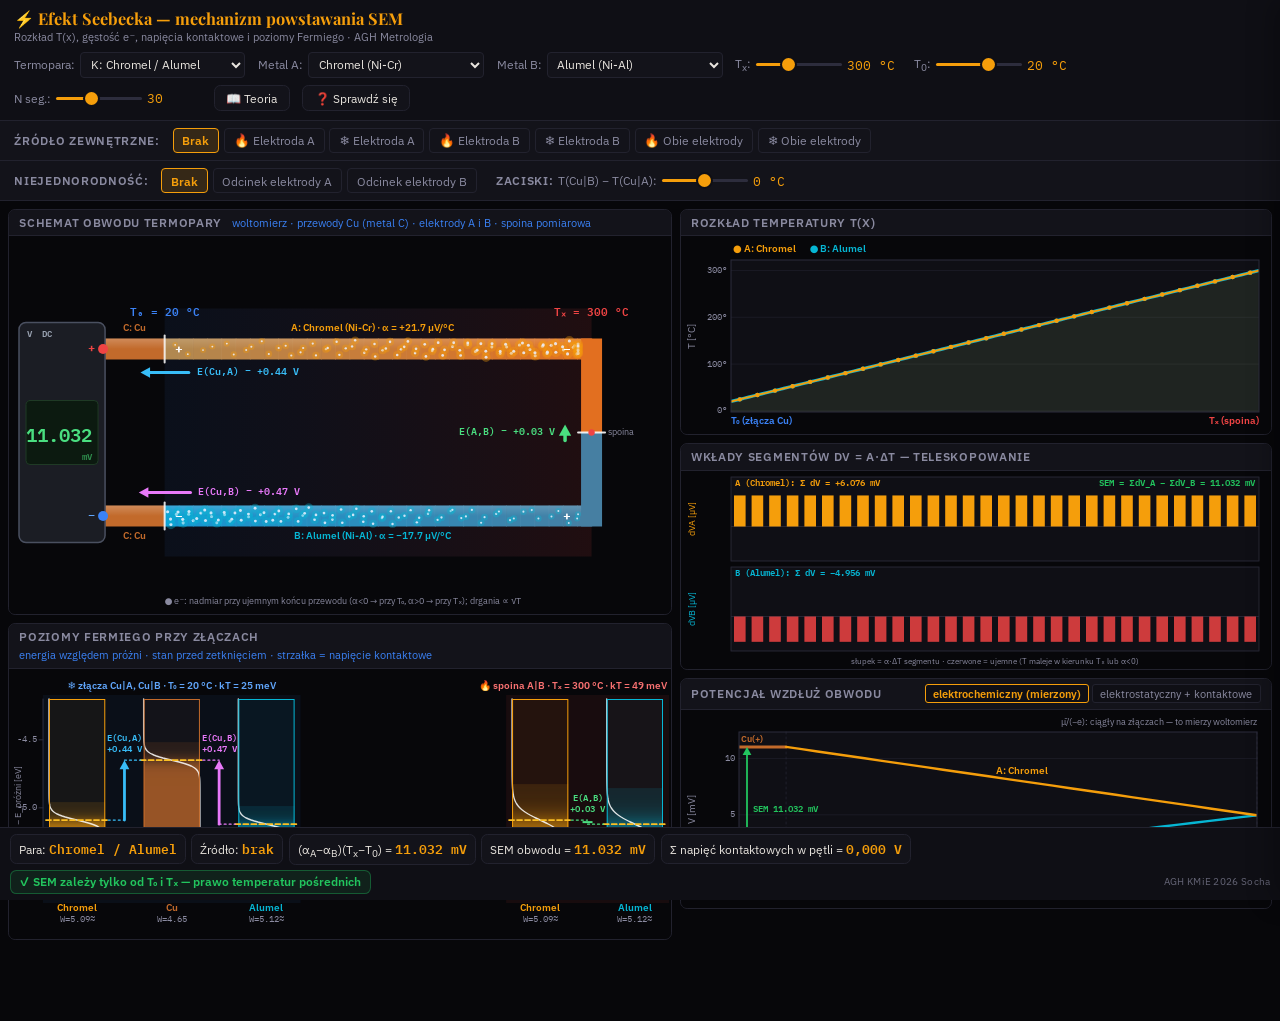
<file: SeebeckVizualizacja.html>
<!DOCTYPE html>
<html lang="pl">
<head>
<meta charset="UTF-8">
<meta name="viewport" content="width=device-width,initial-scale=1">
<title>Efekt Seebecka — mechanizm powstawania SEM</title>
<link href="https://fonts.googleapis.com/css2?family=IBM+Plex+Sans:wght@400;500;600&family=IBM+Plex+Mono:wght@400;600&family=Playfair+Display:wght@700&display=swap" rel="stylesheet">
<style>
:root{
  --bg:#07070a;--surf:#0f0f15;--card:#13131a;--border:#22222e;--border2:#2d2d3d;
  --text:#e8e4de;--muted:#8a8aa0;--amber:#f59e0b;--red:#ef4444;
  --cyan:#06b6d4;--green:#22c55e;--blue:#3b82f6;--purple:#a855f7;
  --kCA:#38bdf8;--kCB:#e879f9;--kAB:#4ade80;
  color-scheme:dark;
}
body.light{
  --bg:#f4f3ee;--surf:#fffef9;--card:#eceae3;--border:#d0cdc4;--border2:#c4c0b8;
  --text:#1a1917;--muted:#6b6559;--amber:#b45309;--red:#dc2626;
  --cyan:#0e7490;--green:#16a34a;--blue:#1d4ed8;--purple:#7e22ce;
  --kCA:#0369a1;--kCB:#a21caf;--kAB:#15803d;
  color-scheme:light;
}
*{box-sizing:border-box;margin:0;padding:0;}
body{font-family:'IBM Plex Sans',system-ui,sans-serif;background:var(--bg);color:var(--text);}

/* HEADER */
header{background:var(--surf);border-bottom:1px solid var(--border);
  padding:.55rem .9rem;display:flex;align-items:center;flex-wrap:wrap;gap:.5rem .9rem;}
.ht{flex:1 1 220px;min-width:0;}
.ht h1{font-family:'Playfair Display',Georgia,serif;font-size:1.02rem;color:var(--amber);line-height:1.2;}
.ht p{font-size:.68rem;color:var(--muted);margin-top:.1rem;}
.cbar{display:flex;gap:.45rem .8rem;flex-wrap:wrap;align-items:center;}
.ci{display:flex;align-items:center;gap:.3rem;font-size:.76rem;}
.ci label{color:var(--muted);white-space:nowrap;}
.ci select{background:var(--card);border:1px solid var(--border);color:var(--text);
  font-size:.76rem;padding:.22rem .35rem;border-radius:4px;max-width:11rem;font-family:inherit;}
.ci input[type=range]{width:86px;-webkit-appearance:none;appearance:none;height:3px;border-radius:2px;outline:none;cursor:pointer;
  background:linear-gradient(90deg,var(--amber) var(--pct,50%),var(--border2) var(--pct,50%));}
.ci input[type=range]::-webkit-slider-thumb{-webkit-appearance:none;width:13px;height:13px;background:var(--amber);border-radius:50%;box-shadow:0 0 0 2px var(--surf);}
.ci input[type=range]::-moz-range-thumb{width:13px;height:13px;background:var(--amber);border-radius:50%;border:2px solid var(--surf);}
.vb{font-family:'IBM Plex Mono',monospace;font-size:.84rem;color:var(--amber);min-width:3.4rem;}
.btn{background:var(--card);border:1px solid var(--border);color:var(--text);font-size:.76rem;
  padding:.28rem .7rem;border-radius:.4rem;cursor:pointer;font-family:inherit;}
.btn:hover{border-color:var(--amber);}

/* SOURCE BAR */
.src-bar{background:var(--card);border-bottom:1px solid var(--border);padding:.42rem .9rem;
  display:flex;flex-wrap:wrap;gap:.45rem .8rem;align-items:center;}
.src-label{font-size:.72rem;color:var(--muted);text-transform:uppercase;letter-spacing:.06em;font-weight:600;}
.src-kind{display:flex;flex-wrap:wrap;gap:.3rem;}
.sk-btn{background:var(--card);border:1px solid var(--border);color:var(--muted);font-size:.78rem;
  padding:.24rem .55rem;border-radius:4px;cursor:pointer;font-family:inherit;transition:border-color .15s,color .15s;}
.sk-btn:hover{border-color:var(--amber);color:var(--text);}
.sk-btn.active{border-color:var(--amber);background:rgba(245,158,11,.15);color:var(--amber);font-weight:600;}

/* MAIN — lewa kolumna: schemat + poziomy Fermiego; prawa: wykresy */
.main{padding:.5rem;display:grid;grid-template-columns:minmax(0,1.12fr) minmax(0,1fr);gap:.5rem;align-items:start;}
.col{display:flex;flex-direction:column;gap:.5rem;min-width:0;}
@media(max-width:960px){.main{grid-template-columns:minmax(0,1fr);}}
.panel{background:var(--surf);border:1px solid var(--border);border-radius:.45rem;overflow:hidden;min-width:0;}
.ptitle{padding:.32rem .65rem;background:var(--card);border-bottom:1px solid var(--border);
  font-size:.72rem;text-transform:uppercase;letter-spacing:.06em;color:var(--muted);font-weight:600;
  display:flex;align-items:center;flex-wrap:wrap;gap:.25rem .6rem;}
.ptitle .hint{font-size:.68rem;color:var(--blue);text-transform:none;letter-spacing:0;font-weight:400;}
.seg-tog{margin-left:auto;display:flex;gap:.2rem;text-transform:none;letter-spacing:0;}
.seg-tog button{background:var(--surf);border:1px solid var(--border);color:var(--muted);font-size:.68rem;
  padding:.12rem .45rem;border-radius:3px;cursor:pointer;font-family:inherit;}
.seg-tog button.active{border-color:var(--amber);color:var(--amber);font-weight:600;}
canvas{display:block;width:100%;}
#cCirc{height:clamp(250px,42vh,470px);touch-action:pan-y;}
#cFermi{height:clamp(200px,30vh,330px);}
#cTemp,#cSegs,#cVolt{height:clamp(150px,22vh,260px);}

/* RESULTS BAR */
.rbar{display:flex;flex-wrap:wrap;gap:.35rem;padding:.4rem .6rem;align-items:center;
  background:var(--surf);border-top:1px solid var(--border);position:sticky;bottom:0;z-index:50;}
.rc{background:var(--card);border:1px solid var(--border);border-radius:.4rem;padding:.2rem .5rem;font-size:.72rem;}
.rv{font-family:'IBM Plex Mono',monospace;font-weight:600;font-size:.8rem;color:var(--amber);}
.aha{background:rgba(34,197,94,.1);border:1px solid rgba(34,197,94,.35);color:var(--green);
  border-radius:.4rem;padding:.2rem .55rem;font-size:.72rem;font-weight:600;}
.aff{margin-left:auto;font-size:.62rem;color:var(--muted);opacity:.7;letter-spacing:.03em;white-space:nowrap;}

/* DOCS OVERLAY */
.docs-overlay{position:fixed;top:0;right:0;bottom:0;width:min(560px,100vw);background:var(--surf);
  border-left:1px solid var(--border);transform:translateX(100%);transition:transform .3s;z-index:200;
  display:flex;flex-direction:column;}
.docs-overlay.open{transform:translateX(0);}
.docs-hdr{padding:.6rem 1rem;border-bottom:1px solid var(--border);display:flex;align-items:center;gap:.5rem;}
.docs-hdr h2{flex:1;font-size:.95rem;color:var(--amber);font-family:'Playfair Display',Georgia,serif;}
.docs-body{flex:1;overflow-y:auto;padding:.85rem 1rem 2rem;font-size:.8rem;line-height:1.65;}
.docs-body h3{color:var(--amber);font-size:.86rem;margin:1.1rem 0 .35rem;font-weight:600;}
.docs-body h3:first-child{margin-top:0;}
.docs-body p{margin-bottom:.45rem;}
.docs-body ul{padding-left:1.2rem;margin-bottom:.45rem;}
.docs-body li{margin-bottom:.2rem;}
.formula{background:var(--card);border:1px solid var(--border);border-left:3px solid var(--amber);border-radius:.3rem;
  padding:.3rem .5rem;font-family:'IBM Plex Mono',monospace;font-size:.74rem;color:var(--cyan);margin:.3rem 0 .5rem;line-height:1.5;}
.hi{color:var(--amber);font-weight:600;}
.note{font-size:.72rem;color:var(--muted);}
table.wt{border-collapse:collapse;font-size:.72rem;margin:.3rem 0 .6rem;width:100%;}
table.wt td,table.wt th{border-bottom:1px solid var(--border);padding:.15rem .35rem;text-align:left;}
table.wt th{color:var(--muted);font-weight:600;}
/* >>> QUIZ-CSS: tools/quiz/style.css */
/* QUIZ */
.quiz-ov{position:fixed;top:0;right:0;bottom:0;width:min(580px,100vw);background:var(--surf);border-left:1px solid var(--border);
  transform:translateX(100%);transition:transform .3s;z-index:260;display:flex;flex-direction:column;box-shadow:-8px 0 24px rgba(0,0,0,.25);}
.quiz-ov.open{transform:translateX(0);}
.qz-hdr{padding:.6rem 1rem;border-bottom:1px solid var(--border);display:flex;align-items:center;gap:.6rem;}
.qz-hdr h2{flex:1;font-size:.95rem;color:var(--amber);font-family:'Playfair Display',Georgia,serif;}
.qz-prog{font-family:'IBM Plex Mono',monospace;font-size:.75rem;color:var(--muted);}
.qz-body{flex:1;overflow-y:auto;padding:1rem 1.1rem 2rem;font-size:.84rem;line-height:1.6;}
.qz-topic{font-size:.66rem;text-transform:uppercase;letter-spacing:.07em;color:var(--muted);font-weight:600;margin-bottom:.35rem;}
.qz-q{font-size:.92rem;margin-bottom:.8rem;font-weight:500;}
.qz-opts{display:flex;flex-direction:column;gap:.4rem;}
.qz-opt{display:flex;gap:.6rem;align-items:flex-start;text-align:left;background:var(--card);border:1px solid var(--border);color:var(--text);
  padding:.5rem .65rem;border-radius:.45rem;cursor:pointer;font:inherit;font-size:.82rem;line-height:1.45;}
.qz-opt:hover:not([disabled]){border-color:var(--amber);}
.qz-opt[disabled]{cursor:default;}
.qz-opt.ok{border-color:var(--green);background:rgba(34,197,94,.12);}
.qz-opt.bad{border-color:var(--red);background:rgba(239,68,68,.12);}
.qz-opt.dim{opacity:.55;}
.qz-l{font-family:'IBM Plex Mono',monospace;font-weight:600;color:var(--amber);flex-shrink:0;}
.qz-fb{margin-top:.8rem;padding:.55rem .7rem;border-radius:.45rem;border-left:3px solid;background:var(--card);font-size:.8rem;}
.qz-fb.ok{border-color:var(--green);} .qz-fb.bad{border-color:var(--red);}
.qz-nav{display:flex;gap:.5rem;justify-content:flex-end;flex-wrap:wrap;margin-top:1rem;}
.qz-btn{background:var(--card);border:1px solid var(--border);color:var(--text);font:inherit;font-size:.78rem;padding:.35rem .8rem;border-radius:.4rem;cursor:pointer;}
.qz-btn:hover:not([disabled]){border-color:var(--amber);}
.qz-btn[disabled]{opacity:.4;cursor:default;}
.qz-btn.qz-pri{border-color:var(--amber);color:var(--amber);font-weight:600;}
.qz-sum{text-align:center;padding-top:2rem;}
.qz-score{font-family:'IBM Plex Mono',monospace;font-size:2.4rem;color:var(--amber);font-weight:600;}
.qz-pct{font-size:1rem;color:var(--muted);margin-bottom:.8rem;}
.qz-sum p{margin-bottom:1.2rem;}
#qzBack{display:none;position:fixed;left:12px;bottom:58px;z-index:255;background:var(--amber);color:#000;border:none;font:inherit;
  font-size:.78rem;font-weight:600;padding:.4rem .8rem;border-radius:2rem;cursor:pointer;box-shadow:0 4px 14px rgba(0,0,0,.35);}
/* <<< QUIZ-CSS */
</style>
</head>
<body>
<header>
  <div class="ht">
    <h1>⚡ Efekt Seebecka — mechanizm powstawania SEM</h1>
    <p>Rozkład T(x), gęstość e⁻, napięcia kontaktowe i poziomy Fermiego · AGH Metrologia</p>
  </div>
  <div class="cbar">
    <div class="ci"><label for="selPreset">Termopara:</label>
      <select id="selPreset" onchange="applyPreset(this.value)">
        <option value="">— własna para —</option>
        <option value="K" selected>K: Chromel / Alumel</option>
        <option value="J">J: Żelazo / Konstantan</option>
        <option value="T">T: Miedź / Konstantan</option>
        <option value="E">E: Chromel / Konstantan</option>
        <option value="N">N: Nicrosil / Nisil</option>
        <option value="R">R: Pt-13%Rh / Pt</option>
        <option value="S">S: Pt-10%Rh / Pt</option>
      </select>
    </div>
    <div class="ci"><label for="selA">Metal A:</label><select id="selA" onchange="setMat('A',this.value)"></select></div>
    <div class="ci"><label for="selB">Metal B:</label><select id="selB" onchange="setMat('B',this.value)"></select></div>
    <div class="ci"><label for="slTx">T<sub>x</sub>:</label>
      <input type="range" id="slTx" min="30" max="800" step="5" value="300" oninput="setState('Tx',+this.value);slPct(this);g('vTx').textContent=this.value+' °C'">
      <span class="vb" id="vTx">300 °C</span></div>
    <div class="ci"><label for="slT0">T<sub>0</sub>:</label>
      <input type="range" id="slT0" min="-30" max="50" step="1" value="20" oninput="setState('T0',+this.value);slPct(this);g('vT0').textContent=this.value+' °C'">
      <span class="vb" id="vT0">20 °C</span></div>
    <div class="ci"><label for="slN">N seg.:</label>
      <input type="range" id="slN" min="10" max="60" step="5" value="30" oninput="setState('N',+this.value);slPct(this);g('vN').textContent=this.value">
      <span class="vb" id="vN">30</span></div>
    <button class="btn" onclick="toggleDocs()">📖 Teoria</button>
    <button class="btn" onclick="Quiz.open()">❓ Sprawdź się</button>
  </div>
</header>

<div class="src-bar">
  <span class="src-label">Źródło zewnętrzne:</span>
  <div class="src-kind">
    <button class="sk-btn active" data-k="none" onclick="setSrc('none')">Brak</button>
    <button class="sk-btn" data-k="A+" onclick="setSrc('A+')">🔥 Elektroda A</button>
    <button class="sk-btn" data-k="A-" onclick="setSrc('A-')">❄️ Elektroda A</button>
    <button class="sk-btn" data-k="B+" onclick="setSrc('B+')">🔥 Elektroda B</button>
    <button class="sk-btn" data-k="B-" onclick="setSrc('B-')">❄️ Elektroda B</button>
    <button class="sk-btn" data-k="AB+" onclick="setSrc('AB+')">🔥 Obie elektrody</button>
    <button class="sk-btn" data-k="AB-" onclick="setSrc('AB-')">❄️ Obie elektrody</button>
  </div>
  <div class="ci" id="srcCtrls" style="display:none">
    <label for="slPos">Pozycja:</label>
    <input type="range" id="slPos" min="5" max="95" step="1" value="50" oninput="setState('srcPos',this.value/100);slPct(this);g('vPos').textContent=this.value+' %'">
    <span class="vb" id="vPos">50 %</span>
    <label for="slDT">ΔT:</label>
    <input type="range" id="slDT" min="10" max="500" step="10" value="200" oninput="setState('srcDT',+this.value);slPct(this);g('vDT').textContent=this.value+' °C'">
    <span class="vb" id="vDT">200 °C</span>
  </div>
</div>

<div class="src-bar">
  <span class="src-label">Niejednorodność:</span>
  <div class="src-kind">
    <button class="sk-btn inh-btn active" data-w="none" onclick="setInh('none')">Brak</button>
    <button class="sk-btn inh-btn" data-w="A" onclick="setInh('A')">Odcinek elektrody A</button>
    <button class="sk-btn inh-btn" data-w="B" onclick="setInh('B')">Odcinek elektrody B</button>
  </div>
  <div class="ci" id="inhCtrls" style="display:none">
    <label for="slInhPos">Pozycja:</label>
    <input type="range" id="slInhPos" min="10" max="90" step="1" value="60" oninput="setState('inhPos',this.value/100);slPct(this);g('vInhPos').textContent=this.value+' %'">
    <span class="vb" id="vInhPos">60 %</span>
    <label for="slInhWid">Szer.:</label>
    <input type="range" id="slInhWid" min="4" max="30" step="1" value="12" oninput="setState('inhWid',this.value/100);slPct(this);g('vInhWid').textContent=this.value+' %'">
    <span class="vb" id="vInhWid">12 %</span>
    <label for="slInhDA">Δα:</label>
    <input type="range" id="slInhDA" min="-15" max="15" step="0.5" value="-8" oninput="setState('inhDA',+this.value);slPct(this);g('vInhDA').textContent=(this.value>0?'+':'')+this.value+' µV/°C'">
    <span class="vb" id="vInhDA" style="min-width:6.5rem">-8 µV/°C</span>
  </div>
  <div class="ci" style="margin-left:.4rem"><span class="src-label">Zaciski:</span><label for="slDT0B">T(Cu|B) − T(Cu|A):</label>
    <input type="range" id="slDT0B" min="-20" max="20" step="1" value="0" oninput="setState('dT0B',+this.value);slPct(this);g('vDT0B').textContent=(this.value>0?'+':'')+this.value+' °C'">
    <span class="vb" id="vDT0B">0 °C</span></div>
</div>

<div class="main">
  <div class="col">
    <div class="panel">
      <div class="ptitle">Schemat obwodu termopary
        <span class="hint" id="circHint">woltomierz · przewody Cu (metal C) · elektrody A i B · spoina pomiarowa</span>
      </div>
      <canvas id="cCirc"></canvas>
    </div>
    <div class="panel">
      <div class="ptitle">Poziomy Fermiego przy złączach
        <span class="hint">energia względem próżni · stan przed zetknięciem · strzałka = napięcie kontaktowe</span>
      </div>
      <canvas id="cFermi"></canvas>
    </div>
  </div>
  <div class="col">
    <div class="panel">
      <div class="ptitle">Rozkład temperatury T(x)</div>
      <canvas id="cTemp"></canvas>
    </div>
    <div class="panel">
      <div class="ptitle">Wkłady segmentów dV = α·ΔT — teleskopowanie</div>
      <canvas id="cSegs"></canvas>
    </div>
    <div class="panel">
      <div class="ptitle">Potencjał wzdłuż obwodu
        <span class="seg-tog" id="vModeBtns">
          <button data-v="ec" class="active" onclick="setVMode('ec')">elektrochemiczny (mierzony)</button>
          <button data-v="es" onclick="setVMode('es')">elektrostatyczny + kontaktowe</button>
        </span>
      </div>
      <canvas id="cVolt"></canvas>
    </div>
  </div>
</div>

<div class="rbar" id="rbar"></div>

<div class="docs-overlay" id="docsOverlay">
  <div class="docs-hdr">
    <h2>📖 Efekt Seebecka — teoria</h2>
    <button class="btn" onclick="toggleDocs()">✕ Zamknij</button>
  </div>
  <div class="docs-body" id="explDiv"></div>
</div>

<script>
'use strict';
const g=id=>document.getElementById(id);
const tv=v=>getComputedStyle(document.body).getPropertyValue(v).trim();
const isDark=()=>!document.body.classList.contains('light');
const clamp=(lo,hi,v)=>Math.max(lo,Math.min(hi,v));
const FONT="'IBM Plex Sans',system-ui,sans-serif", MONO="'IBM Plex Mono',ui-monospace,monospace";

/* ── BAZA MATERIAŁÓW ───────────────────────────────────────────
   alpha [µV/°C] — bezwzględny współczynnik Seebecka (≈300 K, stały w modelu).
     Dla stopów termoparowych dobrany tak, by różnice odtwarzały czułości
     NIST ITS-90 przy 0 °C: K 39,4 · J 50,4 · T 38,8 · E 58,7 · N 26,2 · R 5,3 · S 5,4 µV/°C.
   W [eV]  — praca wyjścia (polikryształ); est:true = szacunek (stop / półprzewodnik).
   ef [eV] — energia Fermiego od dna pasma (model elektronów swobodnych, poglądowo).
──────────────────────────────────────────────────────────────── */
const METALS={
  pt:     {name:'Platyna (Pt)',            sh:'Pt',        alpha:-5.0, W:5.65, c:'#c4c4c4'},
  pd:     {name:'Pallad (Pd)',             sh:'Pd',        alpha:-10.7,W:5.22, c:'#9d9d9d'},
  au:     {name:'Złoto (Au)',              sh:'Au',        alpha:1.9,  W:5.10, c:'#eab308'},
  ag:     {name:'Srebro (Ag)',             sh:'Ag',        alpha:1.5,  W:4.26, c:'#a8b3bf'},
  cu:     {name:'Miedź (Cu)',              sh:'Cu',        alpha:1.8,  W:4.65, c:'#c26a2b'},
  al:     {name:'Aluminium (Al)',          sh:'Al',        alpha:-1.7, W:4.28, c:'#7c8b99'},
  ni:     {name:'Nikiel (Ni)',             sh:'Ni',        alpha:-19.5,W:5.15, c:'#8b8bb5'},
  fe:     {name:'Żelazo (Fe)',             sh:'Fe',        alpha:13.4, W:4.50, c:'#ef4444'},
  w:      {name:'Wolfram (W)',             sh:'W',         alpha:1.1,  W:4.55, c:'#64748b'},
  cr:     {name:'Chrom (Cr)',              sh:'Cr',        alpha:21.8, W:4.50, c:'#94a3b8'},
  co:     {name:'Kobalt (Co)',             sh:'Co',        alpha:-30.8,W:5.00, c:'#6366f1'},
  bi:     {name:'Bizmut (Bi)',             sh:'Bi',        alpha:-72.0,W:4.22, c:'#c084fc'},
  sb:     {name:'Antymon (Sb)',            sh:'Sb',        alpha:47.0, W:4.55, c:'#818cf8'},
  mo:     {name:'Molibden (Mo)',           sh:'Mo',        alpha:5.6,  W:4.60, c:'#7a7a9a'},
  chromel:{name:'Chromel (Ni-Cr)',         sh:'Chromel',   alpha:21.7, W:5.09, c:'#f59e0b', est:true},
  alumel: {name:'Alumel (Ni-Al)',          sh:'Alumel',    alpha:-17.7,W:5.12, c:'#06b6d4', est:true},
  konst:  {name:'Konstantan (Cu-Ni)',      sh:'Konstantan',alpha:-37.0,W:4.88, c:'#a855f7', est:true},
  nicros: {name:'Nicrosil (Ni-Cr-Si)',     sh:'Nicrosil',  alpha:13.0, W:5.06, c:'#f97316', est:true},
  nisil:  {name:'Nisil (Ni-Si)',           sh:'Nisil',     alpha:-13.2,W:5.14, c:'#8b5cf6', est:true},
  ptrh13: {name:'Pt-13%Rh',                sh:'PtRh13',    alpha:0.3,  W:5.56, c:'#e2c08d', est:true},
  ptrh10: {name:'Pt-10%Rh',                sh:'PtRh10',    alpha:0.4,  W:5.58, c:'#d6b67a', est:true},
  bi2te3: {name:'Tellurek bizmutu Bi₂Te₃ (n)',sh:'Bi₂Te₃', alpha:-200, W:5.10, c:'#a29bfe', est:true},
  pbte:   {name:'Tellurek ołowiu PbTe (n)', sh:'PbTe',     alpha:-180, W:4.60, c:'#f472b6', est:true},
  gete:   {name:'Tellurek germanu GeTe (p)',sh:'GeTe',     alpha:120,  W:5.20, c:'#facc15', est:true},
};
const METAL_GROUPS=[
  {label:'Metale czyste',          keys:['pt','pd','au','ag','cu','al','ni','fe','w','cr','co','bi','sb','mo']},
  {label:'Stopy termoparowe',      keys:['chromel','alumel','konst','nicros','nisil','ptrh13','ptrh10']},
  {label:'Materiały termoelektryczne',keys:['bi2te3','pbte','gete']},
];
const TC_PRESETS={
  K:{A:'chromel',B:'alumel'}, J:{A:'fe',B:'konst'}, T:{A:'cu',B:'konst'}, E:{A:'chromel',B:'konst'},
  N:{A:'nicros',B:'nisil'},   R:{A:'ptrh13',B:'pt'}, S:{A:'ptrh10',B:'pt'},
};
const CU='cu'; // metal C — przewody doprowadzające do woltomierza

/* ── STAN ── */
const S={matA:'chromel',matB:'alumel',Tx:300,T0:20,N:30,srcKind:'none',srcPos:0.5,srcDT:200,vMode:'ec',
  inhW:'none',inhPos:0.6,inhWid:0.12,inhDA:-8,   // niejednorodność: elektroda, środek, szerokość (ułamek), Δα [µV/°C]
  dT0B:0};                                         // T(Cu|B) − T(Cu|A) [°C]
const getM=()=>({A:METALS[S.matA],B:METALS[S.matB],C:METALS[CU]});
let needDraw=true, active=true, docsOpen=false;

function setState(k,v){S[k]=v; needDraw=true;}
function syncPreset(){
  const code=Object.keys(TC_PRESETS).find(k=>TC_PRESETS[k].A===S.matA&&TC_PRESETS[k].B===S.matB)||'';
  g('selPreset').value=code;
}
function setMat(ab,key){S['mat'+ab]=key; syncPreset(); needDraw=true;}
function applyPreset(code){
  const p=TC_PRESETS[code]; if(!p) return;
  S.matA=p.A; S.matB=p.B; g('selA').value=p.A; g('selB').value=p.B; syncPreset(); needDraw=true;
}
function buildSelects(){
  [['selA',S.matA],['selB',S.matB]].forEach(([id,cur])=>{
    const sel=g(id); sel.innerHTML='';
    METAL_GROUPS.forEach(grp=>{
      const og=document.createElement('optgroup'); og.label=grp.label;
      grp.keys.forEach(k=>{const o=document.createElement('option');o.value=k;o.textContent=METALS[k].name;if(k===cur)o.selected=true;og.appendChild(o);});
      sel.appendChild(og);
    });
  });
}
function setSrc(kind){
  S.srcKind=kind;
  document.querySelectorAll('.sk-btn').forEach(b=>b.classList.toggle('active',b.dataset.k===kind));
  g('srcCtrls').style.display=(kind==='none')?'none':'flex';
  g('circHint').textContent=kind==='none'
    ?'woltomierz · przewody Cu (metal C) · elektrody A i B · spoina pomiarowa'
    :'kliknij lub przeciągnij na schemacie, aby przesunąć źródło';
  needDraw=true;
}
function setInh(w){
  S.inhW=w;
  document.querySelectorAll('.inh-btn').forEach(b=>b.classList.toggle('active',b.dataset.w===w));
  g('inhCtrls').style.display=w==='none'?'none':'flex';
  needDraw=true;
}
function setVMode(mode){
  S.vMode=mode;
  document.querySelectorAll('#vModeBtns button').forEach(b=>b.classList.toggle('active',b.dataset.v===mode));
  needDraw=true;
}
function slPct(el){const mn=+el.min,mx=+el.max,v=+el.value; el.style.setProperty('--pct',((v-mn)/(mx-mn)*100)+'%');}
function toggleDocs(){docsOpen=!docsOpen; g('docsOverlay').classList.toggle('open',docsOpen); if(docsOpen) updateExpl();}

/* ── FIZYKA ─────────────────────────────────────────────────── */
const SIGMA=0.075, PIN=0.025;
// Garb temperatury od źródła; temperatury złączy (x=0, x=1) są ustalone (termostatowane),
// dlatego garb jest wygaszany w wąskiej warstwie przy końcach.
function bump(x){
  const gss=Math.exp(-((x-S.srcPos)**2)/(2*SIGMA*SIGMA));
  return gss*(1-Math.exp(-x/PIN))*(1-Math.exp(-(1-x)/PIN));
}
const affA=()=>S.srcKind.startsWith('A');
const affB=()=>S.srcKind.startsWith('B')||S.srcKind.startsWith('AB');
const T0of=w=>S.T0+(w==='B'?S.dT0B:0);           // temperatura zimnego końca elektrody (złącze z Cu)
// T(x) elektrody w ('A'|'B'); x=0 — złącze z Cu, x=1 — spoina
function Tp(x,w){
  const T0=T0of(w), lin=T0+(S.Tx-T0)*x;
  const aff=w==='A'?affA():affB();
  if(!aff||S.srcKind==='none') return lin;
  const sgn=S.srcKind.endsWith('-')?-1:1;
  return Math.max(-270, lin+sgn*S.srcDT*bump(x));
}
// α(x) — z odcinkiem niejednorodnym (np. zestarzały, utleniony lub zgnieciony fragment drutu)
const inInh=(w,x)=>S.inhW===w&&Math.abs(x-S.inhPos)<=S.inhWid/2;
function alphaAt(w,x){const m=getM(); return (w==='A'?m.A.alpha:m.B.alpha)+(inInh(w,x)?S.inhDA:0);}

// Konwencja: α = (V_zimny − V_gorący)/(T_gorący − T_zimny).
// Spadek potencjału wzdłuż segmentu (od T₀ ku Tₓ): dV = α·ΔT.
function computeSegs(){
  // Dokładniej niż jeden punkt na segment: każdy segment dzielony na 8 podkroków (ostre krawędzie niejednorodności)
  const m=getM(),N=S.N,K=8;
  const segs=[]; let cA=0,cB=0;
  for(let i=0;i<N;i++){
    const x1=i/N,x2=(i+1)/N; let dVA=0,dVB=0;
    for(let k=0;k<K;k++){
      const u1=x1+(x2-x1)*k/K, u2=x1+(x2-x1)*(k+1)/K, um=(u1+u2)/2;
      dVA+=alphaAt('A',um)*(Tp(u2,'A')-Tp(u1,'A'));
      dVB+=alphaAt('B',um)*(Tp(u2,'B')-Tp(u1,'B'));
    }
    cA+=dVA; cB+=dVB;
    segs.push({i,x1,x2,dVA,dVB});
  }
  // przewody Cu: od zacisku woltomierza (T₀) do złącza Cu|B (T₀+δ) — wkład −α_Cu·δ
  const cuTerm=-m.C.alpha*S.dT0B;
  return {segs,emfA:cA,emfB:cB,cuTerm,emf:cA-cB+cuTerm,emfNom:(m.A.alpha-m.B.alpha)*(S.Tx-S.T0)};
}
// Napięcie kontaktowe (Volty): E(X,Y) = ψ_X − ψ_Y = (W_Y − W_X)/e  [V]
// Dodatni → metal X (mniejsza praca wyjścia) oddaje elektrony i staje się dodatni.
function contacts(m){return {CA:m.A.W-m.C.W, CB:m.B.W-m.C.W, AB:m.B.W-m.A.W};}

/* ── POMOCNICZE RYSOWANIA ── */
function rszC(c){
  const w=c.clientWidth,h=c.clientHeight;
  if(w<20||h<20) return [null,0,0];
  const dpr=window.devicePixelRatio||1, nw=Math.round(w*dpr), nh=Math.round(h*dpr);
  if(c.width!==nw||c.height!==nh){c.width=nw;c.height=nh;}
  const ctx=c.getContext('2d'); ctx.setTransform(dpr,0,0,dpr,0,0);
  return [ctx,w,h];
}
function parseColor(s){
  if(s.startsWith('#')){const c=s.slice(1);return[parseInt(c.slice(0,2),16),parseInt(c.slice(2,4),16),parseInt(c.slice(4,6),16)];}
  const m=s.match(/rgba?\((\d+),\s*(\d+),\s*(\d+)/); return m?[+m[1],+m[2],+m[3]]:[128,128,128];
}
function rgba(col,a){const [r,gg,b]=parseColor(col);return `rgba(${r},${gg},${b},${a})`;}
function blendColor(c1,c2,t){const [r1,g1,b1]=parseColor(c1),[r2,g2,b2]=parseColor(c2);
  return `rgb(${Math.round(r1+(r2-r1)*t)},${Math.round(g1+(g2-g1)*t)},${Math.round(b1+(b2-b1)*t)})`;}
function tempColor(T){
  const lo=Math.min(S.T0,0), hi=Math.max(S.Tx,400);
  const t=clamp(0,1,(T-lo)/(hi-lo));
  return `rgb(${Math.round(40+200*t)},${Math.round(100*(1-t))},${Math.round(220-200*t)})`;
}
function niceStep(range,n){const raw=range/n,p=Math.pow(10,Math.floor(Math.log10(raw))),f=raw/p;return (f<1.5?1:f<3?2:f<7?5:10)*p;}
function fmtMV(mv){return Math.abs(mv)>=100?mv.toFixed(2):mv.toFixed(3);}
function fmtSigned(v,d){return (v>=0?'+':'−')+Math.abs(v).toFixed(d);}
function txt(ctx,s,x,y,col,font,align,base){ctx.fillStyle=col;ctx.font=font;ctx.textAlign=align||'left';ctx.textBaseline=base||'alphabetic';ctx.fillText(s,x,y);}
// tekst wyśrodkowany, ale przesunięty tak, by mieścił się w [m, W−m]
function txtFit(ctx,s,x,y,col,font,base,W,m=4){ctx.font=font;const w=ctx.measureText(s).width;txt(ctx,s,clamp(m+w/2,W-m-w/2,x),y,col,font,'center',base);}
function arrowLine(ctx,x1,y1,x2,y2,col,lw){
  const ang=Math.atan2(y2-y1,x2-x1), hl=Math.max(8,lw*3.2);
  ctx.strokeStyle=col; ctx.fillStyle=col; ctx.lineWidth=lw; ctx.lineCap='round';
  ctx.beginPath(); ctx.moveTo(x1,y1); ctx.lineTo(x2-Math.cos(ang)*hl*0.8,y2-Math.sin(ang)*hl*0.8); ctx.stroke();
  ctx.beginPath(); ctx.moveTo(x2,y2);
  ctx.lineTo(x2-hl*Math.cos(ang)+hl*0.55*Math.sin(ang), y2-hl*Math.sin(ang)-hl*0.55*Math.cos(ang));
  ctx.lineTo(x2-hl*Math.cos(ang)-hl*0.55*Math.sin(ang), y2-hl*Math.sin(ang)+hl*0.55*Math.cos(ang));
  ctx.closePath(); ctx.fill();
}

/* Wspólna geometria pozioma schematu i diagramu Fermiego (te same x złączy) */
function geom(W){
  const pad=10, vmW=clamp(84,130,W*0.13), vmX=pad;
  const cuEnd=vmX+vmW+Math.max(42,W*0.09);      // złącza Cu|A i Cu|B (T₀)
  const hotX=W-Math.max(74,W*0.12);             // spoina pomiarowa A|B (Tₓ)
  return {pad,vmW,vmX,cuEnd,hotX,xOf:x=>cuEnd+x*(hotX-cuEnd),xInv:px=>(px-cuEnd)/(hotX-cuEnd)};
}

/* ── SCHEMAT OBWODU ─────────────────────────────────────────── */
const cCirc=g('cCirc');
function drawCircuit(t){
  const [ctx,W,H]=rszC(cCirc); if(!ctx) return false;
  const m=getM(), G=geom(W), dark=isDark();
  const K=contacts(m);
  ctx.fillStyle=tv('--bg'); ctx.fillRect(0,0,W,H);
  const fs=clamp(10,13,Math.round(W*0.0135));
  const wH=clamp(14,24,Math.round(H*0.055));
  const yA=Math.round(H*0.30), yB=Math.round(H*0.74), yMid=(yA+yB)/2;
  const x0=G.cuEnd, x1=G.hotX, N=S.N;
  const muted=tv('--muted'), textC=tv('--text');

  // tło: gradient temperatury między złączami
  const tbg=ctx.createLinearGradient(x0,0,x1,0);
  tbg.addColorStop(0,'rgba(59,130,246,.07)'); tbg.addColorStop(1,'rgba(239,68,68,.11)');
  ctx.fillStyle=tbg; ctx.fillRect(x0,yA-wH/2-30,x1-x0,yB-yA+wH+60);

  // źródło zewnętrzne
  if(S.srcKind!=='none'){
    const sx=G.xOf(S.srcPos), hot=S.srcKind.endsWith('+'), pulse=.7+.3*Math.sin(t*3);
    ctx.save(); ctx.shadowColor=hot?'rgba(239,68,68,.6)':'rgba(59,130,246,.6)'; ctx.shadowBlur=16*pulse;
    ctx.strokeStyle=hot?'rgba(239,68,68,.75)':'rgba(59,130,246,.75)'; ctx.lineWidth=2; ctx.setLineDash([4,4]);
    ctx.beginPath(); ctx.moveTo(sx,yA-wH/2-40); ctx.lineTo(sx,yB+wH/2+40); ctx.stroke(); ctx.restore();
    ctx.font='18px serif'; ctx.textAlign='center'; ctx.textBaseline='middle';
    if(affA()) ctx.fillText(hot?'🔥':'❄️',sx,yA-wH/2-20);
    if(affB()) ctx.fillText(hot?'🔥':'❄️',sx,yB+wH/2+20);
    txt(ctx,'ΔT = '+(hot?'+':'−')+S.srcDT+' °C',sx,yA-wH/2-42,hot?'#ef4444':'#3b82f6',`600 ${fs}px ${MONO}`,'center','bottom');
  }

  // elektrody A i B — segmenty zabarwione temperaturą lokalną
  for(const [mat,yW,aff] of [[m.A,yA,'A'],[m.B,yB,'B']]){
    for(let i=0;i<N;i++){
      const xa=G.xOf(i/N), xb=G.xOf((i+1)/N);
      ctx.fillStyle=blendColor(mat.c,tempColor(Tp((i+.5)/N,aff)),.35);
      ctx.fillRect(xa,yW-wH/2,xb-xa+0.6,wH);
    }
    const hl=ctx.createLinearGradient(0,yW-wH/2,0,yW);
    hl.addColorStop(0,'rgba(255,255,255,.16)'); hl.addColorStop(1,'rgba(255,255,255,0)');
    ctx.fillStyle=hl; ctx.fillRect(x0,yW-wH/2,x1-x0,wH/2);
    ctx.strokeStyle='rgba(255,255,255,.07)'; ctx.lineWidth=.6;
    for(let i=1;i<N;i++){const x=G.xOf(i/N);ctx.beginPath();ctx.moveTo(x,yW-wH/2);ctx.lineTo(x,yW+wH/2);ctx.stroke();}
  }
  // odcinek niejednorodny — kreskowanie i opis Δα
  if(S.inhW!=='none'){
    const yW=S.inhW==='A'?yA:yB, xa=G.xOf(Math.max(0,S.inhPos-S.inhWid/2)), xb=G.xOf(Math.min(1,S.inhPos+S.inhWid/2));
    ctx.save(); ctx.beginPath(); ctx.rect(xa,yW-wH/2,xb-xa,wH); ctx.clip();
    ctx.strokeStyle=dark?'rgba(255,255,255,.55)':'rgba(0,0,0,.45)'; ctx.lineWidth=1.2;
    for(let k=-wH;k<xb-xa+wH;k+=6){ctx.beginPath();ctx.moveTo(xa+k,yW+wH/2);ctx.lineTo(xa+k+wH,yW-wH/2);ctx.stroke();}
    ctx.restore();
    ctx.strokeStyle=tv('--amber'); ctx.lineWidth=1.6; ctx.setLineDash([3,2]); ctx.strokeRect(xa,yW-wH/2-2,xb-xa,wH+4); ctx.setLineDash([]);
    const up=S.inhW==='A';
    txt(ctx,`Δα = ${S.inhDA>0?'+':''}${S.inhDA} µV/°C`,(xa+xb)/2,up?yW+wH/2+4:yW-wH/2-4,tv('--amber'),`600 ${fs-1}px ${MONO}`,'center',up?'top':'bottom');
  }
  // spoina pomiarowa: pionowe odcinki A (góra) i B (dół) stykające się w yMid — ta sama grubość
  const legL=x1-wH/2;
  ctx.fillStyle=blendColor(m.A.c,tempColor(S.Tx),.35); ctx.fillRect(legL,yA-wH/2,wH,yMid-(yA-wH/2));
  ctx.fillStyle=blendColor(m.B.c,tempColor(S.Tx),.35); ctx.fillRect(legL,yMid,wH,(yB+wH/2)-yMid);
  ctx.strokeStyle=dark?'rgba(255,255,255,.9)':'rgba(0,0,0,.75)'; ctx.lineWidth=2;
  ctx.beginPath(); ctx.moveTo(legL-3,yMid); ctx.lineTo(legL+wH+3,yMid); ctx.stroke();
  ctx.fillStyle='#ef4444'; ctx.beginPath(); ctx.arc(x1,yMid,3.2,0,Math.PI*2); ctx.fill();

  // elektrony — rozkład gęstości z lokalnej T(x); drgania cieplne ∝ √T
  drawElectrons(ctx,G,m,yA,yB,wH,t,dark);

  // przewody Cu (metal C) od woltomierza do złączy — ta sama grubość
  const cuX=G.vmX+G.vmW;
  for(const yW of [yA,yB]){
    ctx.fillStyle=m.C.c; ctx.fillRect(cuX,yW-wH/2,x0-cuX,wH);
    const hc=ctx.createLinearGradient(0,yW-wH/2,0,yW);
    hc.addColorStop(0,'rgba(255,255,255,.22)'); hc.addColorStop(1,'rgba(255,255,255,0)');
    ctx.fillStyle=hc; ctx.fillRect(cuX,yW-wH/2,x0-cuX,wH/2);
  }
  // granice złączy zimnych Cu|A, Cu|B
  ctx.strokeStyle=dark?'rgba(255,255,255,.85)':'rgba(0,0,0,.7)'; ctx.lineWidth=2;
  for(const yW of [yA,yB]){ctx.beginPath();ctx.moveTo(x0,yW-wH/2-3);ctx.lineTo(x0,yW+wH/2+3);ctx.stroke();}

  // strzałki napięć kontaktowych — grot w stronę metalu o wyższym potencjale (polska konwencja)
  const scale=110, minLen=16, maxLen=Math.min(72,(yB-yA)*0.4);
  const alen=u=>clamp(minLen,maxLen,Math.abs(u)*scale);
  const lab=(name,u)=>`${name} = ${fmtSigned(u,2)} V`;
  // E(Cu,A): poziomo pod przewodem A; dodatni → Cu (+) → grot w lewo
  { const y=yA+wH/2+13, L=alen(K.CA), dir=K.CA>=0?-1:1, col=tv('--kCA');
    if(Math.abs(K.CA)>0.004) arrowLine(ctx,x0-dir*L/2,y,x0+dir*L/2,y,col,3);
    txt(ctx,lab('E(Cu,A)',K.CA),x0+Math.max(L/2,10)+8,y,col,`600 ${fs}px ${MONO}`,'left','middle'); }
  // E(Cu,B): poziomo nad przewodem B
  { const y=yB-wH/2-13, L=alen(K.CB), dir=K.CB>=0?-1:1, col=tv('--kCB');
    if(Math.abs(K.CB)>0.004) arrowLine(ctx,x0-dir*L/2,y,x0+dir*L/2,y,col,3);
    txt(ctx,lab('E(Cu,B)',K.CB),x0+Math.max(L/2,10)+8,y,col,`600 ${fs}px ${MONO}`,'left','middle'); }
  // E(A,B): pionowo przy spoinie, wewnątrz pętli; dodatni → A (+, góra) → grot w górę
  { const x=legL-16, L=alen(K.AB), dir=K.AB>=0?-1:1, col=tv('--kAB');
    if(Math.abs(K.AB)>0.004) arrowLine(ctx,x,yMid-dir*L/2,x,yMid+dir*L/2,col,3.5);
    else txt(ctx,'≈0',x,yMid,col,`600 ${fs}px ${MONO}`,'center','middle');
    txt(ctx,lab('E(A,B)',K.AB),x-10,yMid,col,`600 ${fs}px ${MONO}`,'right','middle'); }

  // woltomierz cyfrowy
  drawMeter(ctx,G,yA,yB,wH,fs);

  // etykiety
  if(S.dT0B===0) txt(ctx,'T₀ = '+S.T0+' °C',x0,yA-wH/2-20,'#3b82f6',`600 ${fs+1}px ${MONO}`,'center','bottom');
  else {
    txt(ctx,'Cu|A: '+S.T0+' °C',x0,yA-wH/2-20,'#3b82f6',`600 ${fs+1}px ${MONO}`,'center','bottom');
    txt(ctx,'Cu|B: '+T0of('B')+' °C',x0+6,yB+wH/2+5+fs+4,'#f97316',`600 ${fs+1}px ${MONO}`,'left','top');
  }
  txtFit(ctx,'Tₓ = '+S.Tx+' °C',x1,yA-wH/2-20,'#ef4444',`600 ${fs+1}px ${MONO}`,'bottom',W);
  if(W-(x1+wH/2)>48) txt(ctx,'spoina',x1+wH/2+6,yMid,muted,`${fs-1}px ${FONT}`,'left','middle');
  const xc=(x0+legL)/2, sgn=a=>(a>=0?'+':'−')+Math.abs(a);
  txt(ctx,`A: ${m.A.name} · α = ${sgn(m.A.alpha)} µV/°C`,xc,yA-wH/2-5,m.A.c,`600 ${fs}px ${FONT}`,'center','bottom');
  txt(ctx,`B: ${m.B.name} · α = ${sgn(m.B.alpha)} µV/°C`,xc,yB+wH/2+5,m.B.c,`600 ${fs}px ${FONT}`,'center','top');
  txt(ctx,'C: Cu',(cuX+x0)/2,yA-wH/2-5,m.C.c,`600 ${fs}px ${FONT}`,'center','bottom');
  txt(ctx,'C: Cu',(cuX+x0)/2,yB+wH/2+5,m.C.c,`600 ${fs}px ${FONT}`,'center','top');
  // biegunowość termoelektryczna końców elektrod (α>0 → zimny koniec dodatni)
  const ps=(x,y,a,col)=>txt(ctx,a>=0?'+':'−',x,y,col,`700 ${fs+3}px ${MONO}`,'center','middle');
  ps(x0+14,yA,m.A.alpha,dark?'#fff':'#000'); ps(legL-14,yA,-m.A.alpha,dark?'#fff':'#000');
  ps(x0+14,yB,m.B.alpha,dark?'#fff':'#000'); ps(legL-14,yB,-m.B.alpha,dark?'#fff':'#000');
  txt(ctx,'● e⁻: nadmiar przy ujemnym końcu przewodu (α<0 → przy T₀, α>0 → przy Tₓ); drgania ∝ √T',
      x0,H-8,muted,`${fs-1}px ${FONT}`,'left','bottom');
  return true;
}

function eDensityFns(m){
  // wspólna normalizacja temperatury dla obu przewodów (z uwzględnieniem źródła)
  let lo=Math.min(S.T0,S.Tx), hi=Math.max(S.T0,S.Tx);
  for(let i=0;i<=60;i++){const x=i/60;for(const a of ['A','B']){const T=Tp(x,a);lo=Math.min(lo,T);hi=Math.max(hi,T);}}
  return (x,_a,w)=>{
    const alpha=alphaAt(w,x);
    const Tn=(Tp(x,w)-lo)/Math.max(1,hi-lo);              // 0 = najzimniej, 1 = najgoręcej
    const k=Math.min(1,Math.abs(alpha)/25);                    // mały |α| → słaba nierównowaga
    const sgn=alpha>=0?1:-1;                                   // α>0 → nadmiar e⁻ przy gorącym
    return Math.max(0.08,1+sgn*k*(Tn-0.5)*1.7);
  };
}
function drawElectrons(ctx,G,m,yA,yB,wH,t,dark){
  const dens=eDensityFns(m), STEPS=80, NDOT=90;
  for(const [key,mat,yW,aff] of [['A',m.A,yA,'A'],['B',m.B,yB,'B']]){
    const d=[]; let sum=0;
    for(let i=0;i<=STEPS;i++){const v=dens(i/STEPS,mat.alpha,aff); d.push(v); sum+=v;}
    const cdf=[0]; for(let i=0;i<d.length;i++) cdf.push(cdf[i]+d[i]/sum);
    const inv=u=>{let lo=0,hi=STEPS;while(lo<hi){const mid=(lo+hi)>>1;if(cdf[mid+1]<u)lo=mid+1;else hi=mid;}
      return clamp(0,1,(lo+(u-cdf[lo])/((cdf[lo+1]-cdf[lo])||1))/STEPS);};
    const core=dark?'rgba(235,240,255,.95)':'rgba(255,255,255,.98)';
    for(let k=0;k<NDOT;k++){
      const s=inv((k+0.5)/NDOT);
      const seed=(k*73+key.charCodeAt(0)*11)%997;
      const TK=Math.max(1,Tp(s,aff)+273.15), amp=2.6*Math.sqrt(TK/600);
      const ph=seed*0.37, om=3+((seed*13)%7);
      const px=clamp(G.cuEnd+3,G.hotX-wH/2-3,G.xOf(s)+amp*Math.sin(t*om+ph));
      const py=yW-wH/2+3+((seed%100)/100)*(wH-6)+0.6*amp*Math.cos(t*om*1.3+ph);
      const dv=dens(s,mat.alpha,aff), r=1.2+Math.min(1.4,dv*0.9);
      ctx.globalAlpha=0.35; ctx.fillStyle=mat.c; ctx.beginPath(); ctx.arc(px,py,r*1.9,0,Math.PI*2); ctx.fill();
      ctx.globalAlpha=0.9; ctx.fillStyle=core; ctx.beginPath(); ctx.arc(px,py,r*0.6,0,Math.PI*2); ctx.fill();
    }
    ctx.globalAlpha=1;
  }
}
function drawMeter(ctx,G,yA,yB,wH,fs){
  const x=G.vmX, w=G.vmW, y=yA-wH/2-16, h=(yB+wH/2+16)-y, dark=isDark();
  ctx.fillStyle='#1b1d24'; ctx.strokeStyle='#4a5060'; ctx.lineWidth=1.5;
  ctx.beginPath(); ctx.roundRect(x,y,w,h,7); ctx.fill(); ctx.stroke();
  txt(ctx,'V  DC',x+8,y+7,'#9aa3b2',`600 ${clamp(9,12,w*0.1)}px ${MONO}`,'left','top');
  // wyświetlacz
  const lx=x+7, lw=w-14, lh=Math.min(h*0.42,64), ly=y+h/2-lh/2;
  ctx.fillStyle=dark?'#0c1a10':'#b9c9a6'; ctx.beginPath(); ctx.roundRect(lx,ly,lw,lh,4); ctx.fill();
  ctx.strokeStyle=dark?'#1f3a25':'#8fa57a'; ctx.lineWidth=1; ctx.stroke();
  const {emf}=computeSegs(), mv=emf/1000, s=fmtMV(mv);
  const fsz=Math.min(lh*0.5,lw/(Math.max(5,s.length)*0.64));
  txt(ctx,s,lx+lw-6,ly+lh*0.56,dark?'#4ade80':'#14240f',`600 ${fsz}px ${MONO}`,'right','middle');
  txt(ctx,'mV',lx+lw-6,ly+lh-3,dark?'#2f8f4e':'#2c4220',`600 ${clamp(9,12,fsz*0.45)}px ${MONO}`,'right','bottom');
  // zaciski
  ctx.fillStyle='#ef4444'; ctx.beginPath(); ctx.arc(x+w-2,yA,5,0,Math.PI*2); ctx.fill();
  ctx.fillStyle='#3b82f6'; ctx.beginPath(); ctx.arc(x+w-2,yB,5,0,Math.PI*2); ctx.fill();
  txt(ctx,'+',x+w-14,yA,'#ef4444',`700 ${fs+2}px ${MONO}`,'center','middle');
  txt(ctx,'−',x+w-14,yB,'#60a5fa',`700 ${fs+2}px ${MONO}`,'center','middle');
}

/* ── POZIOMY FERMIEGO ───────────────────────────────────────── */
const cFermi=g('cFermi');
function drawFermi(){
  const [ctx,W,H]=rszC(cFermi); if(!ctx) return false;
  const m=getM(), G=geom(W), dark=isDark(), K=contacts(m);
  const kB=8.617333e-5, T0K=S.T0+273.15, TxK=S.Tx+273.15;
  ctx.fillStyle=tv('--bg'); ctx.fillRect(0,0,W,H);
  const muted=tv('--muted'), textC=tv('--text'), fs=clamp(10,12,Math.round(W*0.0125));
  const pT=30, pB=40, ch=H-pT-pB;
  const Ws=[m.A.W,m.B.W,m.C.W];
  const Emax=-Math.min(...Ws)+0.45, Emin=-Math.max(...Ws)-0.55;
  const yE=E=>pT+(Emax-E)/(Emax-Emin)*ch;
  const cw=clamp(44,88,W*0.085), gp=clamp(30,52,W*0.058);
  const coldW=3*cw+2*gp, hotW=2*cw+gp;
  const coldL=clamp(40,W-8-coldW,G.cuEnd-coldW/2);
  const hotL=clamp(coldL+coldW+14,W-8-hotW,G.hotX-hotW/2);

  // oś energii
  ctx.strokeStyle=tv('--border2'); ctx.lineWidth=1;
  ctx.beginPath(); ctx.moveTo(34,pT); ctx.lineTo(34,pT+ch); ctx.stroke();
  const st=niceStep(Emax-Emin,4);
  for(let E=Math.ceil(Emin/st)*st;E<=Emax;E+=st){
    const y=yE(E); ctx.beginPath(); ctx.moveTo(30,y); ctx.lineTo(34,y); ctx.stroke();
    txt(ctx,E.toFixed(1),28,y,muted,`${fs-1}px ${MONO}`,'right','middle');
  }
  ctx.save(); ctx.translate(9,pT+ch/2); ctx.rotate(-Math.PI/2);
  txt(ctx,'E − E_próżni [eV]',0,0,muted,`${fs-1}px ${FONT}`,'center','middle'); ctx.restore();

  const fd=(E,EF,TK)=>{const x=(E-EF)/(kB*TK);return x>40?0:x<-40?1:1/(1+Math.exp(x));};
  function column(x,mat,TK){
    const EF=-mat.W;
    ctx.fillStyle=rgba(mat.c,0.05); ctx.fillRect(x,pT,cw,ch);
    for(let y=pT;y<pT+ch;y++){
      const E=Emax-(y-pT)/ch*(Emax-Emin), f=fd(E,EF,TK);
      if(f>0.004){ctx.fillStyle=rgba(mat.c,0.1+0.62*f); ctx.fillRect(x,y,cw,1.15);}
    }
    // profil obsadzenia f(E) (Fermi–Dirac)
    ctx.strokeStyle=dark?'rgba(255,255,255,.85)':'rgba(0,0,0,.7)'; ctx.lineWidth=1.4; ctx.beginPath();
    for(let y=pT;y<=pT+ch;y++){const E=Emax-(y-pT)/ch*(Emax-Emin), xx=x+cw*fd(E,EF,TK); y===pT?ctx.moveTo(xx,y):ctx.lineTo(xx,y);}
    ctx.stroke();
    ctx.strokeStyle=mat.c; ctx.lineWidth=1; ctx.strokeRect(x+.5,pT+.5,cw-1,ch-1);
    // poziom Fermiego
    ctx.save(); ctx.setLineDash([5,3]); ctx.strokeStyle=dark?'#fbbf24':'#b45309'; ctx.lineWidth=1.8;
    ctx.beginPath(); ctx.moveTo(x-3,yE(EF)); ctx.lineTo(x+cw+3,yE(EF)); ctx.stroke(); ctx.restore();
    txt(ctx,mat.sh,x+cw/2,pT+ch+4,mat.c,`600 ${fs}px ${FONT}`,'center','top');
    txt(ctx,`W=${mat.W.toFixed(2)}${mat.est?'≈':''}`,x+cw/2,pT+ch+5+fs+1,muted,`${fs-1}px ${MONO}`,'center','top');
  }
  // strzałka między poziomami Fermiego sąsiednich metali: od niższego do wyższego E_F,
  // czyli w stronę metalu, który po zetknięciu staje się dodatni; długość = |E(X,Y)|·e
  function levelArrow(xL,matL,xR,matR,U,col,name){
    const yl=yE(-matL.W), yr=yE(-matR.W), xa=xL+cw+gp/2;
    ctx.save(); ctx.setLineDash([2,3]); ctx.strokeStyle=col; ctx.lineWidth=1.2;
    ctx.beginPath(); ctx.moveTo(xL+cw+3,yl); ctx.lineTo(xa,yl); ctx.moveTo(xa,yr); ctx.lineTo(xR-3,yr); ctx.stroke(); ctx.restore();
    const yLow=Math.max(yl,yr), yHigh=Math.min(yl,yr);
    if(yLow-yHigh>6) arrowLine(ctx,xa,yLow,xa,yHigh,col,2.8);
    else {ctx.fillStyle=col; ctx.fillRect(xa-5,(yl+yr)/2-1,10,2);}
    const ty=Math.max(pT+2,yHigh-6);
    txt(ctx,name,xa,ty-fs-1,col,`600 ${fs-1}px ${MONO}`,'center','bottom');
    txt(ctx,fmtSigned(U,2)+' V',xa,ty,col,`600 ${fs-1}px ${MONO}`,'center','bottom');
  }

  // złącza zimne: A | Cu | B (miedź w środku)
  const xa=coldL, xc=coldL+cw+gp, xb=coldL+2*(cw+gp);
  ctx.fillStyle=rgba('#3b82f6',dark?0.06:0.08); ctx.fillRect(coldL-6,pT-4,coldW+12,ch+8);
  column(xa,m.A,T0K); column(xc,m.C,T0K); column(xb,m.B,T0of('B')+273.15);
  levelArrow(xa,m.A,xc,m.C,K.CA,tv('--kCA'),'E(Cu,A)');
  levelArrow(xc,m.C,xb,m.B,K.CB,tv('--kCB'),'E(Cu,B)');
  txtFit(ctx,W<640?`❄ Cu|A, Cu|B · T₀=${S.T0} °C`:`❄ złącza Cu|A, Cu|B · T₀ = ${S.T0} °C · kT = ${(kB*T0K*1000).toFixed(0)} meV`,
      coldL+coldW/2,pT-8,dark?'#60a5fa':'#1d4ed8',`600 ${fs}px ${FONT}`,'bottom',W);

  // złącze pomiarowe: A | B
  const xha=hotL, xhb=hotL+cw+gp;
  ctx.fillStyle=rgba('#ef4444',dark?0.07:0.08); ctx.fillRect(hotL-6,pT-4,hotW+12,ch+8);
  column(xha,m.A,TxK); column(xhb,m.B,TxK);
  levelArrow(xha,m.A,xhb,m.B,K.AB,tv('--kAB'),'E(A,B)');
  txtFit(ctx,W<640?`🔥 A|B · Tₓ=${S.Tx} °C`:`🔥 spoina A|B · Tₓ = ${S.Tx} °C · kT = ${(kB*TxK*1000).toFixed(0)} meV`,
      hotL+hotW/2,pT-8,dark?'#f87171':'#dc2626',`600 ${fs}px ${FONT}`,'bottom',W);
  return true;
}

/* ── ROZKŁAD TEMPERATURY ────────────────────────────────────── */
const cTemp=g('cTemp');
function drawTemp(){
  const [ctx,W,H]=rszC(cTemp); if(!ctx) return false;
  ctx.fillStyle=tv('--bg'); ctx.fillRect(0,0,W,H);
  const m=getM(), aA='A', aB='B', muted=tv('--muted'), fs=clamp(10,12,Math.round(W*0.016));
  const pL=50,pR=W-12,pT=24,pB=22, cw=pR-pL, ch=H-pT-pB;
  ctx.fillStyle=tv('--surf'); ctx.fillRect(pL,pT,cw,ch);
  let Tmin=Math.min(S.T0,S.Tx), Tmax=Math.max(S.T0,S.Tx);
  for(let i=0;i<=100;i++){const x=i/100;for(const a of [aA,aB]){const T=Tp(x,a);Tmin=Math.min(Tmin,T);Tmax=Math.max(Tmax,T);}}
  const pad=(Tmax-Tmin)*0.08||10; Tmin-=pad; Tmax+=pad;
  const xp=x=>pL+x*cw, tp=T=>pT+ch-(T-Tmin)/(Tmax-Tmin)*ch;
  const st=niceStep(Tmax-Tmin,4);
  ctx.lineWidth=.6;
  for(let T=Math.ceil(Tmin/st)*st;T<=Tmax;T+=st){
    ctx.strokeStyle=tv('--border'); ctx.beginPath(); ctx.moveTo(pL,tp(T)); ctx.lineTo(pR,tp(T)); ctx.stroke();
    txt(ctx,Math.round(T)+'°',pL-4,tp(T),muted,`${fs-1}px ${MONO}`,'right','middle');
  }
  if(S.srcKind!=='none'){ctx.strokeStyle='rgba(239,68,68,.45)';ctx.setLineDash([3,3]);ctx.beginPath();ctx.moveTo(xp(S.srcPos),pT);ctx.lineTo(xp(S.srcPos),pT+ch);ctx.stroke();ctx.setLineDash([]);}
  ctx.save(); ctx.beginPath(); ctx.rect(pL,pT,cw,ch); ctx.clip();
  // B najpierw, A na wierzchu (przy braku źródła krzywe się pokrywają)
  for(const [mat,aff,lw] of [[m.B,aB,3.2],[m.A,aA,1.8]]){
    ctx.beginPath(); ctx.moveTo(xp(0),pT+ch);
    for(let i=0;i<=120;i++) ctx.lineTo(xp(i/120),tp(Tp(i/120,aff)));
    ctx.lineTo(xp(1),pT+ch); ctx.closePath(); ctx.fillStyle=rgba(mat.c,0.07); ctx.fill();
    ctx.strokeStyle=mat.c; ctx.lineWidth=lw; ctx.beginPath();
    for(let i=0;i<=120;i++){const x=i/120;i?ctx.lineTo(xp(x),tp(Tp(x,aff))):ctx.moveTo(xp(x),tp(Tp(x,aff)));}
    ctx.stroke();
    for(let i=0;i<S.N;i++){const x=(i+.5)/S.N;ctx.fillStyle=mat.c;ctx.beginPath();ctx.arc(xp(x),tp(Tp(x,aff)),2.2,0,Math.PI*2);ctx.fill();}
  }
  ctx.restore();
  ctx.strokeStyle=tv('--border2'); ctx.lineWidth=1; ctx.strokeRect(pL,pT,cw,ch);
  txt(ctx,'T₀ (złącza Cu)',pL,pT+ch+4,'#3b82f6',`600 ${fs}px ${FONT}`,'left','top');
  txt(ctx,'Tₓ (spoina)',pR,pT+ch+4,'#ef4444',`600 ${fs}px ${FONT}`,'right','top');
  ctx.font=`600 ${fs}px ${FONT}`;
  const la='● A: '+m.A.sh, lb='● B: '+m.B.sh;
  txt(ctx,la,pL+2,pT-6,m.A.c,`600 ${fs}px ${FONT}`,'left','bottom');
  txt(ctx,lb,pL+2+ctx.measureText(la).width+14,pT-6,m.B.c,`600 ${fs}px ${FONT}`,'left','bottom');
  ctx.save(); ctx.translate(11,pT+ch/2); ctx.rotate(-Math.PI/2);
  txt(ctx,'T [°C]',0,0,muted,`${fs}px ${FONT}`,'center','middle'); ctx.restore();
  return true;
}

/* ── SEGMENTY dV ────────────────────────────────────────────── */
const cSegs=g('cSegs');
function drawSegs(){
  const [ctx,W,H]=rszC(cSegs); if(!ctx) return false;
  ctx.fillStyle=tv('--bg'); ctx.fillRect(0,0,W,H);
  const {segs,emfA,emfB,emf,cuTerm}=computeSegs(), m=getM(), N=S.N, muted=tv('--muted');
  const fs=clamp(10,12,Math.round(W*0.016));
  const pL=50,pR=W-12,pT=6,pB=18, cw=pR-pL, ch=H-pT-pB, gap=6, hh=(ch-gap)/2, strip=fs+5;
  let maxDV=1; segs.forEach(s=>{maxDV=Math.max(maxDV,Math.abs(s.dVA),Math.abs(s.dVB));});
  const barW=Math.max(1,(cw/N)*0.66);
  for(const [k,mat,top,sum] of [['A',m.A,pT,emfA],['B',m.B,pT+hh+gap,emfB]]){
    ctx.fillStyle=tv('--surf'); ctx.fillRect(pL,top,cw,hh);
    const z=top+strip+(hh-strip)/2, sc=(hh-strip)/2*0.9;
    ctx.strokeStyle=tv('--border2'); ctx.lineWidth=.8; ctx.beginPath(); ctx.moveTo(pL,z); ctx.lineTo(pR,z); ctx.stroke();
    if(S.inhW===k){const xa=pL+Math.max(0,S.inhPos-S.inhWid/2)*cw, xb=pL+Math.min(1,S.inhPos+S.inhWid/2)*cw;
      ctx.fillStyle=rgba('#f59e0b',0.16); ctx.fillRect(xa,top+strip,xb-xa,hh-strip);}
    ctx.save(); ctx.beginPath(); ctx.rect(pL,top+strip,cw,hh-strip); ctx.clip();
    segs.forEach(s=>{
      const dv=k==='A'?s.dVA:s.dVB, h=dv/maxDV*sc;
      if(Math.abs(h)<0.4) return;
      ctx.fillStyle=dv>=0?mat.c:'rgba(239,68,68,.85)';
      const x=pL+(s.i+.5)*cw/N-barW/2;
      ctx.fillRect(x,h>=0?z-h:z,barW,Math.abs(h));
    });
    ctx.restore();
    txt(ctx,`${k} (${mat.sh}): Σ dV = ${fmtSigned(sum/1000,3)} mV`,pL+4,top+2,mat.c,`600 ${fs-1}px ${MONO}`,'left','top');
    ctx.strokeStyle=tv('--border2'); ctx.lineWidth=.8; ctx.strokeRect(pL,top,cw,hh);
    ctx.save(); ctx.translate(11,top+hh/2); ctx.rotate(-Math.PI/2);
    txt(ctx,`dV${k} [µV]`,0,0,mat.c,`${fs-1}px ${FONT}`,'center','middle'); ctx.restore();
  }
  txt(ctx,`SEM = ΣdV_A − ΣdV_B${cuTerm?' + Cu':''} = ${fmtMV(emf/1000)} mV`,pR-4,pT+2,tv('--green'),`600 ${fs-1}px ${MONO}`,'right','top');
  if(S.srcKind!=='none'){const sx=pL+S.srcPos*cw;ctx.strokeStyle='rgba(239,68,68,.5)';ctx.setLineDash([2,3]);ctx.beginPath();ctx.moveTo(sx,pT);ctx.lineTo(sx,pT+ch);ctx.stroke();ctx.setLineDash([]);}
  txt(ctx,'słupek = α·ΔT segmentu · czerwone = ujemne (T maleje w kierunku Tₓ lub α<0)',pL+cw/2,H-3,muted,`${fs-2}px ${FONT}`,'center','bottom');
  return true;
}

/* ── POTENCJAŁ WZDŁUŻ OBWODU ────────────────────────────────── */
const cVolt=g('cVolt');
function drawVolt(){
  const [ctx,W,H]=rszC(cVolt); if(!ctx) return false;
  ctx.fillStyle=tv('--bg'); ctx.fillRect(0,0,W,H);
  const {segs,emf,cuTerm}=computeSegs(), m=getM(), K=contacts(m), muted=tv('--muted');
  const fs=clamp(10,12,Math.round(W*0.016)), es=S.vMode==='es';
  const pL=58,pR=W-14,pT=22,pB=22, cw=pR-pL, ch=H-pT-pB;
  ctx.fillStyle=tv('--surf'); ctx.fillRect(pL,pT,cw,ch);
  const XL=-0.1, xp=x=>pL+(x-XL)/(1-XL)*cw;
  // potencjał elektrochemiczny [mV]: Cu(−) = 0, Cu(+) = SEM; ciągły na złączach
  const vA=[[0,emf/1000]], vB=[[0,cuTerm/1000]]; let rA=emf/1000, rB=cuTerm/1000;
  segs.forEach(s=>{rA-=s.dVA/1000; rB-=s.dVB/1000; vA.push([s.x2,rA]); vB.push([s.x2,rB]);});
  // potencjał elektrostatyczny: ψ_X = V_ec − (W_X − W_Cu)/e
  const offA=es?-1000*K.CA:0, offB=es?-1000*K.CB:0;
  const potA=vA.map(([x,v])=>[x,v+offA]), potB=vB.map(([x,v])=>[x,v+offB]);
  const cuP=emf/1000, cuM=0;
  const all=[...potA,...potB].map(p=>p[1]).concat([cuP,cuM,cuTerm/1000]);
  let lo=Math.min(...all), hi=Math.max(...all); const pad=(hi-lo)*0.12||1; lo-=pad; hi+=pad;
  const vp=v=>pT+ch-(v-lo)/(hi-lo)*ch;
  const st=niceStep(hi-lo,4); ctx.lineWidth=.6;
  for(let v=Math.ceil(lo/st)*st;v<=hi;v+=st){
    ctx.strokeStyle=tv('--border'); ctx.beginPath(); ctx.moveTo(pL,vp(v)); ctx.lineTo(pR,vp(v)); ctx.stroke();
    txt(ctx,(Math.abs(v)<1e-9?0:v).toFixed(st<1?1:0),pL-4,vp(v),muted,`${fs-1}px ${MONO}`,'right','middle');
  }
  // granice: przewody Cu | elektrody | spoina
  ctx.strokeStyle=tv('--border2'); ctx.setLineDash([2,3]);
  [0,1].forEach(x=>{ctx.beginPath();ctx.moveTo(xp(x),pT);ctx.lineTo(xp(x),pT+ch);ctx.stroke();}); ctx.setLineDash([]);
  ctx.save(); ctx.beginPath(); ctx.rect(pL,pT,cw,ch); ctx.clip();
  // odcinki Cu (izotermiczne przy T₀)
  ctx.strokeStyle=m.C.c; ctx.lineWidth=3;
  ctx.beginPath(); ctx.moveTo(xp(XL),vp(cuP)); ctx.lineTo(xp(0),vp(cuP)); ctx.stroke();
  ctx.beginPath(); ctx.moveTo(xp(XL),vp(cuM)); ctx.lineTo(xp(0),vp(cuTerm/1000)); ctx.stroke();   // Cu(−): gradient, gdy T(Cu|B)≠T₀
  // skoki kontaktowe (tylko w trybie elektrostatycznym)
  if(es){
    ctx.setLineDash([4,3]); ctx.lineWidth=2;
    ctx.strokeStyle=tv('--kCA'); ctx.beginPath(); ctx.moveTo(xp(0),vp(cuP)); ctx.lineTo(xp(0),vp(potA[0][1])); ctx.stroke();
    ctx.strokeStyle=tv('--kCB'); ctx.beginPath(); ctx.moveTo(xp(0)+3,vp(cuTerm/1000)); ctx.lineTo(xp(0)+3,vp(potB[0][1])); ctx.stroke();
    ctx.strokeStyle=tv('--kAB'); ctx.beginPath(); ctx.moveTo(xp(1),vp(potA[potA.length-1][1])); ctx.lineTo(xp(1),vp(potB[potB.length-1][1])); ctx.stroke();
    ctx.setLineDash([]);
  }
  for(const [pts,col] of [[potB,m.B.c],[potA,m.A.c]]){
    ctx.strokeStyle=col; ctx.lineWidth=2.4; ctx.beginPath();
    pts.forEach(([x,v],i)=>i?ctx.lineTo(xp(x),vp(v)):ctx.moveTo(xp(x),vp(v))); ctx.stroke();
  }
  ctx.restore();
  ctx.strokeStyle=tv('--border2'); ctx.lineWidth=1; ctx.strokeRect(pL,pT,cw,ch);
  // SEM między zaciskami Cu
  const xs=xp(XL)+8;
  if(Math.abs(vp(cuP)-vp(cuM))>10) arrowLine(ctx,xs,vp(cuM),xs,vp(cuP),tv('--green'),1.8);
  txt(ctx,`SEM ${fmtMV(emf/1000)} mV`,xs+6,(vp(cuP)+vp(cuM))/2,tv('--green'),`600 ${fs-1}px ${MONO}`,'left','middle');
  txt(ctx,'Cu(+)',xp(XL)+2,vp(cuP)-3,m.C.c,`600 ${fs-1}px ${FONT}`,'left','bottom');
  txt(ctx,'Cu(−)',xp(XL)+2,vp(cuM)+3,m.C.c,`600 ${fs-1}px ${FONT}`,'left','top');
  txt(ctx,'A: '+m.A.sh,xp(0.5),vp(potA[Math.floor(potA.length/2)][1])-5,m.A.c,`600 ${fs}px ${FONT}`,'center','bottom');
  txt(ctx,'B: '+m.B.sh,xp(0.5),vp(potB[Math.floor(potB.length/2)][1])+5,m.B.c,`600 ${fs}px ${FONT}`,'center','top');
  txt(ctx,'T₀',xp(0),pT+ch+4,'#3b82f6',`600 ${fs}px ${FONT}`,'center','top');
  txt(ctx,'Tₓ',xp(1),pT+ch+4,'#ef4444',`600 ${fs}px ${FONT}`,'center','top');
  txt(ctx,es?'ψ: skoki na złączach = napięcia kontaktowe; ich suma w pętli = 0'
            :'μ̄/(−e): ciągły na złączach — to mierzy woltomierz',pR,pT-5,muted,`${fs-1}px ${FONT}`,'right','bottom');
  ctx.save(); ctx.translate(11,pT+ch/2); ctx.rotate(-Math.PI/2);
  txt(ctx,'V [mV]',0,0,muted,`${fs}px ${FONT}`,'center','middle'); ctx.restore();
  return true;
}

/* ── PASEK WYNIKÓW ── */
function updateRbar(){
  const m=getM(), {emf,emfNom}=computeSegs(), K=contacts(m);
  const loop=-K.CA-K.AB+K.CB;
  const srcTxt=S.srcKind==='none'?'brak':(S.srcKind.endsWith('+')?'🔥 ':'❄️ ')+(S.srcKind.startsWith('AB')?'A i B':S.srcKind[0])+` · x=${Math.round(S.srcPos*100)} % · ΔT=${S.srcDT} °C`;
  const eq=Math.abs(emf-emfNom)<0.5;
  const dmv=(emf-emfNom)/1000, dC=(emf-emfNom)/((m.A.alpha-m.B.alpha)||1);
  const why=[S.inhW!=='none'?'niejednorodność w gradiencie T':'',S.dT0B!==0?'różne T zacisków Cu':''].filter(Boolean).join(' + ');
  g('rbar').innerHTML=`
    <div class="rc">Para: <span class="rv">${m.A.sh} / ${m.B.sh}</span></div>
    <div class="rc">Źródło: <span class="rv">${srcTxt}</span></div>
    <div class="rc">(α<sub>A</sub>−α<sub>B</sub>)(T<sub>x</sub>−T<sub>0</sub>) = <span class="rv">${fmtMV(emfNom/1000)} mV</span></div>
    <div class="rc">SEM obwodu = <span class="rv">${fmtMV(emf/1000)} mV</span></div>
    <div class="rc">Σ napięć kontaktowych w pętli = <span class="rv">${Math.abs(loop)<5e-4?'0,000':loop.toFixed(3)} V</span></div>
    ${eq?`<div class="aha">✓ SEM zależy tylko od T₀ i Tₓ — prawo temperatur pośrednich</div>`
        :`<div class="rc" style="border-color:var(--red)">⚠ Δ = ${fmtSigned(dmv,3)} mV ≈ ${fmtSigned(dC,1)} °C — ${why||'zaburzenie'}</div>`}
    <span class="aff">AGH KMiE 2026 Socha</span>`;
}

/* ── TEORIA ── */
function updateExpl(){
  const m=getM(), K=contacts(m), dT=S.Tx-S.T0;
  const row=k=>{const x=METALS[k];return `<tr><td>${x.name}</td><td>${(x.alpha>=0?'+':'−')+Math.abs(x.alpha)}</td><td>${x.W.toFixed(2)}${x.est?' ≈':''}</td></tr>`;};
  g('explDiv').innerHTML=`
  <h3>1. Skąd bierze się SEM termoelektryczna</h3>
  <p>W przewodniku z gradientem temperatury nośniki z gorącego końca mają większą energię i dyfundują ku zimnemu. Ustala się równowaga, w której pole elektryczne równoważy tę dyfuzję. Współczynnik Seebecka definiujemy jako:</p>
  <div class="formula">α = (V_zimny − V_gorący) / (T_gorący − T_zimny)</div>
  <ul>
    <li><b>α &lt; 0</b> (Alumel, Konstantan, Ni, metale „elektronowe”, półprzewodnik typu n): zimny koniec jest <b>ujemny</b> — tam gromadzi się nadmiar elektronów.</li>
    <li><b>α &gt; 0</b> (Chromel, Fe, Cu, półprzewodnik typu p): zimny koniec jest <b>dodatni</b> — nadmiar elektronów jest przy końcu gorącym.</li>
  </ul>
  <p>Dlatego w termoparze K chromel (α&gt;0) jest przewodem <span class="hi">dodatnim</span>, a alumel <span class="hi">ujemnym</span>. Animacja pokazuje ten rozkład: kropki zagęszczają się przy ujemnym końcu przewodu, a ich drgania rosną z √T. Rzeczywista nierównowaga ładunku jest znikoma (ładunek powierzchniowy) — rysunek ją przesadnie uwidacznia.</p>

  <h3>2. Prawo temperatur pośrednich i teleskopowanie</h3>
  <p>Każdy odcinek przewodu daje wkład dV = α·ΔT. Suma po odcinkach się teleskopuje:</p>
  <div class="formula">SEM = Σα_A·ΔT_i − Σα_B·ΔT_i = (α_A − α_B)·(Tₓ − T₀)
  = (${m.A.alpha} − (${m.B.alpha}))·${dT} µV = ${fmtMV((m.A.alpha-m.B.alpha)*dT/1000)} mV</div>
  <p>Źródło ciepła lub zimna między złączami zmienia kształt T(x) i daje pary słupków +/− na wykresie segmentów, ale <span class="hi">nie zmienia SEM</span> — dopóki temperatury złączy T₀ i Tₓ są ustalone (w symulatorze są termostatowane). To powód, dla którego przewody termopary mogą przechodzić przez strefy o dowolnej temperaturze.</p>

  <h3>3. Napięcie kontaktowe (Volty)</h3>
  <p>Gdy zetkniemy dwa metale, elektrony przechodzą z metalu o mniejszej pracy wyjścia W do metalu o większej, aż <b>poziomy Fermiego się wyrównają</b>. Na styku powstaje skok potencjału elektrostatycznego:</p>
  <div class="formula">E(X,Y) = ψ_X − ψ_Y = (W_Y − W_X)/e</div>
  <p>Dla bieżącej pary: E(Cu,A) = ${fmtSigned(K.CA,3)} V, E(Cu,B) = ${fmtSigned(K.CB,3)} V, E(A,B) = ${fmtSigned(K.AB,3)} V. Strzałki na schemacie mają grot skierowany do metalu o wyższym potencjale (tracącego elektrony). Napięcia te są rzędu dziesiątych części wolta — sto razy większe niż SEM termopary.</p>

  <h3>4. Dlaczego woltomierz ich nie widzi</h3>
  <p>Woltomierz mierzy różnicę <b>potencjału elektrochemicznego</b> (poziomu Fermiego) między swoimi zaciskami, a ten jest ciągły na każdym złączu w równowadze. Skoki potencjału elektrostatycznego w zamkniętej pętli sumują się do zera:</p>
  <div class="formula">−E(Cu,A) − E(A,B) + E(Cu,B) = (W_Cu−W_A) + (W_A−W_B) + (W_B−W_Cu) = 0</div>
  <p>To <span class="hi">prawo metalu pośredniego</span>: przewody miedziane (metal C) nie zmieniają odczytu, jeśli oba złącza Cu|A i Cu|B mają tę samą temperaturę T₀. Na wykresie potencjału przełącz tryb „elektrostatyczny”: zobaczysz duże skoki na złączach, a mimo to różnica między zaciskami Cu(+) i Cu(−) to dokładnie SEM.</p>

  <h3>5. Jak czytać diagram poziomów Fermiego</h3>
  <ul>
    <li>Oś pionowa: energia elektronu względem poziomu próżni. Poziom Fermiego metalu leży na −W.</li>
    <li>Wypełnienie i biała krzywa: obsadzenie stanów f(E) wg rozkładu Fermiego–Diraca. Szerokość rozmycia ≈ 4kT — przy Tₓ wyraźnie większa niż przy T₀ (skala bez przesadzania).</li>
    <li>Diagram pokazuje stan <b>przed zetknięciem</b>. Strzałka biegnie od niższego do wyższego poziomu Fermiego, czyli w stronę metalu, który po zetknięciu stanie się dodatni; jej długość to |E(X,Y)|·e.</li>
    <li>Miedź (C) stoi między A i B, bo w obwodzie łączy się z obydwoma elektrodami przy T₀.</li>
  </ul>

  <h3>6. Uwaga o modelu „podręcznikowym”</h3>
  <p>W starszych podręcznikach SEM tłumaczy się jako różnicę napięć kontaktowych złącza gorącego i zimnego: E = U_AB(Tₓ) − U_AB(T₀), z członem (kT/e)·ln(n_A/n_B). To uproszczenie historyczne. Współcześnie SEM lokalizuje się w objętości przewodów (∫α dT), a na złączach wydziela się ciepło Peltiera Π = α·T. Dla stałych α oba opisy dają ten sam wynik — symulator pokazuje obraz objętościowy, a napięcia kontaktowe jako osobny, równowagowy efekt.</p>

  <h3>7. Niejednorodność przewodu — granica prawa temperatur pośrednich</h3>
  <p>Teleskopowanie działa tylko wtedy, gdy α jest takie samo na całej długości przewodu. Rzeczywisty drut starzeje się nierównomiernie: utlenianie, dyfuzja domieszek, zmiany struktury po zgięciu lub zgnieceniu zmieniają lokalnie α. Wtedy:</p>
  <div class="formula">SEM = ∫ α(x)·(dT/dx) dx  ≠  (α_A − α_B)(Tₓ − T₀)</div>
  <ul>
    <li>Odcinek o zmienionym α wnosi <b>Δα·[T(koniec) − T(początek)]</b> — liczy się tylko różnica temperatur na jego krawędziach. Działa jak pasożytnicza termopara z dwoma złączami na granicach odcinka.</li>
    <li>W strefie izotermicznej, albo gdy obie krawędzie są nagrzane jednakowo, niejednorodność jest niewidoczna.</li>
    <li>Źródło ciepła przy <b>jednej krawędzi</b> odcinka zmienia SEM, mimo że temperatury złączy są stałe — dlatego wskazania zestarzałej termopary zależą od głębokości zanurzenia i od rozkładu temperatury w piecu.</li>
  </ul>
  <p>Włącz „Niejednorodność” i przesuwaj świeczkę wzdłuż zaznaczonego odcinka: na środku Δ się nie zmienia, przy krawędziach rośnie (z przeciwnymi znakami dla lewej i prawej krawędzi).</p>

  <h3>8. Różne temperatury zacisków</h3>
  <p>Prawo metalu pośredniego wymaga, by oba złącza z miedzią miały tę samą temperaturę. Jeśli złącze Cu|B jest o δ cieplejsze od Cu|A, w obwodzie pojawia się dodatkowa SEM:</p>
  <div class="formula">ΔSEM = (α_B − α_Cu)·δ = (${m.B.alpha} − ${m.C.alpha})·δ = ${(m.B.alpha-m.C.alpha).toFixed(1)} µV/°C · δ</div>
  <p>Dla termopary K każdy stopień różnicy między zaciskami to błąd ok. 0,5 °C. Dlatego zaciski przyrządów termoparowych umieszcza się na wspólnym bloku izotermicznym, a czujnik kompensacji montuje tuż przy nich.</p>

  <h3>9. Dane i ograniczenia</h3>
  <table class="wt"><tr><th>Materiał</th><th>α [µV/°C]</th><th>W [eV]</th></tr>
    ${row(S.matA)}${S.matB!==S.matA?row(S.matB):''}${row(CU)}</table>
  <ul class="note">
    <li>α — wartości bezwzględne w pobliżu temperatury pokojowej, w modelu stałe (brak efektu Thomsona). Dla stopów termoparowych dobrane tak, by różnice odtwarzały czułości NIST ITS-90 przy 0 °C.</li>
    <li>W — prace wyjścia polikryształów; „≈” oznacza szacunek dla stopów i półprzewodników (zależy od składu i powierzchni).</li>
    <li>Pełne charakterystyki E(T) z nieliniowością — zakładka „Symulator pomiaru”.</li>
  </ul>`;
}

/* ── PRZECIĄGANIE ŹRÓDŁA ── */
let dragging=false;
function moveSrc(e){
  const r=cCirc.getBoundingClientRect(), G=geom(r.width);
  const x=clamp(0.05,0.95,G.xInv(e.clientX-r.left));
  S.srcPos=x; g('slPos').value=Math.round(x*100); slPct(g('slPos')); g('vPos').textContent=Math.round(x*100)+' %'; needDraw=true;
}
cCirc.addEventListener('pointerdown',e=>{if(S.srcKind==='none')return; dragging=true; cCirc.setPointerCapture(e.pointerId); moveSrc(e);});
cCirc.addEventListener('pointermove',e=>{if(dragging) moveSrc(e);});
cCirc.addEventListener('pointerup',()=>{dragging=false;});
cCirc.addEventListener('pointercancel',()=>{dragging=false;});

/* ── PĘTLA RYSOWANIA ── */
const T_START=performance.now();
function frame(now){
  if(active && !document.hidden){
    const t=(now-T_START)/1000;
    if(needDraw){
      needDraw=false;
      const ok=[drawCircuit(t),drawFermi(),drawTemp(),drawSegs(),drawVolt()];
      if(ok.includes(false)) needDraw=true;   // canvas bez wymiarów — ponów w następnej klatce
      updateRbar();
      if(docsOpen) updateExpl();
    } else {
      drawCircuit(t);                          // animacja elektronów
    }
  }
  requestAnimationFrame(frame);
}

/* ── START ── */
buildSelects();
['slTx','slT0','slN','slPos','slDT','slInhPos','slInhWid','slInhDA','slDT0B'].forEach(id=>slPct(g(id)));
window.addEventListener('resize',()=>{needDraw=true;});
if(typeof ResizeObserver!=='undefined'){
  const ro=new ResizeObserver(()=>{needDraw=true;});
  [cCirc,cFermi,cTemp,cSegs,cVolt].forEach(c=>ro.observe(c));
}
if(document.fonts&&document.fonts.ready) document.fonts.ready.then(()=>{needDraw=true;});
window.addEventListener('message',e=>{
  const d=e.data||{};
  if(d.type==='setTheme'){document.body.classList.toggle('light',!d.dark); needDraw=true;}
  if(d.type==='setActive'){active=!!d.active; needDraw=true;}
});
requestAnimationFrame(frame);
</script>
<!-- >>> QUIZ-MARKUP: tools/quiz/markup.html -->
<div class="quiz-ov" id="quizOv" role="dialog" aria-label="Pytania sprawdzające">
  <div class="qz-hdr"><h2>❓ Sprawdź się</h2><span class="qz-prog" id="qzProg"></span>
    <button class="qz-btn" onclick="Quiz.close()">✕ Zamknij</button></div>
  <div class="qz-body" id="qzBody"></div>
</div>
<button id="qzBack" onclick="Quiz.open()">❓ Wróć do pytania</button>
<!-- <<< QUIZ-MARKUP -->

<script>
'use strict';
/* Pytania — Efekt Seebecka */
function quizSet(o){
  setInh(o.inh||'none');
  if(o.inhPos!==undefined){S.inhPos=o.inhPos; g('slInhPos').value=Math.round(o.inhPos*100); slPct(g('slInhPos')); g('vInhPos').textContent=Math.round(o.inhPos*100)+' %';}
  const d=o.dT0B||0; S.dT0B=d; g('slDT0B').value=d; slPct(g('slDT0B')); g('vDT0B').textContent=(d>0?'+':'')+d+' °C';
  if(o.preset) applyPreset(o.preset);
  if(o.src!==undefined) setSrc(o.src);
  if(o.pos!==undefined){S.srcPos=o.pos; g('slPos').value=Math.round(o.pos*100); slPct(g('slPos')); g('vPos').textContent=Math.round(o.pos*100)+' %';}
  if(o.Tx!==undefined){S.Tx=o.Tx; g('slTx').value=o.Tx; slPct(g('slTx')); g('vTx').textContent=o.Tx+' °C';}
  if(o.vmode) setVMode(o.vmode);
  needDraw=true;
}
const QUIZ_Q=[
 {topic:'Niejednorodność przewodu',
  q:'Elektroda A ma odcinek o zmienionym α (np. po utlenieniu). Od czego zależy jego wkład do SEM?',
  opts:['Od różnicy temperatur między krawędziami odcinka: Δα·[T(koniec) − T(początek)]','Od temperatury środka odcinka','Od samej długości odcinka, niezależnie od temperatury','Tylko od temperatur złączy T₀ i Tₓ'], a:0,
  exp:'SEM = ∫α(x)·dT, więc odcinek o α + Δα dodaje Δα·ΔT na swojej długości. Działa jak pasożytnicza termopara ze złączami na krawędziach: nagrzanie środka (obie krawędzie równo) nic nie zmienia, nagrzanie jednej krawędzi — zmienia. Scenariusz ustawia świeczkę przy lewej krawędzi.',
  setup:()=>quizSet({preset:'K',inh:'A',inhPos:0.5,src:'A+',pos:0.44})},
 {topic:'Temperatura zacisków',
  q:'Termopara K, złącze Cu|B jest o 10 °C cieplejsze od Cu|A. Jaki dodatkowy wkład pojawi się w SEM?',
  opts:['(α_B − α_Cu)·10 °C ≈ −195 µV, czyli ok. −5 °C w wyniku','Zero — miedź ma bardzo małe α','α_Cu·10 °C ≈ +18 µV','(α_A − α_B)·10 °C ≈ +394 µV'], a:0,
  exp:'Wkład to (α_B − α_Cu)·δ = (−17,7 − 1,8)·10 ≈ −195 µV; przy czułości 39,4 µV/°C to ok. −5 °C. Zaciski muszą być izotermiczne — stąd bloki izotermiczne w przyrządach.',
  setup:()=>quizSet({preset:'K',dT0B:10})},
 {topic:'Znak współczynnika Seebecka',
  q:'Przewód z alumelu (α ≈ −18 µV/°C) ma jeden koniec w 20 °C, drugi w 300 °C. Który koniec jest ujemny?',
  opts:['Zimny — tam gromadzi się nadmiar elektronów','Gorący — elektrony zawsze uciekają z zimnego','Żaden — bez zamkniętego obwodu nie ma napięcia','Zależy od długości przewodu'], a:0,
  exp:'α = (V<sub>zimny</sub> − V<sub>gorący</sub>)/ΔT < 0 oznacza, że zimny koniec ma niższy potencjał. Elektrony dyfundują od gorącego do zimnego i tam powstaje ich nadmiar — widać to w animacji na dolnej elektrodzie.',
  setup:()=>quizSet({preset:'K',src:'none'})},
 {topic:'Biegunowość termopary',
  q:'Który przewód termopary K jest dodatni (dołączony do zacisku + woltomierza)?',
  opts:['Chromel (α > 0)','Alumel (α < 0)','Ten, który jest dłuższy','Ten, który jest cieplejszy w środku'], a:0,
  exp:'Dla α > 0 zimny koniec jest dodatni. SEM = (α<sub>A</sub> − α<sub>B</sub>)(T<sub>x</sub> − T<sub>0</sub>) > 0, gdy A = chromel (α ≈ +22) i B = alumel (α ≈ −18).',
  setup:()=>quizSet({preset:'K',src:'none'})},
 {topic:'Prawo temperatur pośrednich',
  q:'Nad środkiem elektrody A stoi świeczka (+200 °C), a temperatury złączy są stałe. Jak zmieni się SEM?',
  opts:['Nie zmieni się','Wzrośnie o α<sub>A</sub>·200 °C','Zmaleje, bo środek przewodu jest cieplejszy niż spoina','Zmieni znak'], a:0,
  exp:'Wkłady segmentów dV = α·ΔT teleskopują się: suma zależy tylko od temperatur końców. Dla jednorodnego przewodu kształt T(x) między złączami nie ma znaczenia.',
  setup:()=>quizSet({preset:'K',src:'A+',pos:0.5})},
 {topic:'Teleskopowanie',
  q:'Na wykresie dV pod świeczką pojawiają się słupki ujemne. Skąd się biorą?',
  opts:['Za maksimum temperatura maleje w kierunku T<sub>x</sub>, więc ΔT segmentu < 0','To błąd numeryczny metody segmentów','Świeczka odwraca znak α','Elektrony płyną pod prąd'], a:0,
  exp:'Przed szczytem ΔT > 0, za szczytem ΔT < 0. Pary słupków dodatnich i ujemnych kasują się, więc suma pozostaje α·(T<sub>x</sub> − T<sub>0</sub>).',
  setup:()=>quizSet({preset:'K',src:'A+',pos:0.5})},
 {topic:'Napięcie kontaktowe',
  q:'Skąd bierze się napięcie kontaktowe na styku dwóch metali?',
  opts:['Z różnicy prac wyjścia — elektrony przechodzą, aż poziomy Fermiego się wyrównają','Z gradientu temperatury wzdłuż przewodu','Z różnicy rezystywności metali','Z prądu płynącego przez złącze'], a:0,
  exp:'Metal o mniejszej pracy wyjścia W oddaje elektrony i ładuje się dodatnio. Powstaje skok potencjału E(X,Y) = (W<sub>Y</sub> − W<sub>X</sub>)/e — istnieje także w temperaturze jednorodnej i bez przepływu prądu.'},
 {topic:'Napięcie kontaktowe',
  q:'Złącze Cu (W ≈ 4,65 eV) z żelazem (W ≈ 4,50 eV). Który metal staje się dodatni?',
  opts:['Żelazo — ma mniejszą pracę wyjścia','Miedź — ma większą pracę wyjścia','Żaden — oba metale są przewodnikami','Ten, który jest cieplejszy'], a:0,
  exp:'Elektrony przechodzą z Fe (wyższy poziom Fermiego względem próżni) do Cu. E(Cu,Fe) = (4,50 − 4,65) V ≈ −0,15 V, czyli żelazo ma wyższy potencjał. Zobacz strzałkę E(Cu,A) w termoparze J.',
  setup:()=>quizSet({preset:'J',src:'none'})},
 {topic:'Pomiar a napięcia kontaktowe',
  q:'Napięcia kontaktowe są rzędu 0,1–0,5 V, a SEM termopary K przy ΔT = 280 °C to ok. 11 mV. Dlaczego woltomierz pokazuje tylko SEM?',
  opts:['Mierzy różnicę potencjału elektrochemicznego, który jest ciągły na złączach; skoki elektrostatyczne w pętli sumują się do zera','Napięcia kontaktowe są ekranowane przez izolację przewodów','Woltomierz ma filtr odcinający napięcia powyżej 100 mV','Napięcia kontaktowe istnieją tylko w półprzewodnikach'], a:0,
  exp:'Woltomierz porównuje poziomy Fermiego swoich zacisków. W równowadze poziom Fermiego nie ma skoków na złączach, a skoki potencjału elektrostatycznego w zamkniętej pętli sumują się do zera (prawo Volty). Przełącz wykres potencjału na tryb elektrostatyczny.',
  setup:()=>quizSet({preset:'K',src:'none',vmode:'es'})},
 {topic:'Prawo metalu pośredniego',
  q:'Przewody miedziane woltomierza tworzą dodatkowe złącza Cu|A i Cu|B. Kiedy nie zmieniają odczytu?',
  opts:['Gdy oba złącza Cu|A i Cu|B mają tę samą temperaturę','Zawsze — miedź ma małe α','Tylko gdy przewody Cu są krótsze niż 1 m','Nigdy — trzeba je zawsze kompensować'], a:0,
  exp:'Wtrącenie trzeciego metalu nie zmienia SEM, jeśli oba jego końce mają tę samą temperaturę. Dlatego zaciski przyrządu (złącze odniesienia) muszą być izotermiczne.',
  setup:()=>quizSet({preset:'K',src:'none',vmode:'es'})},
 {topic:'Termopara T',
  q:'Termopara T (A = miedź, B = konstantan) podłączona przewodami Cu. Ile jest w obwodzie złączy różnych metali?',
  opts:['Dwa: Cu|konstantan przy T<sub>0</sub> i spoina Cu|konstantan przy T<sub>x</sub>','Trzy, jak w każdej termoparze z przewodami Cu','Jedno — tylko spoina pomiarowa','Cztery'], a:0,
  exp:'Styk Cu z elektrodą miedzianą nie jest złączem dwóch różnych metali — E(Cu,A) = 0. Widać to na schemacie i na diagramie Fermiego: oba poziomy Cu leżą na tej samej wysokości.',
  setup:()=>quizSet({preset:'T',src:'none'})},
 {topic:'Poziomy Fermiego',
  q:'Dlaczego krawędź Fermiego przy spoinie (T<sub>x</sub> = 300 °C) jest szerzej rozmyta niż przy T<sub>0</sub> = 20 °C?',
  opts:['Szerokość rozmycia ≈ 4kT rośnie z temperaturą bezwzględną (kT: 25 → 49 meV)','Bo przy spoinie stykają się dwa metale','Bo przy spoinie poziom Fermiego jest wyżej','Bo rośnie praca wyjścia'], a:0,
  exp:'Rozkład Fermiego–Diraca f(E) = 1/(1 + e<sup>(E−E<sub>F</sub>)/kT</sup>) przechodzi od 1 do 0 w przedziale kilku kT. Przy 573 K kT ≈ 49 meV, przy 293 K ≈ 25 meV — stąd szersze przejście na diagramie spoiny.',
  setup:()=>quizSet({preset:'K',src:'none',Tx:300})},
];

/* >>> QUIZ-CORE: tools/quiz/core.js — nie edytować tutaj, uruchom tools/build.py */
/* ── QUIZ — pytania sprawdzające (wspólny moduł) ─────────────── */
const Quiz=(()=>{
  let order=[],perm=[],i=0,score=0,answered=false,picked=-1;
  const $=id=>document.getElementById(id);
  const shuffle=a=>{a=a.slice();for(let k=a.length-1;k>0;k--){const j=Math.floor(Math.random()*(k+1));[a[k],a[j]]=[a[j],a[k]];}return a;};
  function start(){order=shuffle(QUIZ_Q.map((_,k)=>k));i=0;score=0;answered=false;newPerm();}
  function newPerm(){const q=QUIZ_Q[order[i]];perm=q?shuffle(q.opts.map((_,k)=>k)):[];picked=-1;}
  function open(){if(!order.length)start();$('qzBack').style.display='none';$('quizOv').classList.add('open');render();}
  function close(){$('quizOv').classList.remove('open');}
  function render(){
    const body=$('qzBody'), n=QUIZ_Q.length;
    if(i>=n){
      const pct=Math.round(score/n*100);
      const msg=pct>=90?'Świetnie — materiał opanowany.':pct>=70?'Dobrze — przejrzyj wyjaśnienia pytań z błędami.':pct>=50?'Połowicznie — wróć do zakładki 📖 Teoria i spróbuj ponownie.':'Warto jeszcze raz przejść przez Teorię i poeksperymentować z symulatorem.';
      $('qzProg').textContent=`${n}/${n}`;
      body.innerHTML=`<div class="qz-sum"><div class="qz-score">${score} / ${n}</div><div class="qz-pct">${pct} %</div><p>${msg}</p>
        <button class="qz-btn qz-pri" onclick="Quiz.restart()">↻ Od nowa (nowa kolejność)</button></div>`;
      return;
    }
    const q=QUIZ_Q[order[i]];
    $('qzProg').textContent=`${i+1}/${n} · wynik ${score}`;
    const opts=perm.map((k,pos)=>{
      let cls='qz-opt';
      if(answered){ if(k===q.a) cls+=' ok'; else if(pos===picked) cls+=' bad'; else cls+=' dim'; }
      return `<button class="${cls}" ${answered?'disabled':''} onclick="Quiz.answer(${pos})"><span class="qz-l">${'ABCD'[pos]}</span>${q.opts[k]}</button>`;
    }).join('');
    const fb=answered?`<div class="qz-fb ${perm[picked]===q.a?'ok':'bad'}"><b>${perm[picked]===q.a?'✓ Dobrze.':'✗ Niestety nie.'}</b> ${q.exp}</div>`:'';
    body.innerHTML=`<div class="qz-topic">${q.topic}</div><p class="qz-q">${q.q}</p><div class="qz-opts">${opts}</div>${fb}
      <div class="qz-nav">${q.setup?`<button class="qz-btn" onclick="Quiz.tryIt()" title="Ustawia scenariusz pytania w symulatorze">🔬 Sprawdź w symulatorze</button>`:''}
      <button class="qz-btn qz-pri" ${answered?'':'disabled'} onclick="Quiz.next()">${i+1<n?'Dalej →':'Wynik'}</button></div>`;
  }
  function answer(pos){if(answered)return;answered=true;picked=pos;if(perm[pos]===QUIZ_Q[order[i]].a)score++;render();}
  function next(){i++;answered=false;if(i<QUIZ_Q.length)newPerm();render();}
  function tryIt(){const q=QUIZ_Q[order[i]];if(q&&q.setup)q.setup();close();$('qzBack').style.display='block';}
  function restart(){start();render();}
  return {open,close,answer,next,tryIt,restart};
})();
/* <<< QUIZ-CORE */
</script>
</body>
</html>
</file>
